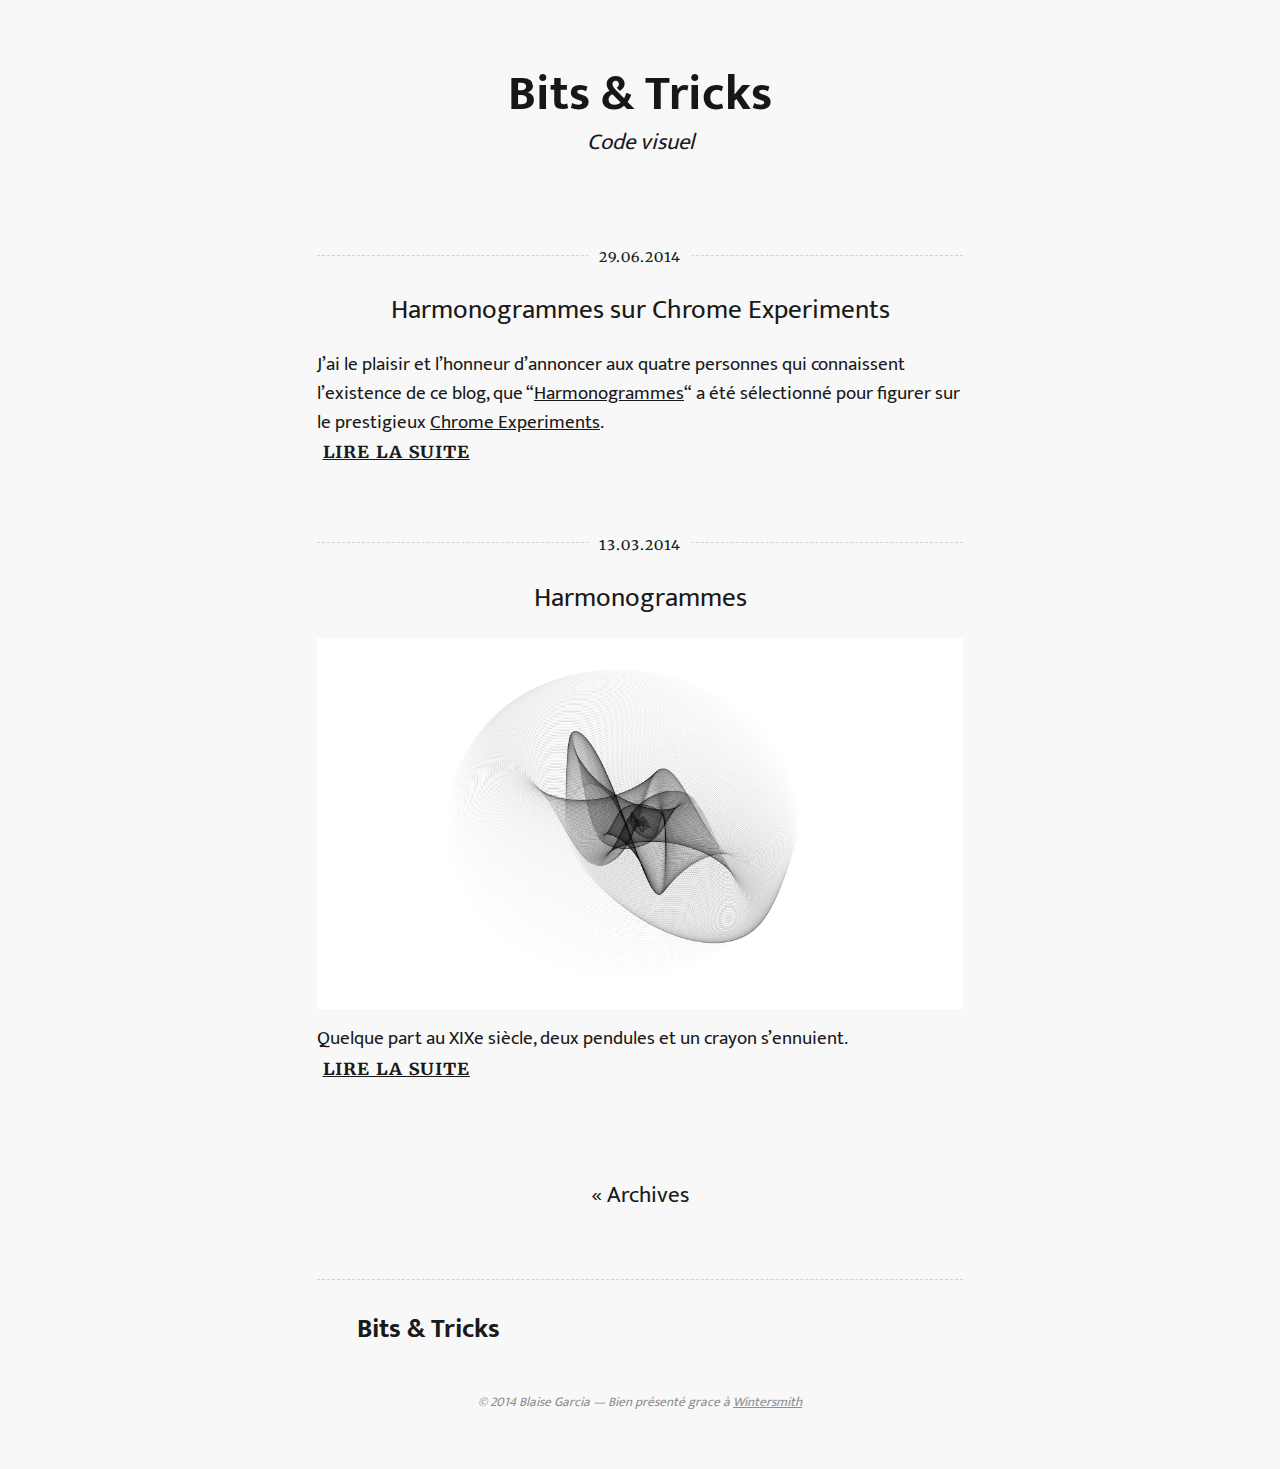
<file: index.html>
<!DOCTYPE html>
<html lang="fr">
  <head>
    <meta charset="utf-8">
    <meta http-equiv="X-UA-Compatible" content="IE=edge,chrome=1">
    <meta name="viewport" content="width=device-width">
    <title>Bits &amp; Tricks
    </title>
    <link rel="alternate" href="//feed.xml" type="application/rss+xml" title="Code visuel">
    <link rel="stylesheet" href="http://fonts.googleapis.com/css?family=Lora:400,700,400italic,700italic|Anonymous+Pro:400,700,400italic,700italic|Merriweather:400,700,300">
    <link rel="stylesheet" href="http://fonts.googleapis.com/css?family=Ek+Mukta:300,400&amp;subset=latin,latin-ext">
    <link rel="stylesheet" href="//netdna.bootstrapcdn.com/font-awesome/4.0.3/css/font-awesome.css">
    <link rel="stylesheet" href="/css/main.css">
    <script type="text/javascript" src="//ajax.googleapis.com/ajax/libs/jquery/1.11.0/jquery.min.js"></script>
    <script type="text/javascript" src="/js/SlideJS/jquery.slides.min.js"></script>
    <script type="text/javascript" src="/js/GAnalytics.js"></script>
  </head>
  <body>
    <header class="header">
      <div class="content-wrap">
        <div class="logo">
          <h1><a href="/">Bits &amp; Tricks</a></h1>
          <p class="description">Code visuel</p>
        </div>
      </div>
    </header>
    <div id="content">
      <div class="content-wrap">
        <article class="article intro">
          <header>
            <p class="date"><span>29.06.2014</span></p>
            <h2><a href="/articles/chrome-experiments/">Harmonogrammes sur Chrome Experiments</a></h2>
          </header>
          <section class="content"><style type="text/css">
    .article .content img[alt=Harmonogrammes] {
        width: 483px;
        text-align: center;
    }
</style>

<p>J’ai le plaisir et l’honneur d’annoncer aux quatre personnes qui connaissent l’existence de ce blog, que “<a href="/projets/harmonogrammes/" title="Harmonogrammes">Harmonogrammes</a>“ a été sélectionné pour figurer sur le prestigieux <a href="http://www.chromeexperiments.com/detail/harmonogrammes/" title="Visiter Chrome-Experiments">Chrome Experiments</a>.</p>
<p>
            <p class="more"><a href="/articles/chrome-experiments/" class="button">lire la suite</a></p>
          </section>
        </article>
        <article class="article intro">
          <header>
            <p class="date"><span>13.03.2014</span></p>
            <h2><a href="/articles/harmonogrammes/">Harmonogrammes</a></h2>
          </header>
          <section class="content"><style type="text/css">
    .article .content img[alt=Harmonographe] {
        width: 483px;
        text-align: center;
    }
</style>

<p><img src="/articles/harmonogrammes/img/1402434330671.png" alt="Harmonogramme"></p>
<p>Quelque part au XIXe siècle, deux pendules et un crayon&nbsp;s’ennuient.</p>
<p>
            <p class="more"><a href="/articles/harmonogrammes/" class="button">lire la suite</a></p>
          </section>
        </article>
      </div>
    </div>
    <footer>
      <div class="content-wrap">
        <div class="nav"><a href="/archive.html">« Archives</a>
        </div>
        <section class="about"><h1 id="bits-tricks">Bits &amp; Tricks</h1>

        </section>
        <section class="copy">
          <p>&copy; 2014 Blaise Garcia &mdash; Bien présenté grace à&nbsp;<a href="https://github.com/jnordberg/wintersmith">Wintersmith</a>
          </p>
        </section>
      </div>
    </footer>
  </body>
</html>
</file>
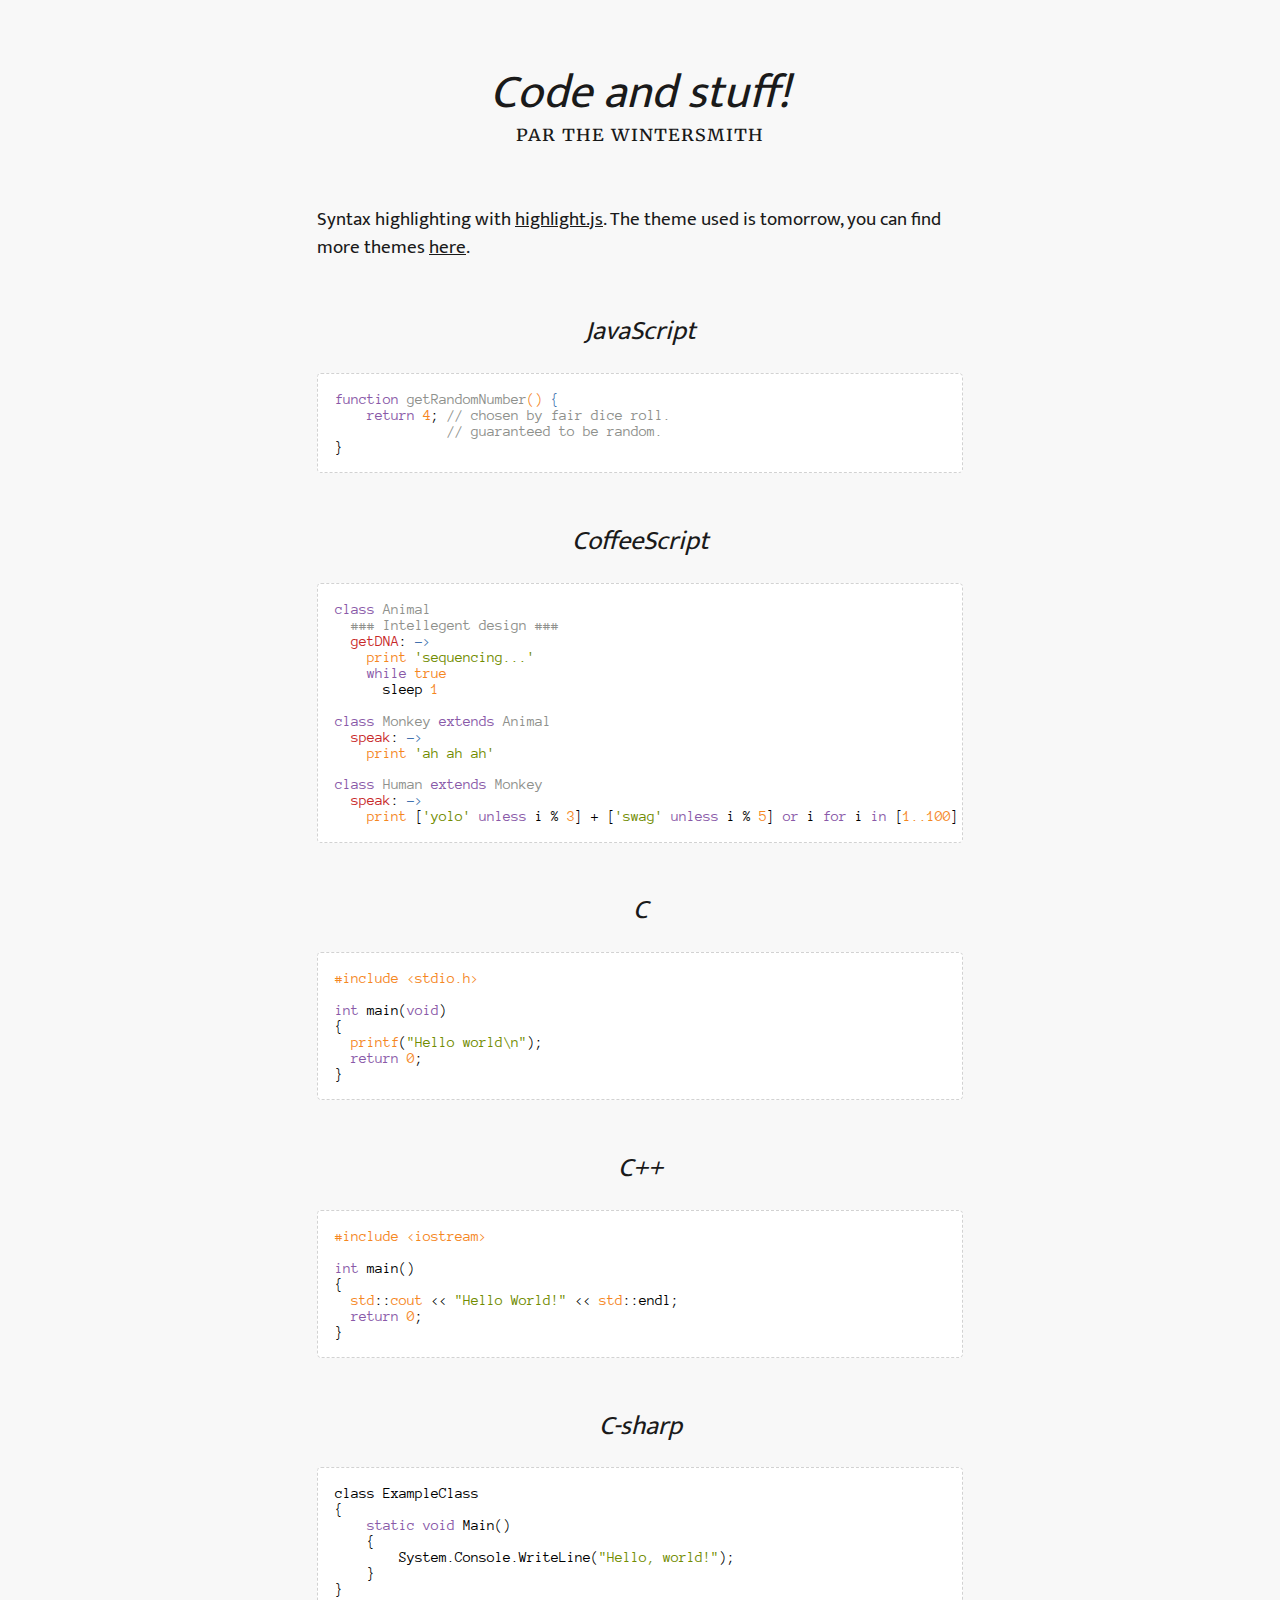
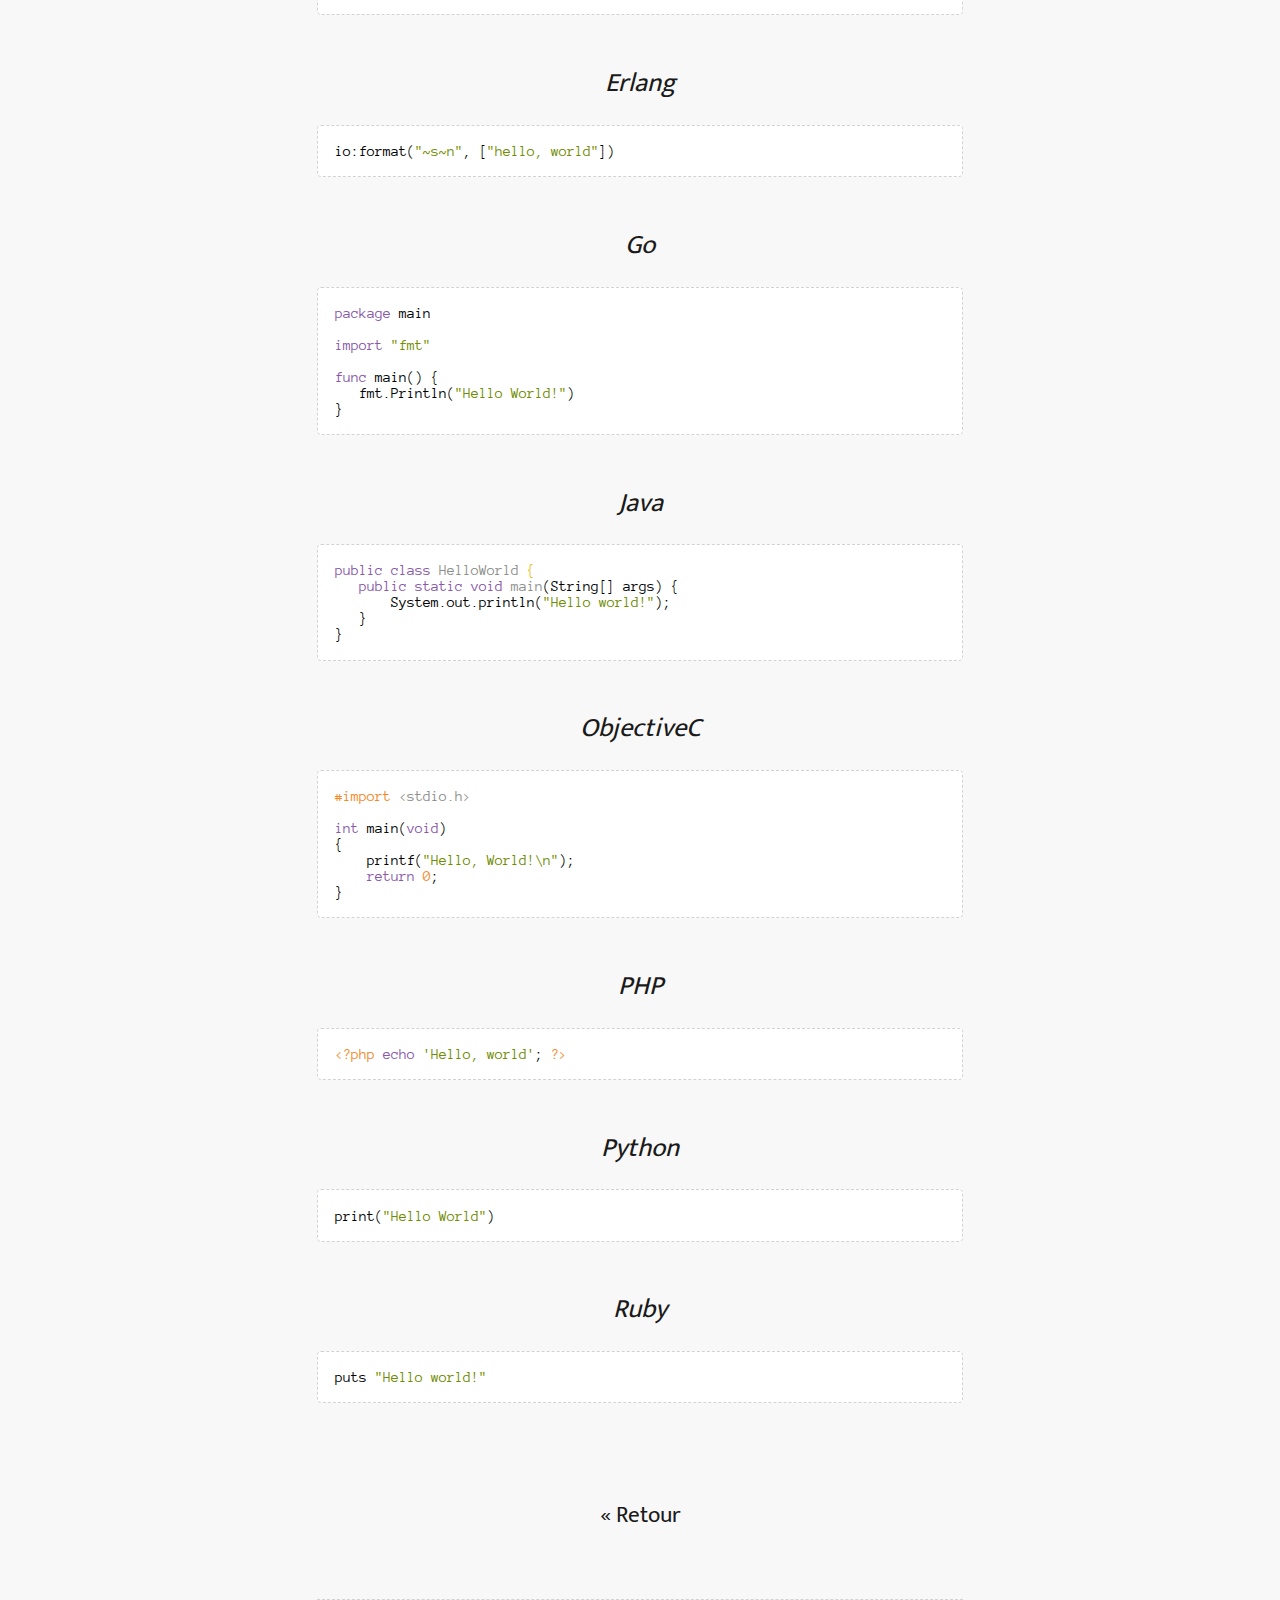
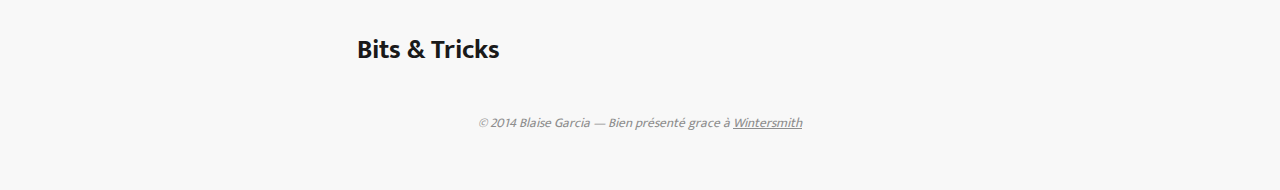
<file: articles/another-test/index.html>
<!DOCTYPE html>
<html lang="fr">
  <head>
    <meta charset="utf-8">
    <meta http-equiv="X-UA-Compatible" content="IE=edge,chrome=1">
    <meta name="viewport" content="width=device-width">
    <title>Code and stuff! - Bits &amp; Tricks
    </title>
    <link rel="alternate" href="//feed.xml" type="application/rss+xml" title="Code visuel">
    <link rel="stylesheet" href="http://fonts.googleapis.com/css?family=Lora:400,700,400italic,700italic|Anonymous+Pro:400,700,400italic,700italic|Merriweather:400,700,300">
    <link rel="stylesheet" href="http://fonts.googleapis.com/css?family=Ek+Mukta:300,400&amp;subset=latin,latin-ext">
    <link rel="stylesheet" href="//netdna.bootstrapcdn.com/font-awesome/4.0.3/css/font-awesome.css">
    <link rel="stylesheet" href="/css/main.css">
    <script type="text/javascript" src="//ajax.googleapis.com/ajax/libs/jquery/1.11.0/jquery.min.js"></script>
    <script type="text/javascript" src="/js/SlideJS/jquery.slides.min.js"></script>
    <script type="text/javascript" src="/js/GAnalytics.js"></script>
  </head>
  <body class="article-detail">
    <header class="header">
      <div class="content-wrap">
        <h1>Code and stuff!</h1>
        <p class="author">Par <span class="author"><a href="mailto:the@wintersmith.eu">The Wintersmith</a></span>
        </p>
      </div>
    </header>
    <div id="content">
      <div class="content-wrap">
        <article class="article">
          <section class="content"><p>Syntax highlighting with <a href="http://softwaremaniacs.org/soft/highlight/en/">highlight.js</a>.
The theme used is tomorrow, you can find more themes <a href="http://jmblog.github.io/color-themes-for-highlightjs/">here</a>.</p>
<p><span class="more"></span></p>
<h3 id="javascript">JavaScript</h3>
<pre><code class="lang-javascript"><span class="function"><span class="keyword">function</span> <span class="title">getRandomNumber</span><span class="params">()</span> {</span>
    <span class="keyword">return</span> <span class="number">4</span>; <span class="comment">// chosen by fair dice roll.</span>
              <span class="comment">// guaranteed to be random.</span>
}
</code></pre>
<h3 id="coffeescript">CoffeeScript</h3>
<pre><code class="lang-coffeescript"><span class="class"><span class="keyword">class</span> <span class="title">Animal</span></span>
  <span class="comment">### Intellegent design ###</span>
  <span class="attribute">getDNA</span>:<span class="function"> -&gt;</span>
    <span class="built_in">print</span> <span class="string">'sequencing...'</span>
    <span class="keyword">while</span> <span class="literal">true</span>
      sleep <span class="number">1</span>

<span class="class"><span class="keyword">class</span> <span class="title">Monkey</span> <span class="keyword">extends</span> <span class="title">Animal</span></span>
  <span class="attribute">speak</span>:<span class="function"> -&gt;</span>
    <span class="built_in">print</span> <span class="string">'ah ah ah'</span>

<span class="class"><span class="keyword">class</span> <span class="title">Human</span> <span class="keyword">extends</span> <span class="title">Monkey</span></span>
  <span class="attribute">speak</span>:<span class="function"> -&gt;</span>
    <span class="built_in">print</span> [<span class="string">'yolo'</span> <span class="keyword">unless</span> i % <span class="number">3</span>] + [<span class="string">'swag'</span> <span class="keyword">unless</span> i % <span class="number">5</span>] <span class="keyword">or</span> i <span class="keyword">for</span> i <span class="keyword">in</span> [<span class="number">1.</span><span class="number">.100</span>]
</code></pre>
<h3 id="c">C</h3>
<pre><code class="lang-c"><span class="preprocessor">#include &lt;stdio.h&gt;</span>

<span class="keyword">int</span> main(<span class="keyword">void</span>)
{
  <span class="built_in">printf</span>(<span class="string">"Hello world\n"</span>);
  <span class="keyword">return</span> <span class="number">0</span>;
}
</code></pre>
<h3 id="c-">C++</h3>
<pre><code class="lang-cpp"><span class="preprocessor">#include &lt;iostream&gt;</span>

<span class="keyword">int</span> main()
{
  <span class="built_in">std</span>::<span class="built_in">cout</span> &lt;&lt; <span class="string">"Hello World!"</span> &lt;&lt; <span class="built_in">std</span>::endl;
  <span class="keyword">return</span> <span class="number">0</span>;
}
</code></pre>
<h3 id="c-sharp">C-sharp</h3>
<pre><code class="lang-cs">class ExampleClass
{
    <span class="keyword">static</span> <span class="keyword">void</span> Main()
    {
        System.Console.WriteLine(<span class="string">"Hello, world!"</span>);
    }
}
</code></pre>
<h3 id="erlang">Erlang</h3>
<pre><code class="lang-erlang">io:format(<span class="string">"~s~n"</span>, [<span class="string">"hello, world"</span>])
</code></pre>
<h3 id="go">Go</h3>
<pre><code class="lang-go"><span class="keyword">package</span> main

<span class="keyword">import</span> <span class="string">"fmt"</span>

<span class="keyword">func</span> main() {
   fmt.Println(<span class="string">"Hello World!"</span>)
}
</code></pre>
<h3 id="java">Java</h3>
<pre><code class="lang-java"><span class="keyword">public</span> <span class="class"><span class="keyword">class</span> <span class="title">HelloWorld</span> {</span>
   <span class="keyword">public</span> <span class="keyword">static</span> <span class="keyword">void</span> <span class="title">main</span>(String[] args) {
       System.out.println(<span class="string">"Hello world!"</span>);
   }
}
</code></pre>
<h3 id="objectivec">ObjectiveC</h3>
<pre><code class="lang-objectivec"><span class="preprocessor">#import <span class="title">&lt;stdio.h&gt;</span></span>

<span class="keyword">int</span> main(<span class="keyword">void</span>)
{
    printf(<span class="string">"Hello, World!\n"</span>);
    <span class="keyword">return</span> <span class="number">0</span>;
}
</code></pre>
<h3 id="php"><span class="caps">PHP</span></h3>
<pre><code class="lang-php"><span class="preprocessor">&lt;?php</span> <span class="keyword">echo</span> <span class="string">'Hello, world'</span>; <span class="preprocessor">?&gt;</span>
</code></pre>
<h3 id="python">Python</h3>
<pre><code class="lang-python">print(<span class="string">"Hello World"</span>)
</code></pre>
<h3 id="ruby">Ruby</h3>
<pre><code class="lang-ruby">puts <span class="string">"Hello world!"</span>
</code></pre>
</section>
        </article>
      </div>
    </div>
    <footer>
      <div class="content-wrap">
        <div class="nav"><a href="/">« Retour</a></div>
        <section class="about"><h1 id="bits-tricks">Bits &amp; Tricks</h1>

        </section>
        <section class="copy">
          <p>&copy; 2014 Blaise Garcia &mdash; Bien présenté grace à&nbsp;<a href="https://github.com/jnordberg/wintersmith">Wintersmith</a>
          </p>
        </section>
      </div>
    </footer>
  </body>
</html>
</file>
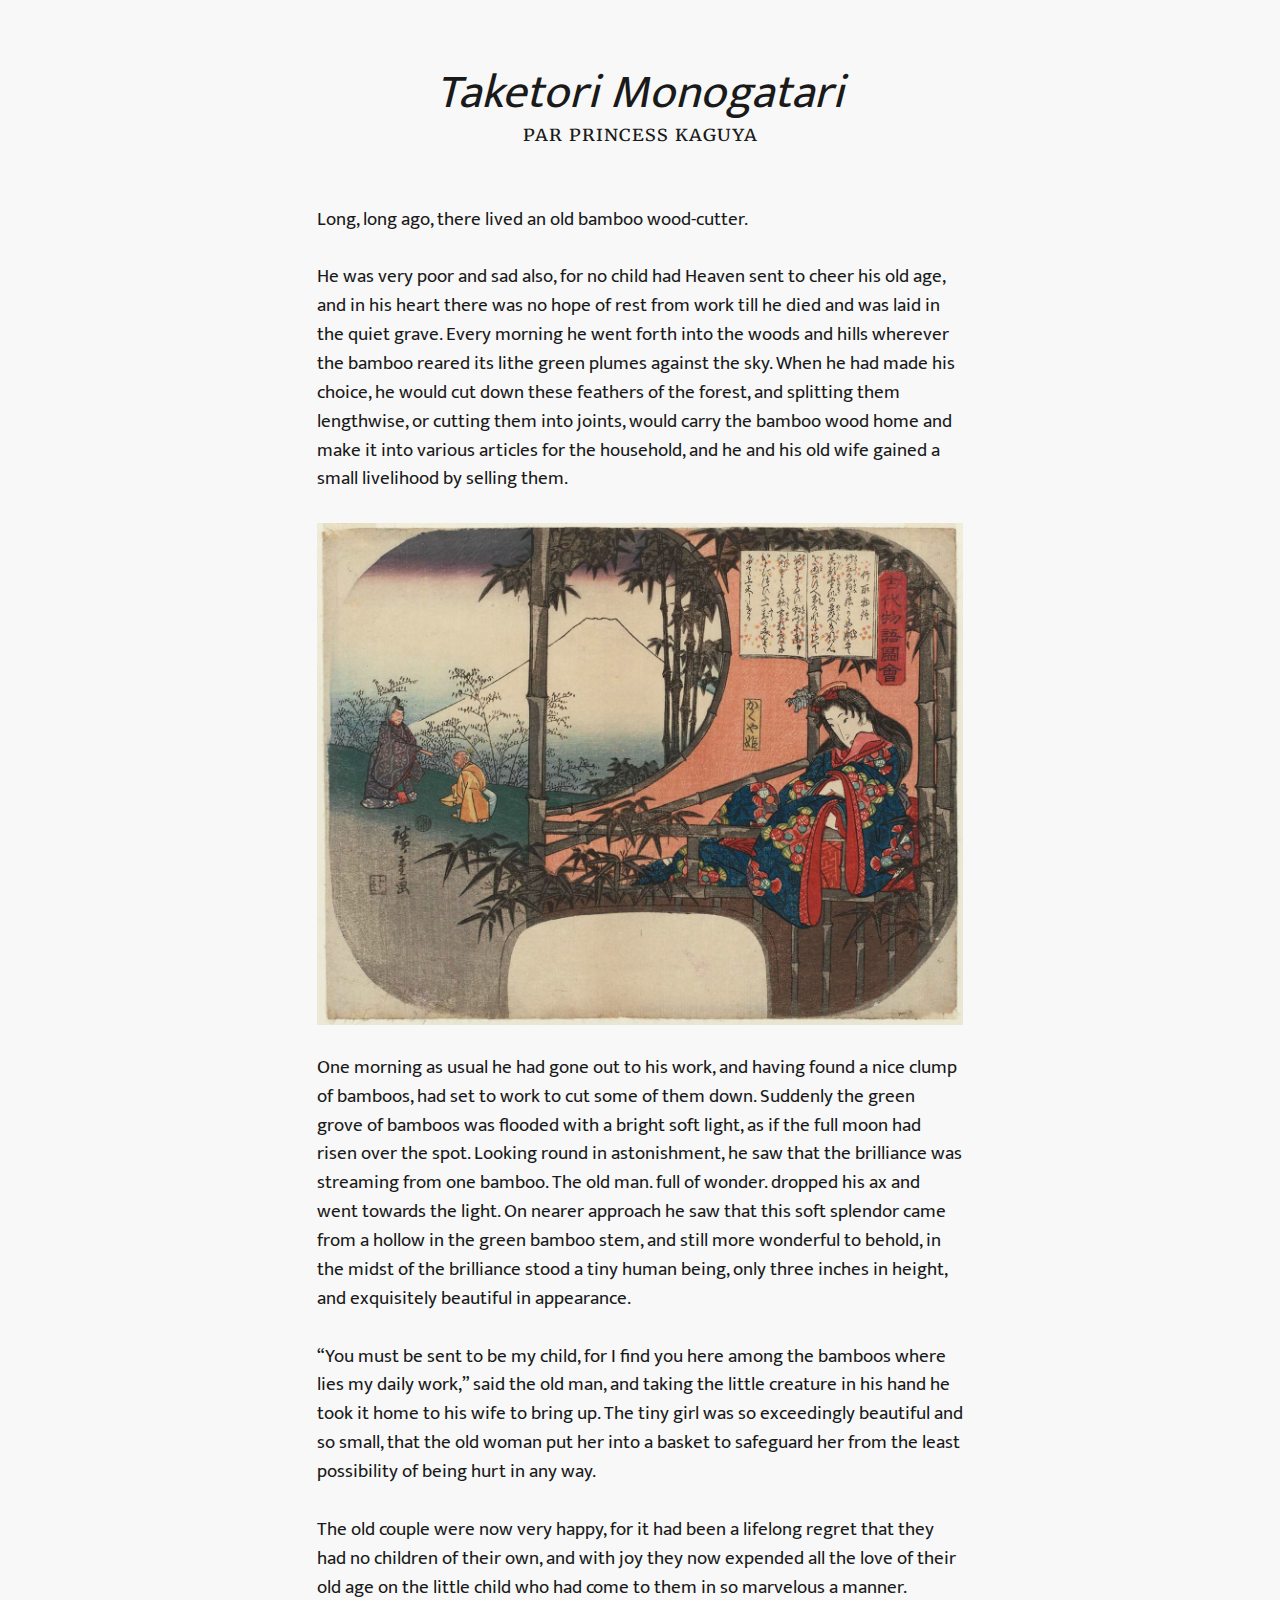
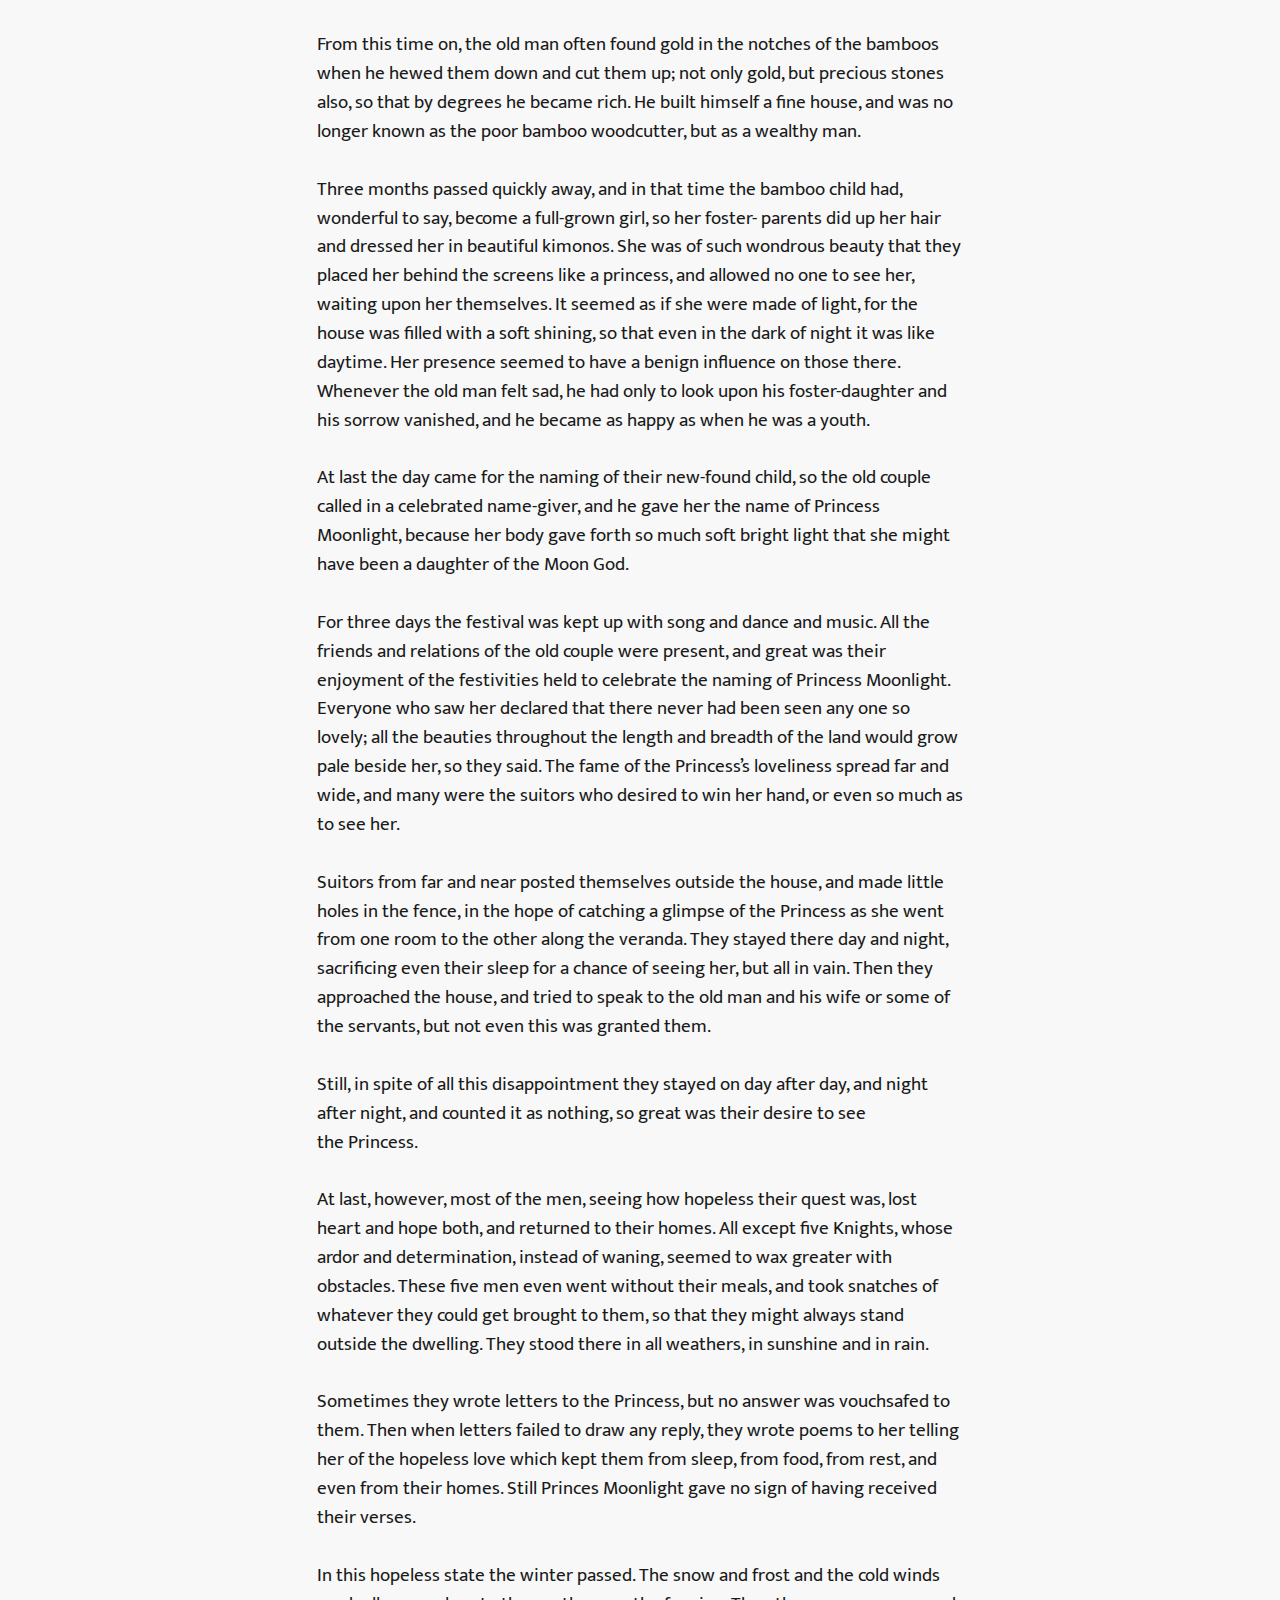
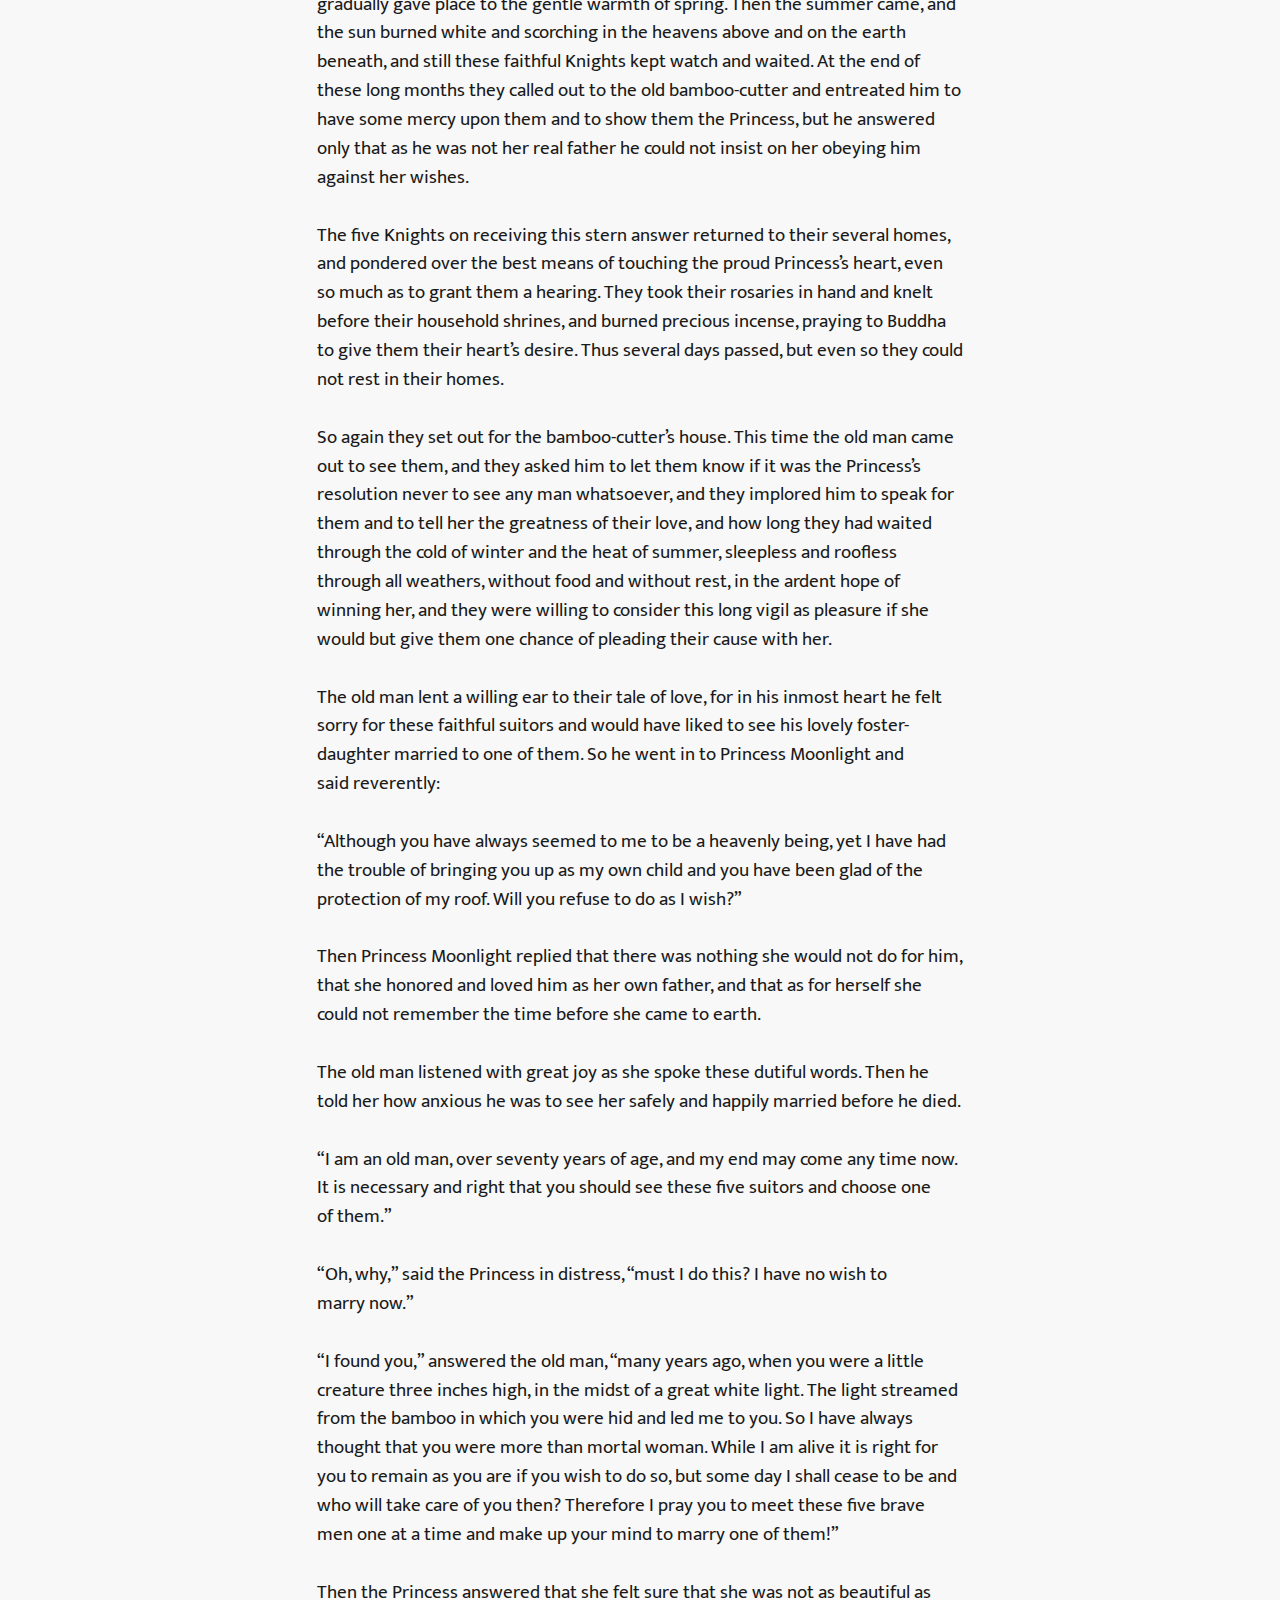
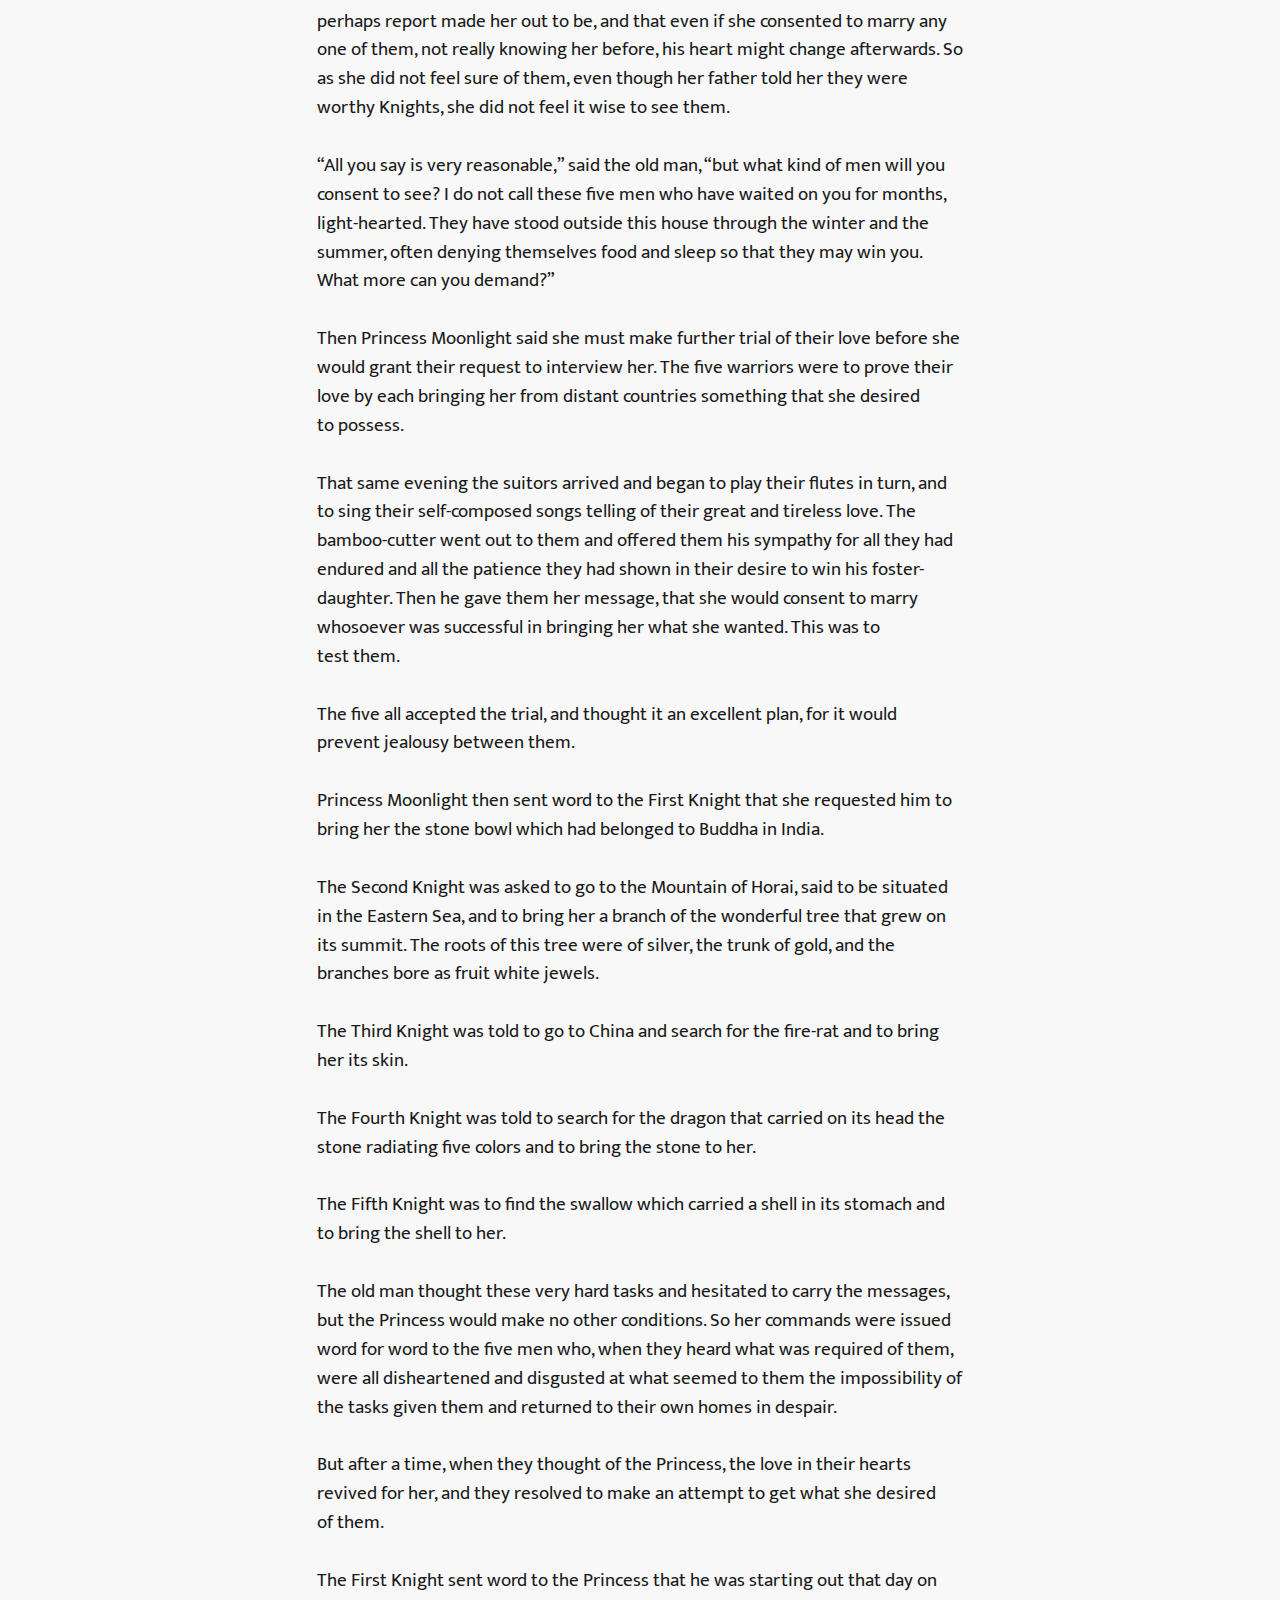
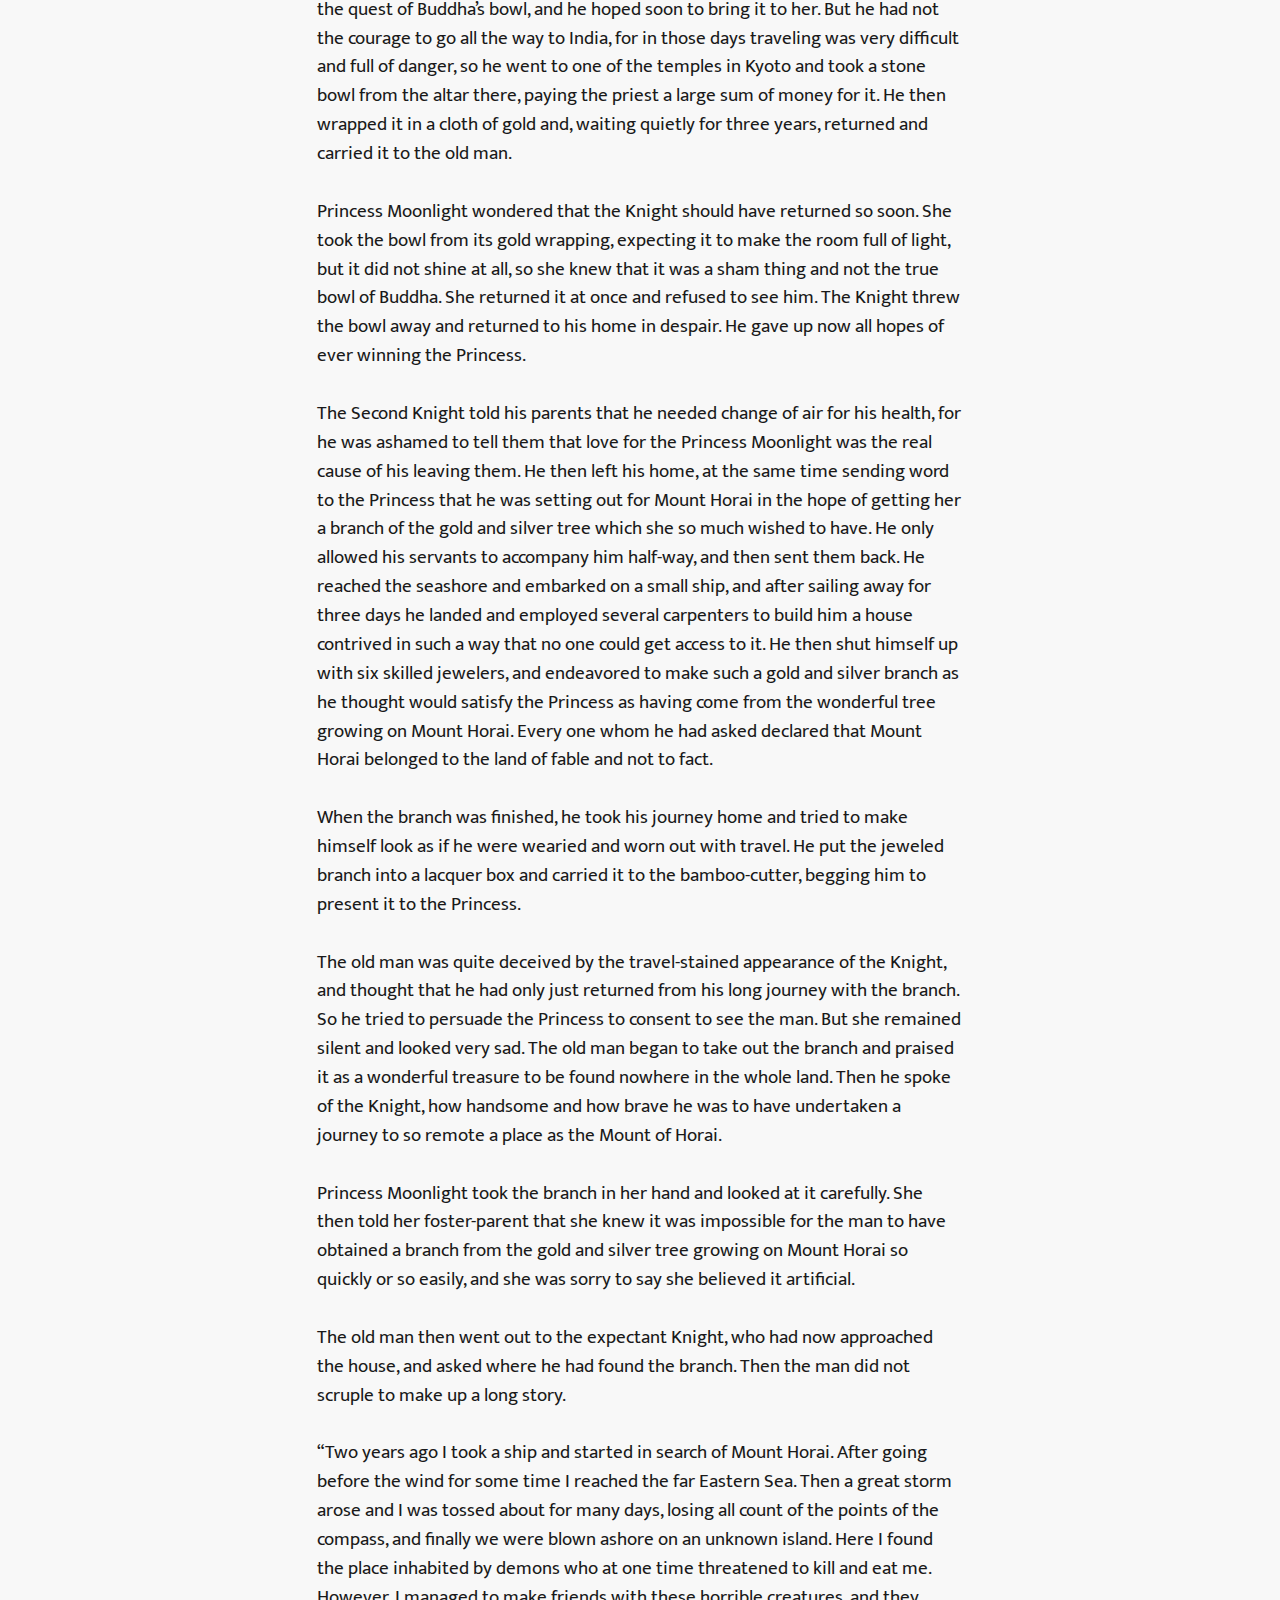
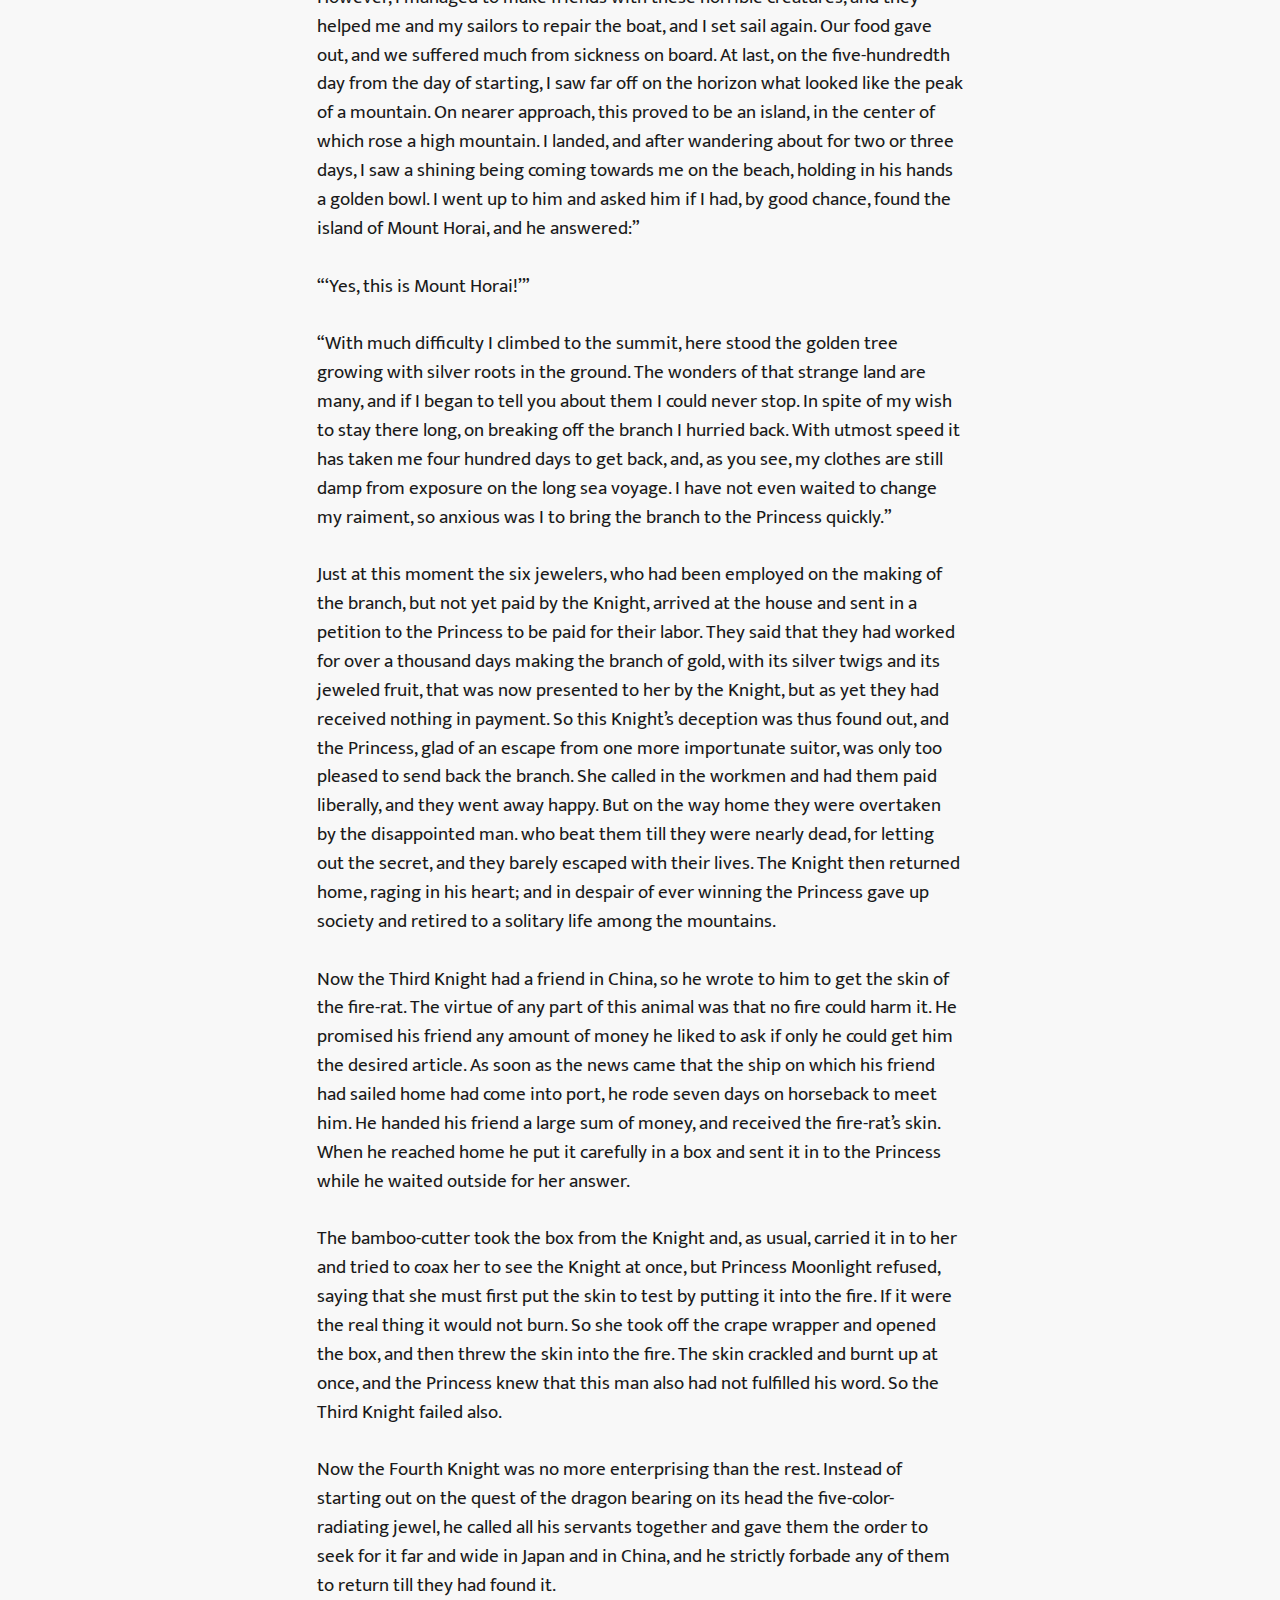
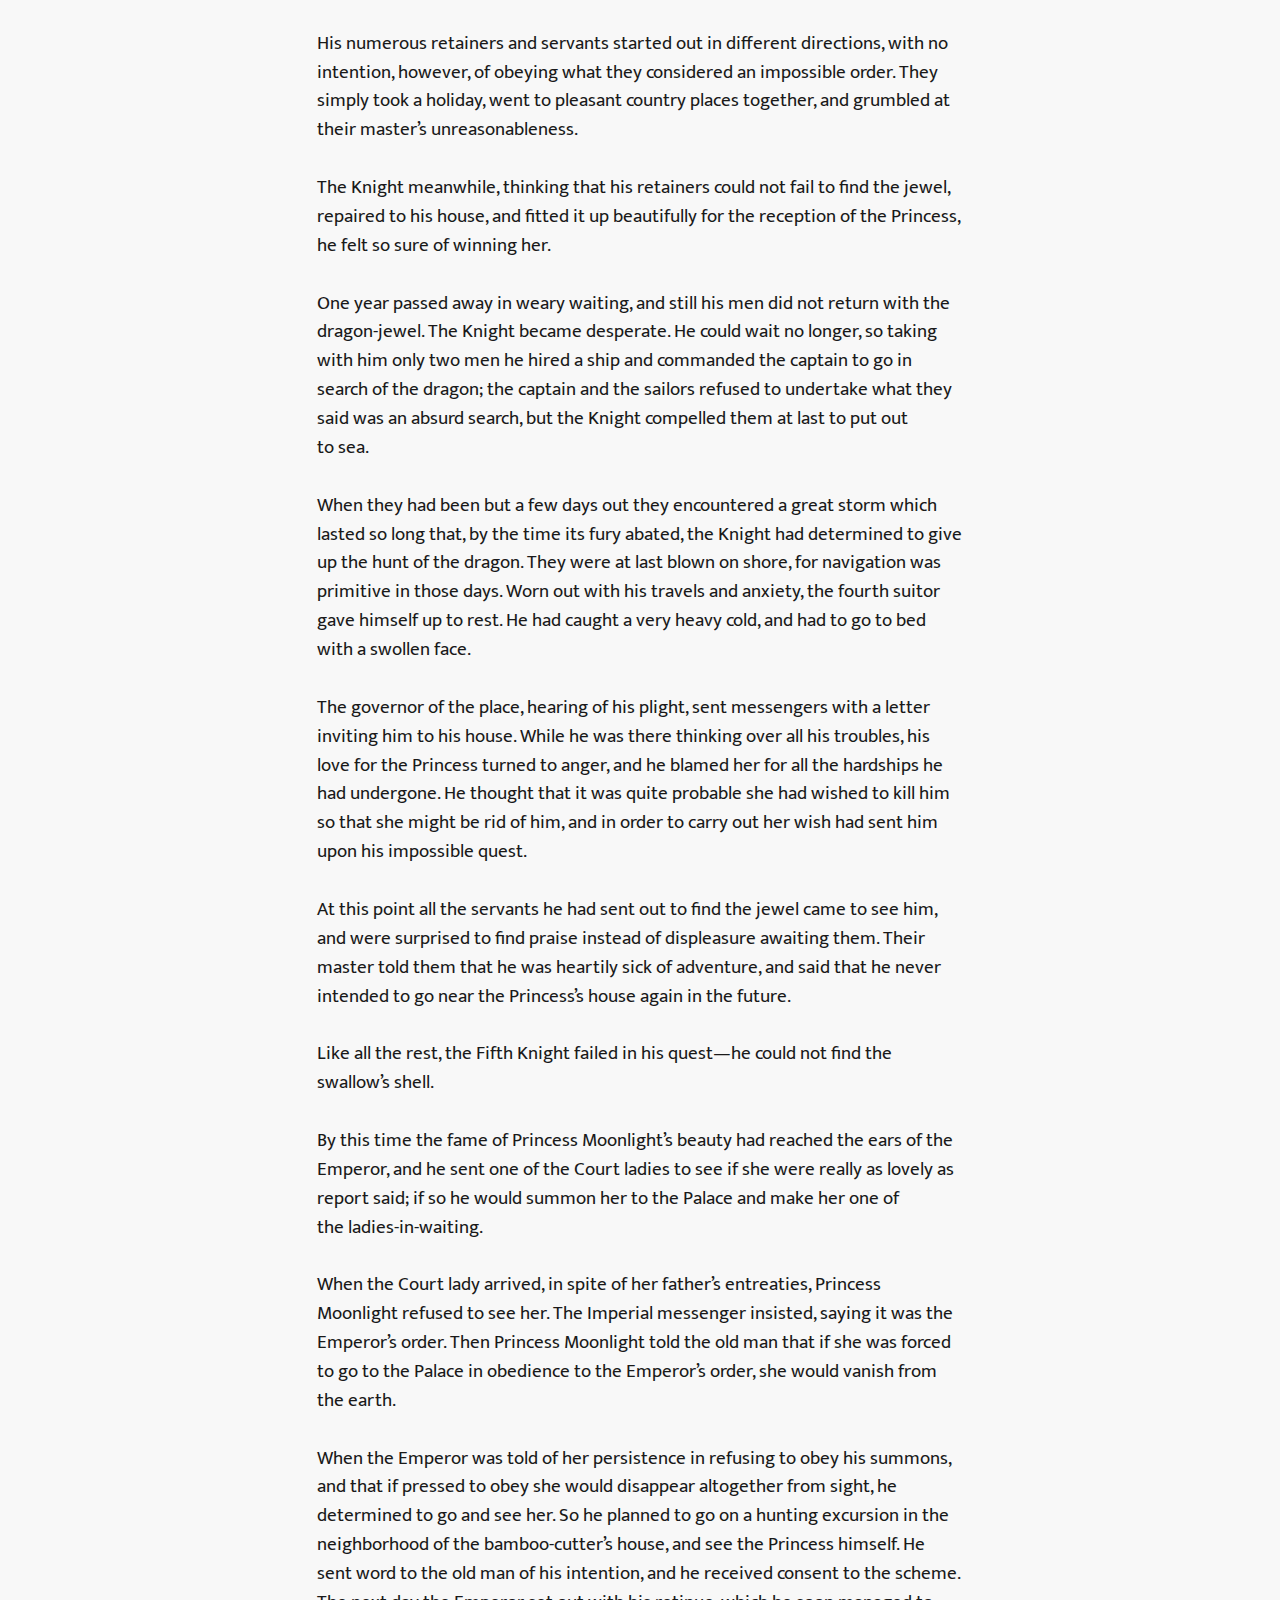
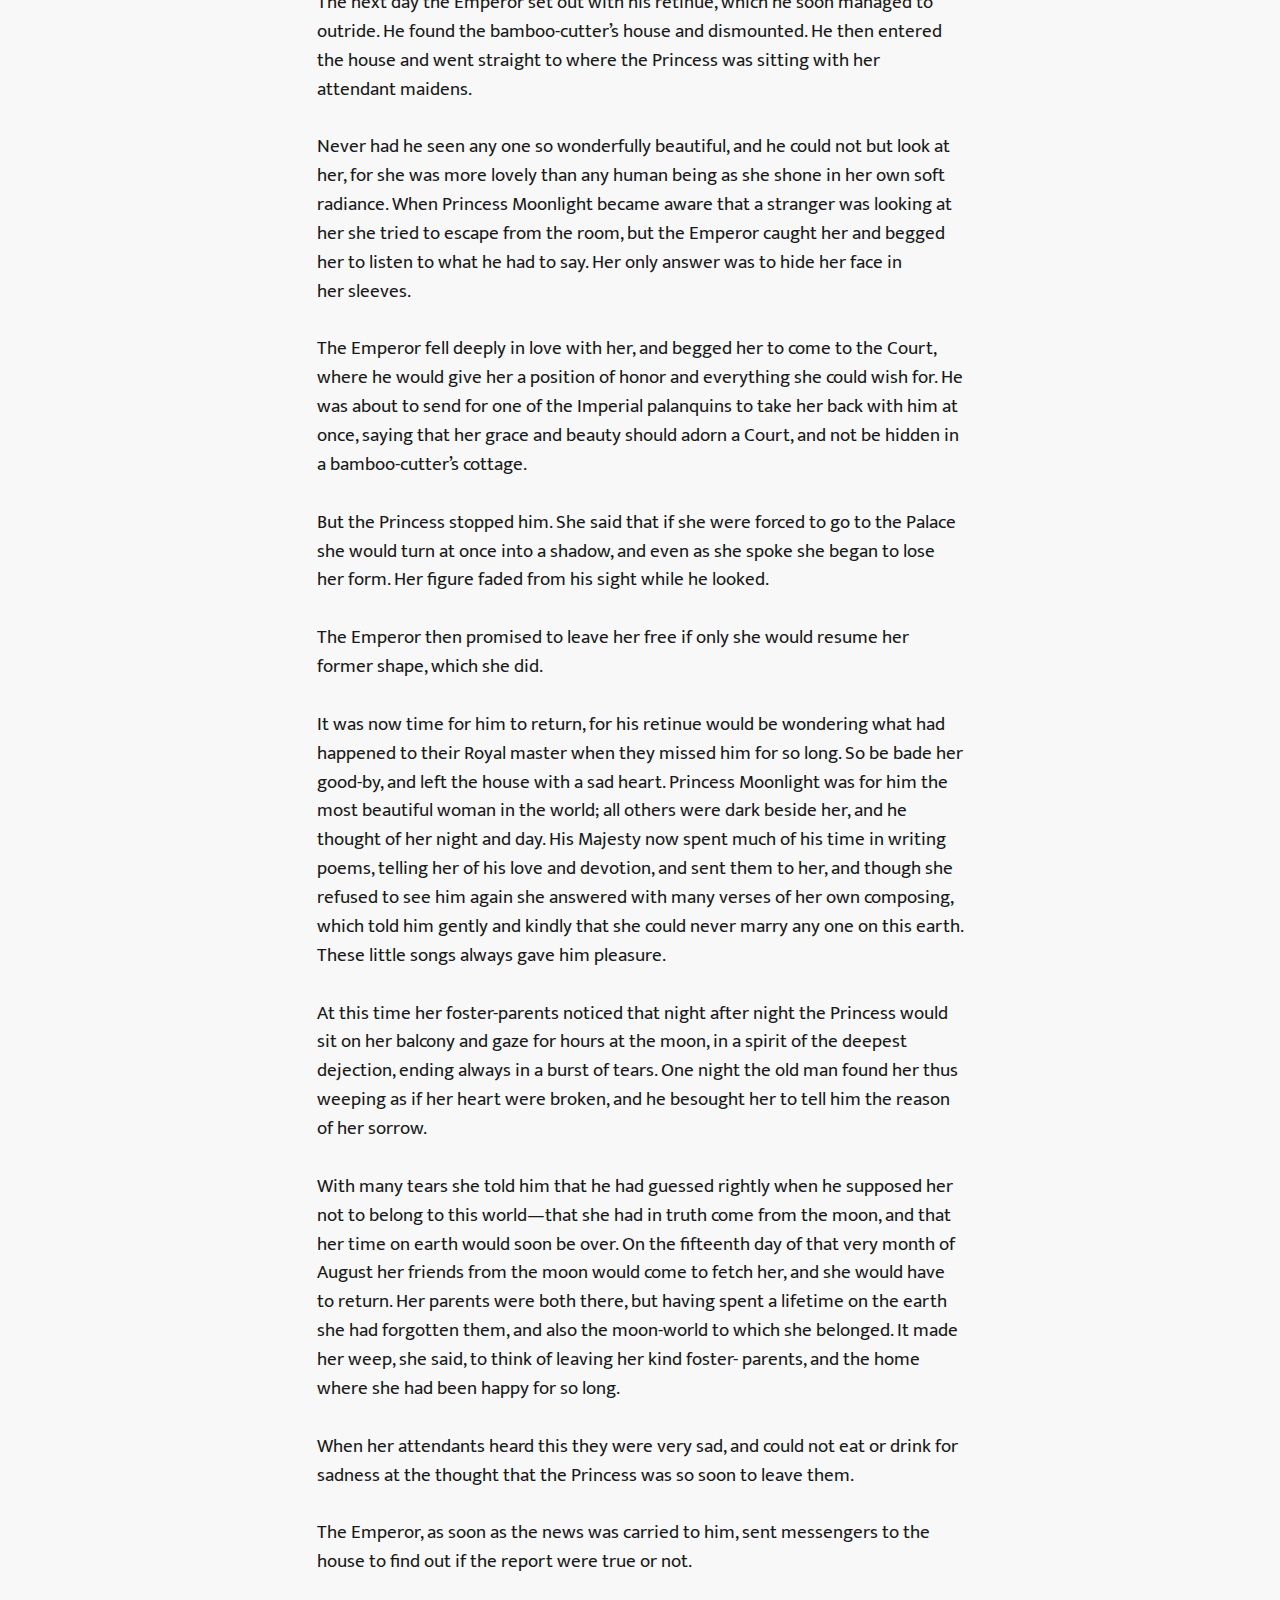
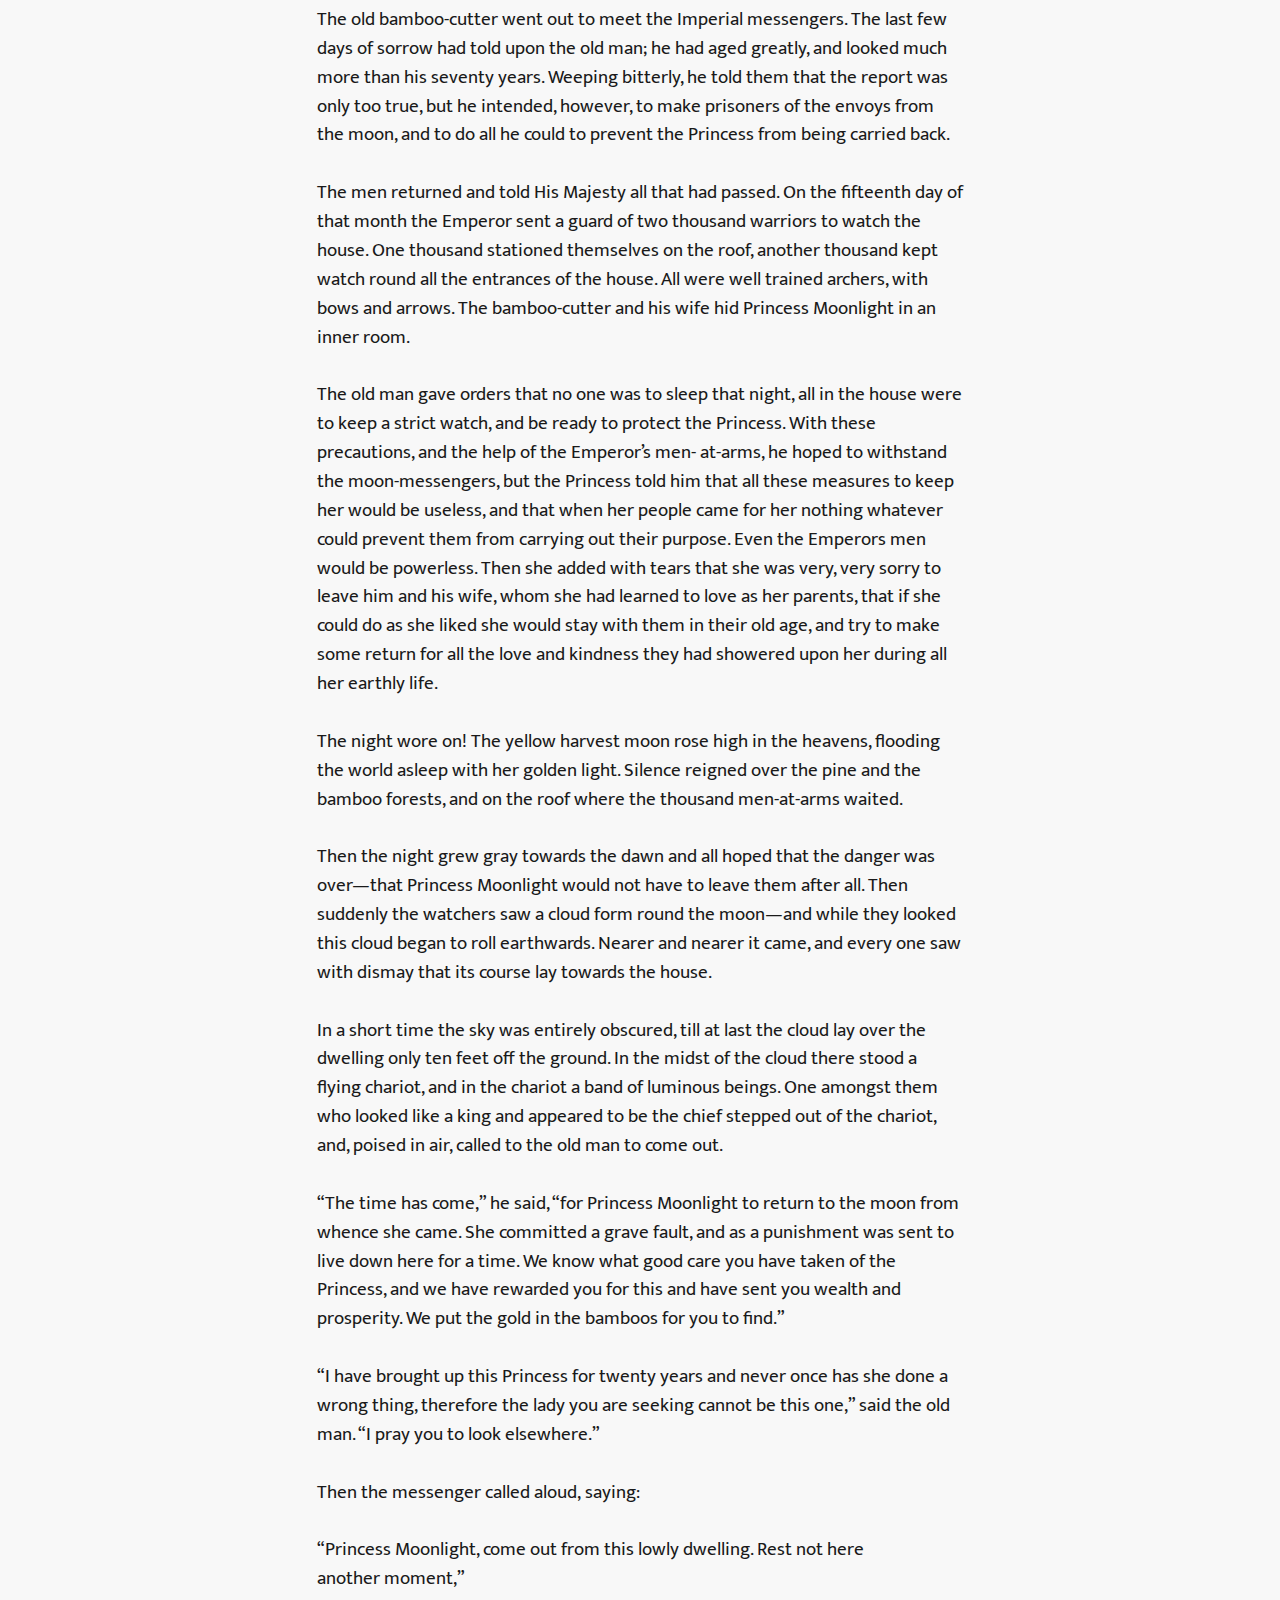
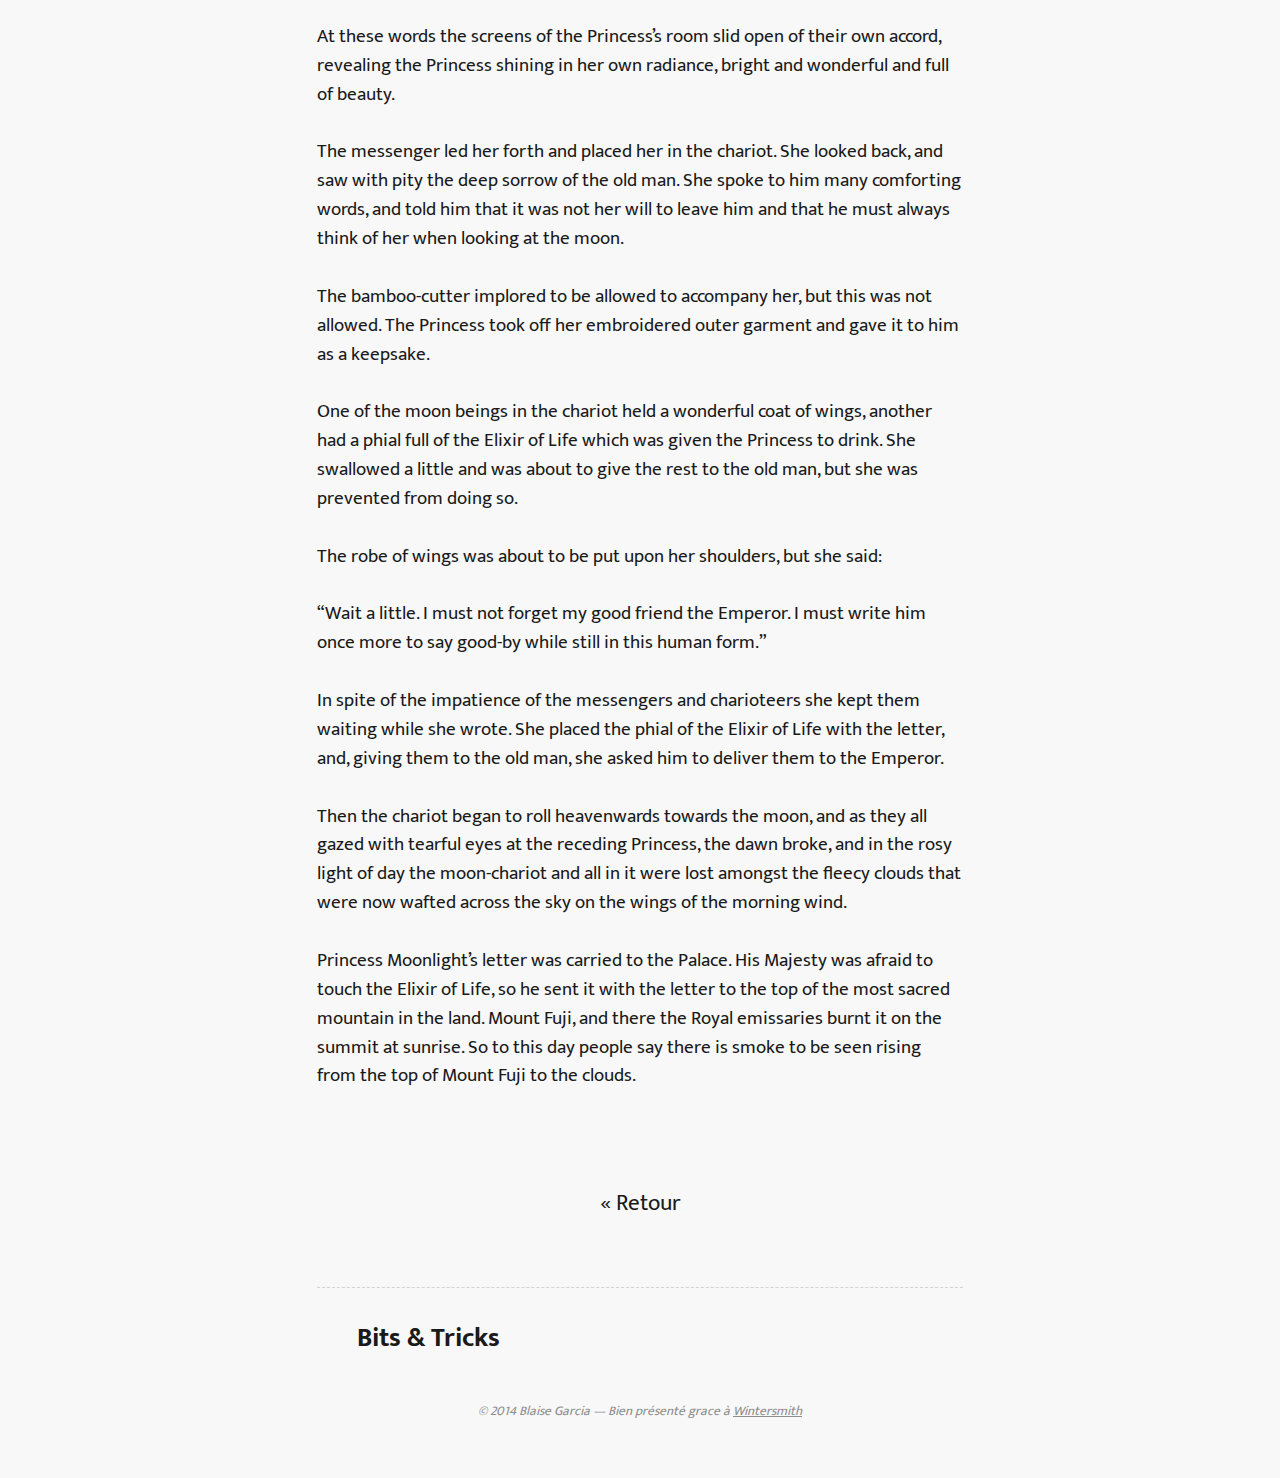
<file: articles/bamboo-cutter/index.html>
<!DOCTYPE html>
<html lang="fr">
  <head>
    <meta charset="utf-8">
    <meta http-equiv="X-UA-Compatible" content="IE=edge,chrome=1">
    <meta name="viewport" content="width=device-width">
    <title>Taketori Monogatari - Bits &amp; Tricks
    </title>
    <link rel="alternate" href="//feed.xml" type="application/rss+xml" title="Code visuel">
    <link rel="stylesheet" href="http://fonts.googleapis.com/css?family=Lora:400,700,400italic,700italic|Anonymous+Pro:400,700,400italic,700italic|Merriweather:400,700,300">
    <link rel="stylesheet" href="http://fonts.googleapis.com/css?family=Ek+Mukta:300,400&amp;subset=latin,latin-ext">
    <link rel="stylesheet" href="//netdna.bootstrapcdn.com/font-awesome/4.0.3/css/font-awesome.css">
    <link rel="stylesheet" href="/css/main.css">
    <script type="text/javascript" src="//ajax.googleapis.com/ajax/libs/jquery/1.11.0/jquery.min.js"></script>
    <script type="text/javascript" src="/js/SlideJS/jquery.slides.min.js"></script>
    <script type="text/javascript" src="/js/GAnalytics.js"></script>
  </head>
  <body class="article-detail">
    <header class="header">
      <div class="content-wrap">
        <h1>Taketori Monogatari</h1>
        <p class="author">Par <span class="author">Princess Kaguya</span>
        </p>
      </div>
    </header>
    <div id="content">
      <div class="content-wrap">
        <article class="article">
          <section class="content"><p>Long, long ago, there lived an old bamboo&nbsp;wood-cutter.</p>
<p>He was very poor and sad also, for no child had Heaven sent to cheer his old age, and in his heart there was no hope of rest from work till he died and was laid in the quiet grave. Every morning he went forth into the woods and hills wherever the bamboo reared its lithe green plumes against the sky. When he had made his choice, he would cut down these feathers of the forest, and splitting them lengthwise, or cutting them into joints, would carry the bamboo wood home and make it into various articles for the household, and he and his old wife gained a small livelihood by selling&nbsp;them.</p>
<p><span class="more"></span></p>
<p><img src="/articles/bamboo-cutter/taketori_monogatari.jpg" alt="Taketori Monogatari"></p>
<p>One morning as usual he had gone out to his work, and having found a nice clump of bamboos, had set to work to cut some of them down. Suddenly the green grove of bamboos was flooded with a bright soft light, as if the full moon had risen over the spot. Looking round in astonishment, he saw that the brilliance was streaming from one bamboo. The old man. full of wonder. dropped his ax and went towards the light. On nearer approach he saw that this soft splendor came from a hollow in the green bamboo stem, and still more wonderful to behold, in the midst of the brilliance stood a tiny human being, only three inches in height, and exquisitely beautiful in&nbsp;appearance.</p>
<p>“You must be sent to be my child, for I find you here among the bamboos where lies my daily work,” said the old man, and taking the little creature in his hand he took it home to his wife to bring up. The tiny girl was so exceedingly beautiful and so small, that the old woman put her into a basket to safeguard her from the least possibility of being hurt in any&nbsp;way.</p>
<p>The old couple were now very happy, for it had been a lifelong regret that they had no children of their own, and with joy they now expended all the love of their old age on the little child who had come to them in so marvelous a&nbsp;manner.</p>
<p>From this time on, the old man often found gold in the notches of the bamboos when he hewed them down and cut them up; not only gold, but precious stones also, so that by degrees he became rich. He built himself a fine house, and was no longer known as the poor bamboo woodcutter, but as a wealthy&nbsp;man.</p>
<p>Three months passed quickly away, and in that time the bamboo child had, wonderful to say, become a full-grown girl, so her foster- parents did up her hair and dressed her in beautiful kimonos. She was of such wondrous beauty that they placed her behind the screens like a princess, and allowed no one to see her, waiting upon her themselves. It seemed as if she were made of light, for the house was filled with a soft shining, so that even in the dark of night it was like daytime. Her presence seemed to have a benign influence on those there. Whenever the old man felt sad, he had only to look upon his foster-daughter and his sorrow vanished, and he became as happy as when he was a&nbsp;youth.</p>
<p>At last the day came for the naming of their new-found child, so the old couple called in a celebrated name-giver, and he gave her the name of Princess Moonlight, because her body gave forth so much soft bright light that she might have been a daughter of the Moon&nbsp;God.</p>
<p>For three days the festival was kept up with song and dance and music. All the friends and relations of the old couple were present, and great was their enjoyment of the festivities held to celebrate the naming of Princess Moonlight. Everyone who saw her declared that there never had been seen any one so lovely; all the beauties throughout the length and breadth of the land would grow pale beside her, so they said. The fame of the Princess’s loveliness spread far and wide, and many were the suitors who desired to win her hand, or even so much as to see&nbsp;her.</p>
<p>Suitors from far and near posted themselves outside the house, and made little holes in the fence, in the hope of catching a glimpse of the Princess as she went from one room to the other along the veranda. They stayed there day and night, sacrificing even their sleep for a chance of seeing her, but all in vain. Then they approached the house, and tried to speak to the old man and his wife or some of the servants, but not even this was granted&nbsp;them.</p>
<p>Still, in spite of all this disappointment they stayed on day after day, and night after night, and counted it as nothing, so great was their desire to see the&nbsp;Princess.</p>
<p>At last, however, most of the men, seeing how hopeless their quest was, lost heart and hope both, and returned to their homes. All except five Knights, whose ardor and determination, instead of waning, seemed to wax greater with obstacles. These five men even went without their meals, and took snatches of whatever they could get brought to them, so that they might always stand outside the dwelling. They stood there in all weathers, in sunshine and in&nbsp;rain.</p>
<p>Sometimes they wrote letters to the Princess, but no answer was vouchsafed to them. Then when letters failed to draw any reply, they wrote poems to her telling her of the hopeless love which kept them from sleep, from food, from rest, and even from their homes. Still Princes Moonlight gave no sign of having received their&nbsp;verses.</p>
<p>In this hopeless state the winter passed. The snow and frost and the cold winds gradually gave place to the gentle warmth of spring. Then the summer came, and the sun burned white and scorching in the heavens above and on the earth beneath, and still these faithful Knights kept watch and waited. At the end of these long months they called out to the old bamboo-cutter and entreated him to have some mercy upon them and to show them the Princess, but he answered only that as he was not her real father he could not insist on her obeying him against her&nbsp;wishes.</p>
<p>The five Knights on receiving this stern answer returned to their several homes, and pondered over the best means of touching the proud Princess’s heart, even so much as to grant them a hearing. They took their rosaries in hand and knelt before their household shrines, and burned precious incense, praying to Buddha to give them their heart’s desire. Thus several days passed, but even so they could not rest in their&nbsp;homes.</p>
<p>So again they set out for the bamboo-cutter’s house. This time the old man came out to see them, and they asked him to let them know if it was the Princess’s resolution never to see any man whatsoever, and they implored him to speak for them and to tell her the greatness of their love, and how long they had waited through the cold of winter and the heat of summer, sleepless and roofless through all weathers, without food and without rest, in the ardent hope of winning her, and they were willing to consider this long vigil as pleasure if she would but give them one chance of pleading their cause with&nbsp;her.</p>
<p>The old man lent a willing ear to their tale of love, for in his inmost heart he felt sorry for these faithful suitors and would have liked to see his lovely foster-daughter married to one of them. So he went in to Princess Moonlight and said&nbsp;reverently:</p>
<p>“Although you have always seemed to me to be a heavenly being, yet I have had the trouble of bringing you up as my own child and you have been glad of the protection of my roof. Will you refuse to do as I&nbsp;wish?”</p>
<p>Then Princess Moonlight replied that there was nothing she would not do for him, that she honored and loved him as her own father, and that as for herself she could not remember the time before she came to&nbsp;earth.</p>
<p>The old man listened with great joy as she spoke these dutiful words. Then he told her how anxious he was to see her safely and happily married before he&nbsp;died.</p>
<p>“I am an old man, over seventy years of age, and my end may come any time now. It is necessary and right that you should see these five suitors and choose one of&nbsp;them.”</p>
<p>“Oh, why,” said the Princess in distress, “must I do this? I have no wish to marry&nbsp;now.”</p>
<p>“I found you,” answered the old man, “many years ago, when you were a little creature three inches high, in the midst of a great white light. The light streamed from the bamboo in which you were hid and led me to you. So I have always thought that you were more than mortal woman. While I am alive it is right for you to remain as you are if you wish to do so, but some day I shall cease to be and who will take care of you then? Therefore I pray you to meet these five brave men one at a time and make up your mind to marry one of&nbsp;them!”</p>
<p>Then the Princess answered that she felt sure that she was not as beautiful as perhaps report made her out to be, and that even if she consented to marry any one of them, not really knowing her before, his heart might change afterwards. So as she did not feel sure of them, even though her father told her they were worthy Knights, she did not feel it wise to see&nbsp;them.</p>
<p>“All you say is very reasonable,” said the old man, “but what kind of men will you consent to see? I do not call these five men who have waited on you for months, light-hearted. They have stood outside this house through the winter and the summer, often denying themselves food and sleep so that they may win you. What more can you&nbsp;demand?”</p>
<p>Then Princess Moonlight said she must make further trial of their love before she would grant their request to interview her. The five warriors were to prove their love by each bringing her from distant countries something that she desired to&nbsp;possess.</p>
<p>That same evening the suitors arrived and began to play their flutes in turn, and to sing their self-composed songs telling of their great and tireless love. The bamboo-cutter went out to them and offered them his sympathy for all they had endured and all the patience they had shown in their desire to win his foster-daughter. Then he gave them her message, that she would consent to marry whosoever was successful in bringing her what she wanted. This was to test&nbsp;them.</p>
<p>The five all accepted the trial, and thought it an excellent plan, for it would prevent jealousy between&nbsp;them.</p>
<p>Princess Moonlight then sent word to the First Knight that she requested him to bring her the stone bowl which had belonged to Buddha in&nbsp;India.</p>
<p>The Second Knight was asked to go to the Mountain of Horai, said to be situated in the Eastern Sea, and to bring her a branch of the wonderful tree that grew on its summit. The roots of this tree were of silver, the trunk of gold, and the branches bore as fruit white&nbsp;jewels.</p>
<p>The Third Knight was told to go to China and search for the fire-rat and to bring her its&nbsp;skin.</p>
<p>The Fourth Knight was told to search for the dragon that carried on its head the stone radiating five colors and to bring the stone to&nbsp;her.</p>
<p>The Fifth Knight was to find the swallow which carried a shell in its stomach and to bring the shell to&nbsp;her.</p>
<p>The old man thought these very hard tasks and hesitated to carry the messages, but the Princess would make no other conditions. So her commands were issued word for word to the five men who, when they heard what was required of them, were all disheartened and disgusted at what seemed to them the impossibility of the tasks given them and returned to their own homes in&nbsp;despair.</p>
<p>But after a time, when they thought of the Princess, the love in their hearts revived for her, and they resolved to make an attempt to get what she desired of&nbsp;them.</p>
<p>The First Knight sent word to the Princess that he was starting out that day on the quest of Buddha’s bowl, and he hoped soon to bring it to her. But he had not the courage to go all the way to India, for in those days traveling was very difficult and full of danger, so he went to one of the temples in Kyoto and took a stone bowl from the altar there, paying the priest a large sum of money for it. He then wrapped it in a cloth of gold and, waiting quietly for three years, returned and carried it to the old&nbsp;man.</p>
<p>Princess Moonlight wondered that the Knight should have returned so soon. She took the bowl from its gold wrapping, expecting it to make the room full of light, but it did not shine at all, so she knew that it was a sham thing and not the true bowl of Buddha. She returned it at once and refused to see him. The Knight threw the bowl away and returned to his home in despair. He gave up now all hopes of ever winning the&nbsp;Princess.</p>
<p>The Second Knight told his parents that he needed change of air for his health, for he was ashamed to tell them that love for the Princess Moonlight was the real cause of his leaving them. He then left his home, at the same time sending word to the Princess that he was setting out for Mount Horai in the hope of getting her a branch of the gold and silver tree which she so much wished to have. He only allowed his servants to accompany him half-way, and then sent them back. He reached the seashore and embarked on a small ship, and after sailing away for three days he landed and employed several carpenters to build him a house contrived in such a way that no one could get access to it. He then shut himself up with six skilled jewelers, and endeavored to make such a gold and silver branch as he thought would satisfy the Princess as having come from the wonderful tree growing on Mount Horai. Every one whom he had asked declared that Mount Horai belonged to the land of fable and not to&nbsp;fact.</p>
<p>When the branch was finished, he took his journey home and tried to make himself look as if he were wearied and worn out with travel. He put the jeweled branch into a lacquer box and carried it to the bamboo-cutter, begging him to present it to the&nbsp;Princess.</p>
<p>The old man was quite deceived by the travel-stained appearance of the Knight, and thought that he had only just returned from his long journey with the branch. So he tried to persuade the Princess to consent to see the man. But she remained silent and looked very sad. The old man began to take out the branch and praised it as a wonderful treasure to be found nowhere in the whole land. Then he spoke of the Knight, how handsome and how brave he was to have undertaken a journey to so remote a place as the Mount of&nbsp;Horai.</p>
<p>Princess Moonlight took the branch in her hand and looked at it carefully. She then told her foster-parent that she knew it was impossible for the man to have obtained a branch from the gold and silver tree growing on Mount Horai so quickly or so easily, and she was sorry to say she believed it&nbsp;artificial.</p>
<p>The old man then went out to the expectant Knight, who had now approached the house, and asked where he had found the branch. Then the man did not scruple to make up a long&nbsp;story.</p>
<p>“Two years ago I took a ship and started in search of Mount Horai. After going before the wind for some time I reached the far Eastern Sea. Then a great storm arose and I was tossed about for many days, losing all count of the points of the compass, and finally we were blown ashore on an unknown island. Here I found the place inhabited by demons who at one time threatened to kill and eat me. However, I managed to make friends with these horrible creatures, and they helped me and my sailors to repair the boat, and I set sail again. Our food gave out, and we suffered much from sickness on board. At last, on the five-hundredth day from the day of starting, I saw far off on the horizon what looked like the peak of a mountain. On nearer approach, this proved to be an island, in the center of which rose a high mountain. I landed, and after wandering about for two or three days, I saw a shining being coming towards me on the beach, holding in his hands a golden bowl. I went up to him and asked him if I had, by good chance, found the island of Mount Horai, and he&nbsp;answered:”</p>
<p>“‘Yes, this is Mount&nbsp;Horai!’”</p>
<p>“With much difficulty I climbed to the summit, here stood the golden tree growing with silver roots in the ground. The wonders of that strange land are many, and if I began to tell you about them I could never stop. In spite of my wish to stay there long, on breaking off the branch I hurried back. With utmost speed it has taken me four hundred days to get back, and, as you see, my clothes are still damp from exposure on the long sea voyage. I have not even waited to change my raiment, so anxious was I to bring the branch to the Princess&nbsp;quickly.”</p>
<p>Just at this moment the six jewelers, who had been employed on the making of the branch, but not yet paid by the Knight, arrived at the house and sent in a petition to the Princess to be paid for their labor. They said that they had worked for over a thousand days making the branch of gold, with its silver twigs and its jeweled fruit, that was now presented to her by the Knight, but as yet they had received nothing in payment. So this Knight’s deception was thus found out, and the Princess, glad of an escape from one more importunate suitor, was only too pleased to send back the branch. She called in the workmen and had them paid liberally, and they went away happy. But on the way home they were overtaken by the disappointed man. who beat them till they were nearly dead, for letting out the secret, and they barely escaped with their lives. The Knight then returned home, raging in his heart; and in despair of ever winning the Princess gave up society and retired to a solitary life among the&nbsp;mountains.</p>
<p>Now the Third Knight had a friend in China, so he wrote to him to get the skin of the fire-rat. The virtue of any part of this animal was that no fire could harm it. He promised his friend any amount of money he liked to ask if only he could get him the desired article. As soon as the news came that the ship on which his friend had sailed home had come into port, he rode seven days on horseback to meet him. He handed his friend a large sum of money, and received the fire-rat’s skin. When he reached home he put it carefully in a box and sent it in to the Princess while he waited outside for her&nbsp;answer.</p>
<p>The bamboo-cutter took the box from the Knight and, as usual, carried it in to her and tried to coax her to see the Knight at once, but Princess Moonlight refused, saying that she must first put the skin to test by putting it into the fire. If it were the real thing it would not burn. So she took off the crape wrapper and opened the box, and then threw the skin into the fire. The skin crackled and burnt up at once, and the Princess knew that this man also had not fulfilled his word. So the Third Knight failed&nbsp;also.</p>
<p>Now the Fourth Knight was no more enterprising than the rest. Instead of starting out on the quest of the dragon bearing on its head the five-color-radiating jewel, he called all his servants together and gave them the order to seek for it far and wide in Japan and in China, and he strictly forbade any of them to return till they had found&nbsp;it.</p>
<p>His numerous retainers and servants started out in different directions, with no intention, however, of obeying what they considered an impossible order. They simply took a holiday, went to pleasant country places together, and grumbled at their master’s&nbsp;unreasonableness.</p>
<p>The Knight meanwhile, thinking that his retainers could not fail to find the jewel, repaired to his house, and fitted it up beautifully for the reception of the Princess, he felt so sure of winning&nbsp;her.</p>
<p>One year passed away in weary waiting, and still his men did not return with the dragon-jewel. The Knight became desperate. He could wait no longer, so taking with him only two men he hired a ship and commanded the captain to go in search of the dragon; the captain and the sailors refused to undertake what they said was an absurd search, but the Knight compelled them at last to put out to&nbsp;sea.</p>
<p>When they had been but a few days out they encountered a great storm which lasted so long that, by the time its fury abated, the Knight had determined to give up the hunt of the dragon. They were at last blown on shore, for navigation was primitive in those days. Worn out with his travels and anxiety, the fourth suitor gave himself up to rest. He had caught a very heavy cold, and had to go to bed with a swollen&nbsp;face.</p>
<p>The governor of the place, hearing of his plight, sent messengers with a letter inviting him to his house. While he was there thinking over all his troubles, his love for the Princess turned to anger, and he blamed her for all the hardships he had undergone. He thought that it was quite probable she had wished to kill him so that she might be rid of him, and in order to carry out her wish had sent him upon his impossible&nbsp;quest.</p>
<p>At this point all the servants he had sent out to find the jewel came to see him, and were surprised to find praise instead of displeasure awaiting them. Their master told them that he was heartily sick of adventure, and said that he never intended to go near the Princess’s house again in the&nbsp;future.</p>
<p>Like all the rest, the Fifth Knight failed in his quest—he could not find the swallow’s&nbsp;shell.</p>
<p>By this time the fame of Princess Moonlight’s beauty had reached the ears of the Emperor, and he sent one of the Court ladies to see if she were really as lovely as report said; if so he would summon her to the Palace and make her one of the&nbsp;ladies-in-waiting.</p>
<p>When the Court lady arrived, in spite of her father’s entreaties, Princess Moonlight refused to see her. The Imperial messenger insisted, saying it was the Emperor’s order. Then Princess Moonlight told the old man that if she was forced to go to the Palace in obedience to the Emperor’s order, she would vanish from the&nbsp;earth.</p>
<p>When the Emperor was told of her persistence in refusing to obey his summons, and that if pressed to obey she would disappear altogether from sight, he determined to go and see her. So he planned to go on a hunting excursion in the neighborhood of the bamboo-cutter’s house, and see the Princess himself. He sent word to the old man of his intention, and he received consent to the scheme. The next day the Emperor set out with his retinue, which he soon managed to outride. He found the bamboo-cutter’s house and dismounted. He then entered the house and went straight to where the Princess was sitting with her attendant&nbsp;maidens.</p>
<p>Never had he seen any one so wonderfully beautiful, and he could not but look at her, for she was more lovely than any human being as she shone in her own soft radiance. When Princess Moonlight became aware that a stranger was looking at her she tried to escape from the room, but the Emperor caught her and begged her to listen to what he had to say. Her only answer was to hide her face in her&nbsp;sleeves.</p>
<p>The Emperor fell deeply in love with her, and begged her to come to the Court, where he would give her a position of honor and everything she could wish for. He was about to send for one of the Imperial palanquins to take her back with him at once, saying that her grace and beauty should adorn a Court, and not be hidden in a bamboo-cutter’s&nbsp;cottage.</p>
<p>But the Princess stopped him. She said that if she were forced to go to the Palace she would turn at once into a shadow, and even as she spoke she began to lose her form. Her figure faded from his sight while he&nbsp;looked.</p>
<p>The Emperor then promised to leave her free if only she would resume her former shape, which she&nbsp;did.</p>
<p>It was now time for him to return, for his retinue would be wondering what had happened to their Royal master when they missed him for so long. So be bade her good-by, and left the house with a sad heart. Princess Moonlight was for him the most beautiful woman in the world; all others were dark beside her, and he thought of her night and day. His Majesty now spent much of his time in writing poems, telling her of his love and devotion, and sent them to her, and though she refused to see him again she answered with many verses of her own composing, which told him gently and kindly that she could never marry any one on this earth. These little songs always gave him&nbsp;pleasure.</p>
<p>At this time her foster-parents noticed that night after night the Princess would sit on her balcony and gaze for hours at the moon, in a spirit of the deepest dejection, ending always in a burst of tears. One night the old man found her thus weeping as if her heart were broken, and he besought her to tell him the reason of her&nbsp;sorrow.</p>
<p>With many tears she told him that he had guessed rightly when he supposed her not to belong to this world—that she had in truth come from the moon, and that her time on earth would soon be over. On the fifteenth day of that very month of August her friends from the moon would come to fetch her, and she would have to return. Her parents were both there, but having spent a lifetime on the earth she had forgotten them, and also the moon-world to which she belonged. It made her weep, she said, to think of leaving her kind foster- parents, and the home where she had been happy for so&nbsp;long.</p>
<p>When her attendants heard this they were very sad, and could not eat or drink for sadness at the thought that the Princess was so soon to leave&nbsp;them.</p>
<p>The Emperor, as soon as the news was carried to him, sent messengers to the house to find out if the report were true or&nbsp;not.</p>
<p>The old bamboo-cutter went out to meet the Imperial messengers. The last few days of sorrow had told upon the old man; he had aged greatly, and looked much more than his seventy years. Weeping bitterly, he told them that the report was only too true, but he intended, however, to make prisoners of the envoys from the moon, and to do all he could to prevent the Princess from being carried&nbsp;back.</p>
<p>The men returned and told His Majesty all that had passed. On the fifteenth day of that month the Emperor sent a guard of two thousand warriors to watch the house. One thousand stationed themselves on the roof, another thousand kept watch round all the entrances of the house. All were well trained archers, with bows and arrows. The bamboo-cutter and his wife hid Princess Moonlight in an inner&nbsp;room.</p>
<p>The old man gave orders that no one was to sleep that night, all in the house were to keep a strict watch, and be ready to protect the Princess. With these precautions, and the help of the Emperor’s men- at-arms, he hoped to withstand the moon-messengers, but the Princess told him that all these measures to keep her would be useless, and that when her people came for her nothing whatever could prevent them from carrying out their purpose. Even the Emperors men would be powerless. Then she added with tears that she was very, very sorry to leave him and his wife, whom she had learned to love as her parents, that if she could do as she liked she would stay with them in their old age, and try to make some return for all the love and kindness they had showered upon her during all her earthly&nbsp;life.</p>
<p>The night wore on! The yellow harvest moon rose high in the heavens, flooding the world asleep with her golden light. Silence reigned over the pine and the bamboo forests, and on the roof where the thousand men-at-arms&nbsp;waited.</p>
<p>Then the night grew gray towards the dawn and all hoped that the danger was over—that Princess Moonlight would not have to leave them after all. Then suddenly the watchers saw a cloud form round the moon—and while they looked this cloud began to roll earthwards. Nearer and nearer it came, and every one saw with dismay that its course lay towards the&nbsp;house.</p>
<p>In a short time the sky was entirely obscured, till at last the cloud lay over the dwelling only ten feet off the ground. In the midst of the cloud there stood a flying chariot, and in the chariot a band of luminous beings. One amongst them who looked like a king and appeared to be the chief stepped out of the chariot, and, poised in air, called to the old man to come&nbsp;out.</p>
<p>“The time has come,” he said, “for Princess Moonlight to return to the moon from whence she came. She committed a grave fault, and as a punishment was sent to live down here for a time. We know what good care you have taken of the Princess, and we have rewarded you for this and have sent you wealth and prosperity. We put the gold in the bamboos for you to&nbsp;find.”</p>
<p>“I have brought up this Princess for twenty years and never once has she done a wrong thing, therefore the lady you are seeking cannot be this one,” said the old man. “I pray you to look&nbsp;elsewhere.”</p>
<p>Then the messenger called aloud,&nbsp;saying:</p>
<p>“Princess Moonlight, come out from this lowly dwelling. Rest not here another&nbsp;moment,”</p>
<p>At these words the screens of the Princess’s room slid open of their own accord, revealing the Princess shining in her own radiance, bright and wonderful and full of&nbsp;beauty.</p>
<p>The messenger led her forth and placed her in the chariot. She looked back, and saw with pity the deep sorrow of the old man. She spoke to him many comforting words, and told him that it was not her will to leave him and that he must always think of her when looking at the&nbsp;moon.</p>
<p>The bamboo-cutter implored to be allowed to accompany her, but this was not allowed. The Princess took off her embroidered outer garment and gave it to him as a&nbsp;keepsake.</p>
<p>One of the moon beings in the chariot held a wonderful coat of wings, another had a phial full of the Elixir of Life which was given the Princess to drink. She swallowed a little and was about to give the rest to the old man, but she was prevented from doing&nbsp;so.</p>
<p>The robe of wings was about to be put upon her shoulders, but she&nbsp;said:</p>
<p>“Wait a little. I must not forget my good friend the Emperor. I must write him once more to say good-by while still in this human&nbsp;form.”</p>
<p>In spite of the impatience of the messengers and charioteers she kept them waiting while she wrote. She placed the phial of the Elixir of Life with the letter, and, giving them to the old man, she asked him to deliver them to the&nbsp;Emperor.</p>
<p>Then the chariot began to roll heavenwards towards the moon, and as they all gazed with tearful eyes at the receding Princess, the dawn broke, and in the rosy light of day the moon-chariot and all in it were lost amongst the fleecy clouds that were now wafted across the sky on the wings of the morning&nbsp;wind.</p>
<p>Princess Moonlight’s letter was carried to the Palace. His Majesty was afraid to touch the Elixir of Life, so he sent it with the letter to the top of the most sacred mountain in the land. Mount Fuji, and there the Royal emissaries burnt it on the summit at sunrise. So to this day people say there is smoke to be seen rising from the top of Mount Fuji to the&nbsp;clouds.</p>
</section>
        </article>
      </div>
    </div>
    <footer>
      <div class="content-wrap">
        <div class="nav"><a href="/">« Retour</a></div>
        <section class="about"><h1 id="bits-tricks">Bits &amp; Tricks</h1>

        </section>
        <section class="copy">
          <p>&copy; 2014 Blaise Garcia &mdash; Bien présenté grace à&nbsp;<a href="https://github.com/jnordberg/wintersmith">Wintersmith</a>
          </p>
        </section>
      </div>
    </footer>
  </body>
</html>
</file>
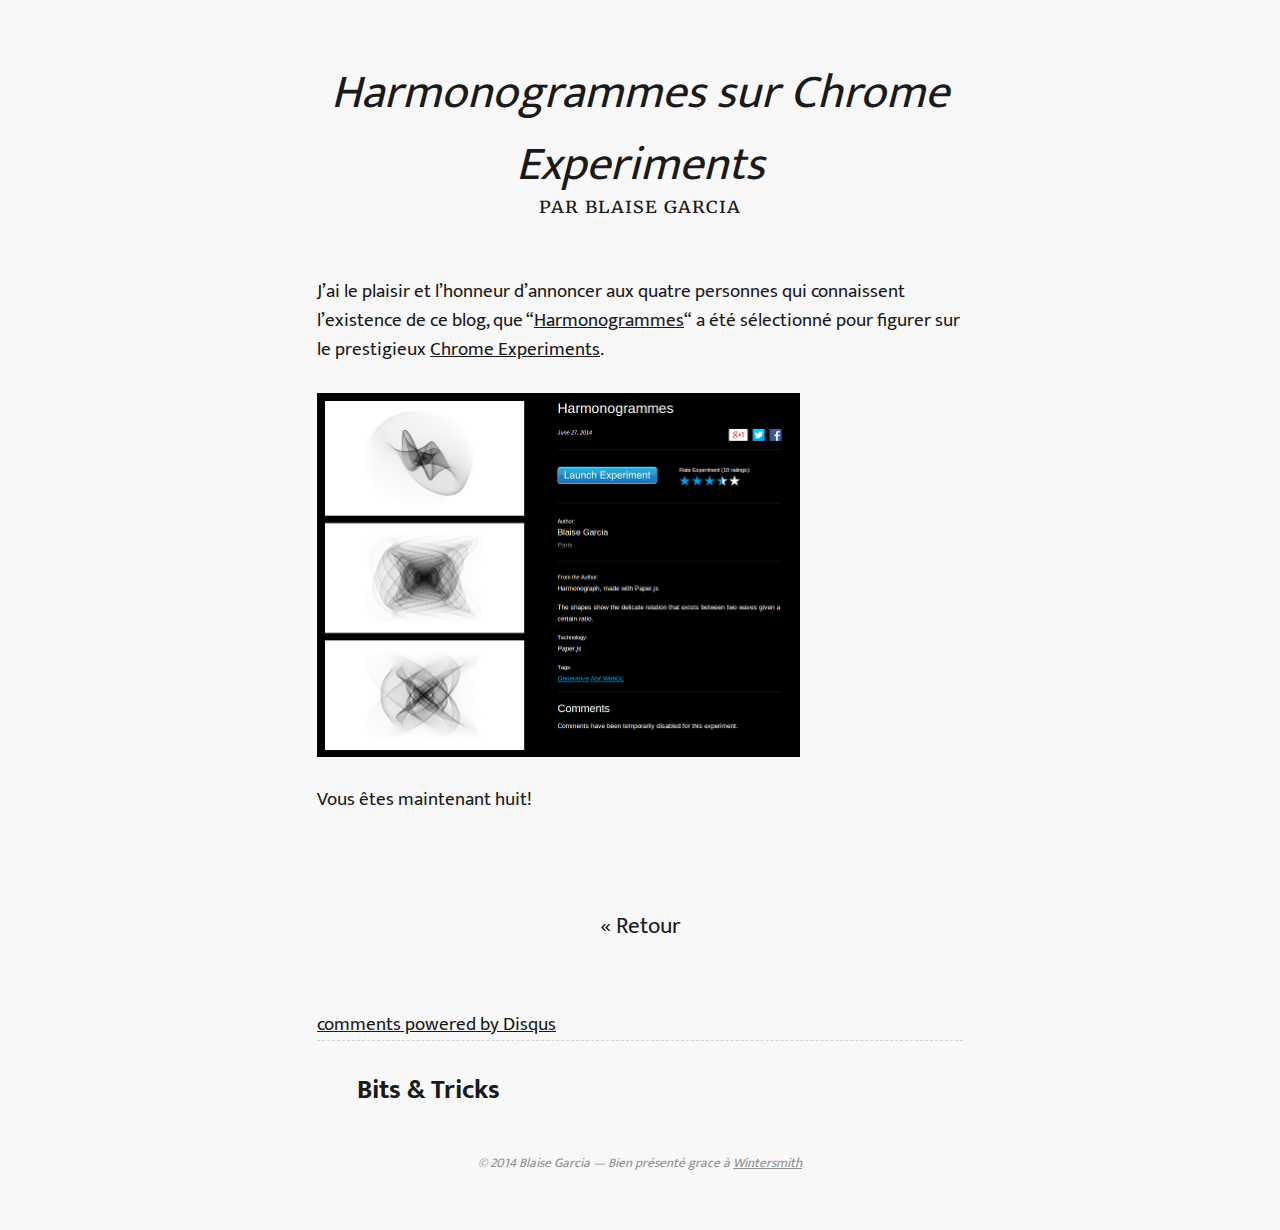
<file: articles/chrome-experiments/index.html>
<!DOCTYPE html>
<html lang="fr">
  <head>
    <meta charset="utf-8">
    <meta http-equiv="X-UA-Compatible" content="IE=edge,chrome=1">
    <meta name="viewport" content="width=device-width">
    <title>Harmonogrammes sur Chrome Experiments - Bits &amp; Tricks
    </title>
    <link rel="alternate" href="//feed.xml" type="application/rss+xml" title="Code visuel">
    <link rel="stylesheet" href="http://fonts.googleapis.com/css?family=Lora:400,700,400italic,700italic|Anonymous+Pro:400,700,400italic,700italic|Merriweather:400,700,300">
    <link rel="stylesheet" href="http://fonts.googleapis.com/css?family=Ek+Mukta:300,400&amp;subset=latin,latin-ext">
    <link rel="stylesheet" href="//netdna.bootstrapcdn.com/font-awesome/4.0.3/css/font-awesome.css">
    <link rel="stylesheet" href="/css/main.css">
    <script type="text/javascript" src="//ajax.googleapis.com/ajax/libs/jquery/1.11.0/jquery.min.js"></script>
    <script type="text/javascript" src="/js/SlideJS/jquery.slides.min.js"></script>
    <script type="text/javascript" src="/js/GAnalytics.js"></script>
  </head>
  <body class="article-detail">
    <header class="header">
      <div class="content-wrap">
        <h1>Harmonogrammes sur Chrome Experiments</h1>
        <p class="author">Par <span class="author"><a href="mailto:undefined">Blaise Garcia</a></span>
        </p>
      </div>
    </header>
    <div id="content">
      <div class="content-wrap">
        <article class="article">
          <section class="content"><style type="text/css">
    .article .content img[alt=Harmonogrammes] {
        width: 483px;
        text-align: center;
    }
</style>

<p>J’ai le plaisir et l’honneur d’annoncer aux quatre personnes qui connaissent l’existence de ce blog, que “<a href="/projets/harmonogrammes/" title="Harmonogrammes">Harmonogrammes</a>“ a été sélectionné pour figurer sur le prestigieux <a href="http://www.chromeexperiments.com/detail/harmonogrammes/" title="Visiter Chrome-Experiments">Chrome Experiments</a>.</p>
<p><span class="more"></span></p>
<p><a href="http://www.chromeexperiments.com/detail/harmonogrammes/" title="Visiter Chrome-Experiments"><img src="/articles/chrome-experiments/img/chromexp.png" alt="Harmonogrammes"></a></p>
<p>Vous êtes maintenant&nbsp;huit!</p>
</section>
        </article>
      </div>
    </div>
    <footer>
      <div class="content-wrap">
        <div class="nav"><a href="/">« Retour</a></div>
                <div id="disqus_thread"></div>
                <script>
                  /* * * CONFIGURATION VARIABLES: EDIT BEFORE PASTING INTO YOUR WEBPAGE * * */
                  var disqus_shortname = 'bitstricks'; // required: replace example with your forum shortname
                  
                  /* * * DON'T EDIT BELOW THIS LINE * * */
                  (function() {
                      var dsq = document.createElement('script'); dsq.type = 'text/javascript'; dsq.async = true;
                      dsq.src = '//' + disqus_shortname + '.disqus.com/embed.js';
                      (document.getElementsByTagName('head')[0] || document.getElementsByTagName('body')[0]).appendChild(dsq);
                  })();
                  
                </script>
                <noscript>
                  Please enable JavaScript to view the <a href="http://disqus.com/?ref_noscript">comments powered by Disqus.</a></noscript>
                  <a href="http://disqus.com" class="dsq-brlink">comments powered by <span class="logo-disqus">Disqus</span></a>
                </noscript>
        <section class="about"><h1 id="bits-tricks">Bits &amp; Tricks</h1>

        </section>
        <section class="copy">
          <p>&copy; 2014 Blaise Garcia &mdash; Bien présenté grace à&nbsp;<a href="https://github.com/jnordberg/wintersmith">Wintersmith</a>
          </p>
        </section>
      </div>
    </footer>
  </body>
</html>
</file>
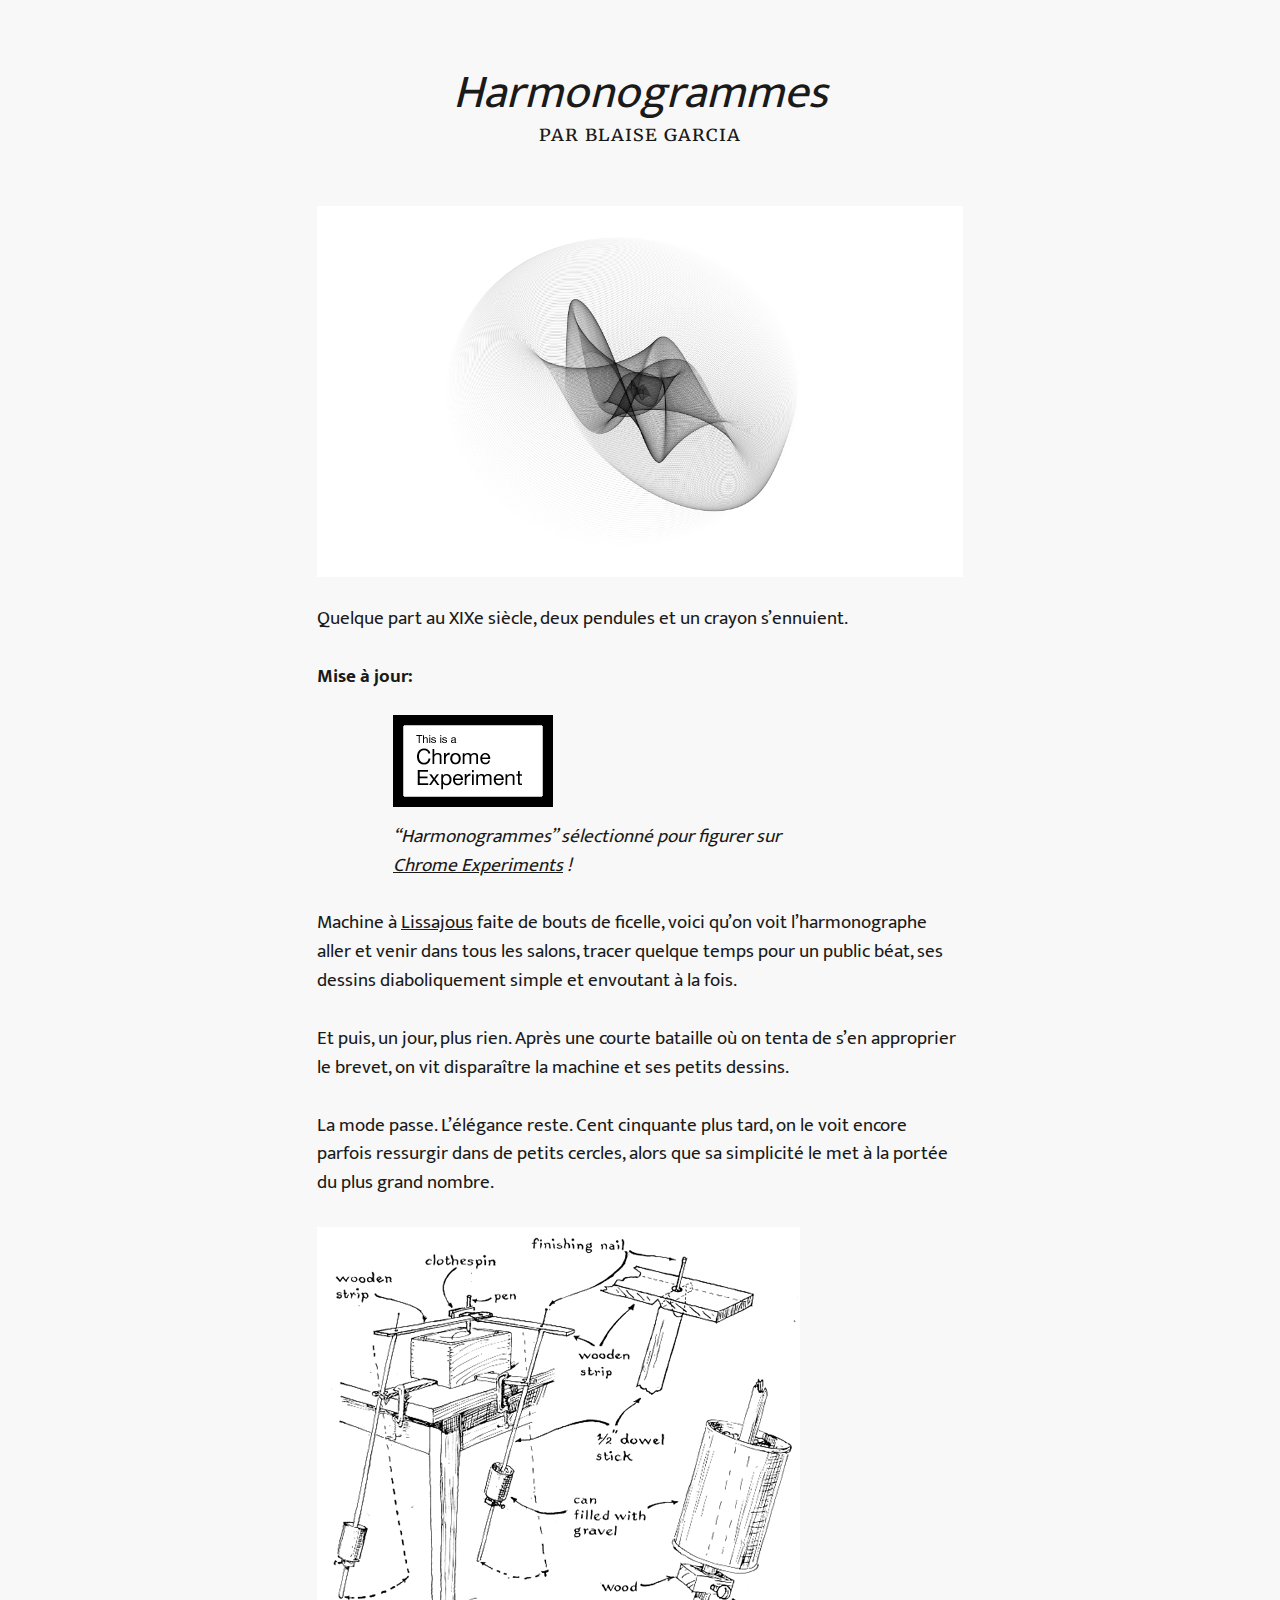
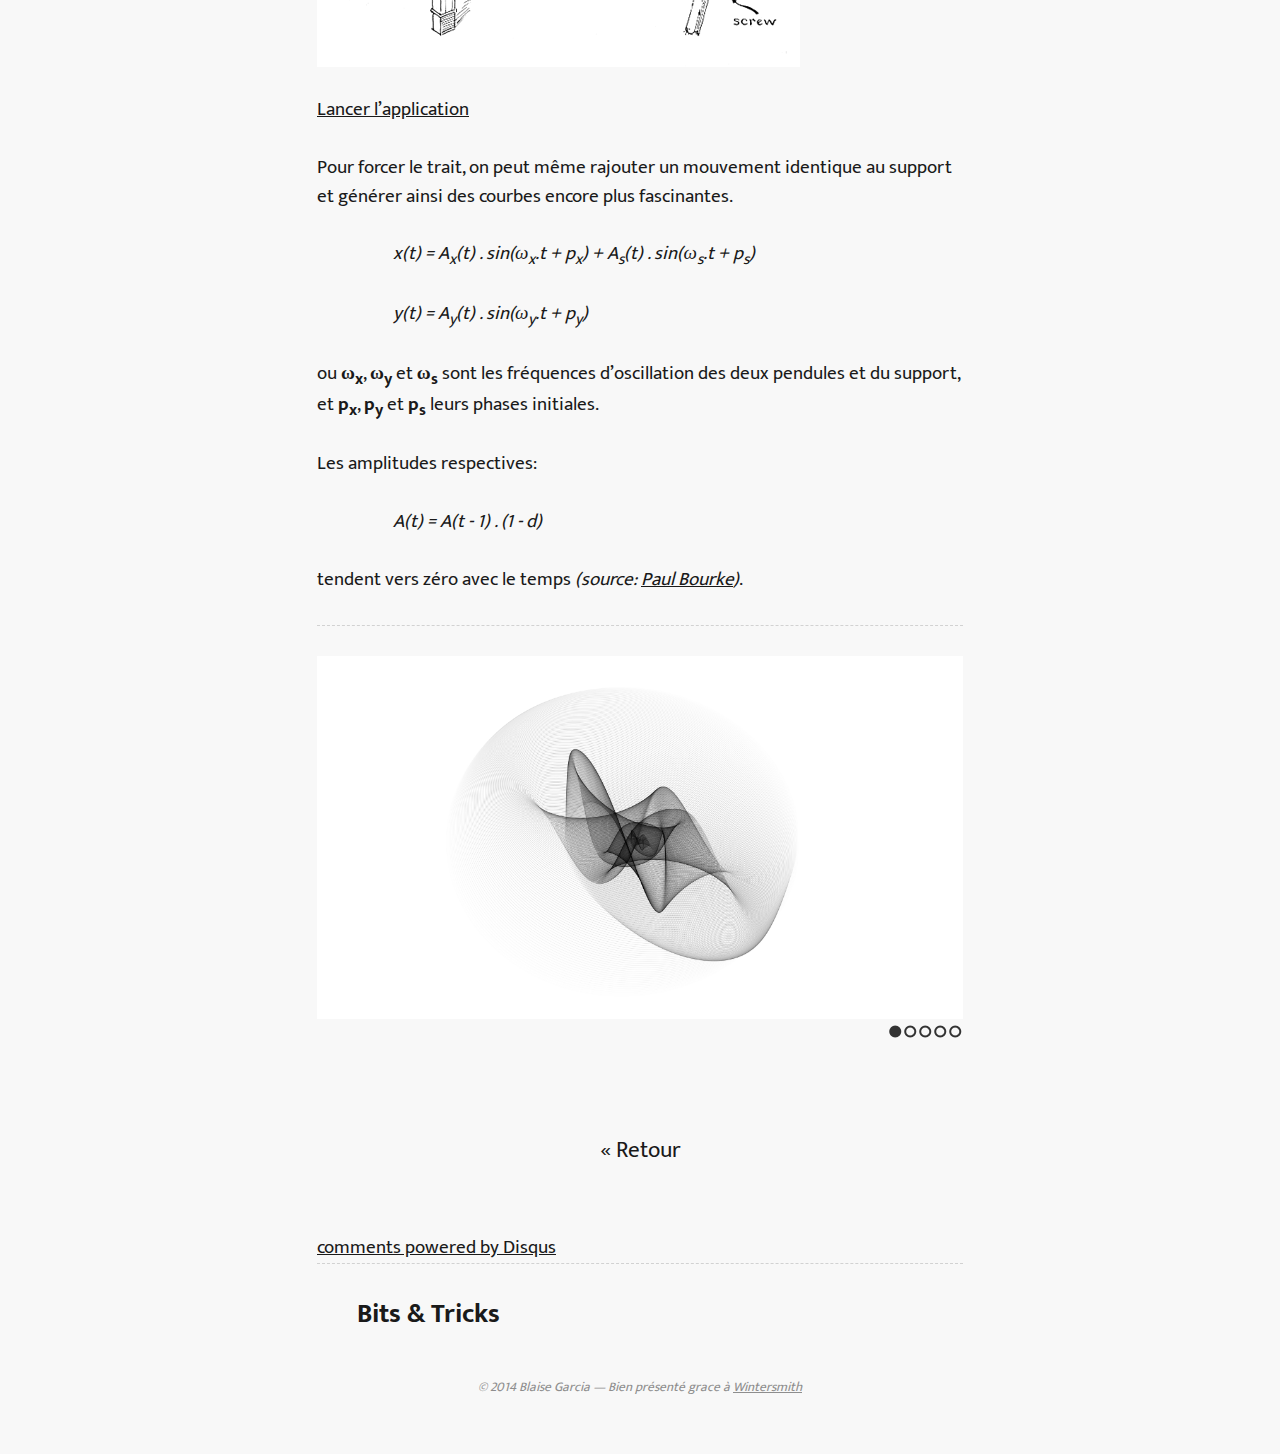
<file: articles/harmonogrammes/index.html>
<!DOCTYPE html>
<html lang="fr">
  <head>
    <meta charset="utf-8">
    <meta http-equiv="X-UA-Compatible" content="IE=edge,chrome=1">
    <meta name="viewport" content="width=device-width">
    <title>Harmonogrammes - Bits &amp; Tricks
    </title>
    <link rel="alternate" href="//feed.xml" type="application/rss+xml" title="Code visuel">
    <link rel="stylesheet" href="http://fonts.googleapis.com/css?family=Lora:400,700,400italic,700italic|Anonymous+Pro:400,700,400italic,700italic|Merriweather:400,700,300">
    <link rel="stylesheet" href="http://fonts.googleapis.com/css?family=Ek+Mukta:300,400&amp;subset=latin,latin-ext">
    <link rel="stylesheet" href="//netdna.bootstrapcdn.com/font-awesome/4.0.3/css/font-awesome.css">
    <link rel="stylesheet" href="/css/main.css">
    <script type="text/javascript" src="//ajax.googleapis.com/ajax/libs/jquery/1.11.0/jquery.min.js"></script>
    <script type="text/javascript" src="/js/SlideJS/jquery.slides.min.js"></script>
    <script type="text/javascript" src="/js/GAnalytics.js"></script>
  </head>
  <body class="article-detail">
    <header class="header">
      <div class="content-wrap">
        <h1>Harmonogrammes</h1>
        <p class="author">Par <span class="author"><a href="mailto:undefined">Blaise Garcia</a></span>
        </p>
      </div>
    </header>
    <div id="content">
      <div class="content-wrap">
        <article class="article">
          <section class="content"><style type="text/css">
    .article .content img[alt=Harmonographe] {
        width: 483px;
        text-align: center;
    }
</style>

<p><img src="/articles/harmonogrammes/img/1402434330671.png" alt="Harmonogramme"></p>
<p>Quelque part au XIXe siècle, deux pendules et un crayon&nbsp;s’ennuient.</p>
<p><span class="more"></span></p>
<h4 id="mise-jour-">Mise à&nbsp;jour:</h4>
<blockquote>
<p><a href="http://www.chromeexperiments.com/detail/harmonogrammes/" title="Chrome Experiments"><img src="/img/badge-black_white.png" alt="Chrome-Experiments"></a>
“Harmonogrammes” sélectionné pour figurer sur<br><a href="http://www.chromeexperiments.com/detail/harmonogrammes/" title="Chrome Experiments">Chrome Experiments</a>&nbsp;!</p>
</blockquote>
<p>Machine à <a href="http://en.wikipedia.org/wiki/Jules_Antoine_Lissajous" title="Jules Antoine Lissajous">Lissajous</a> faite de bouts de ficelle, voici qu’on voit l’harmonographe aller et venir dans tous les salons, tracer quelque temps pour un public béat, ses dessins diaboliquement simple et envoutant à la&nbsp;fois.</p>
<p>Et puis, un jour, plus rien. Après une courte bataille où on tenta de s’en approprier le brevet, on vit disparaître la machine et ses petits&nbsp;dessins.</p>
<p>La mode passe. L’élégance reste. Cent cinquante plus tard, on le voit encore parfois ressurgir dans de petits cercles, alors que sa simplicité le met à la portée du plus grand&nbsp;nombre.</p>
<p><img src="/articles/harmonogrammes/img/1965-05-04.gif" alt="Harmonographe"></p>
<p><a href="/projets/harmonogrammes/">Lancer&nbsp;l’application</a></p>
<p>Pour forcer le trait, on peut même rajouter un mouvement identique au support et générer ainsi des courbes encore plus&nbsp;fascinantes.</p>
<blockquote>
<p>x(t) = A<sub>x</sub>(t) . sin(&omega;<sub>x</sub>.t + p<sub>x</sub>) + A<sub>s</sub>(t) . sin(&omega;<sub>s</sub>.t + p<sub>s</sub>)</p>
<p>y(t) = A<sub>y</sub>(t) . sin(&omega;<sub>y</sub>.t + p<sub>y</sub>)</p>
</blockquote>
<p>ou <strong>&omega;<sub>x</sub></strong>, <strong>&omega;<sub>y</sub></strong> et <strong>&omega;<sub>s</sub></strong> sont les fréquences d’oscillation des deux pendules et du support, et <strong>p<sub>x</sub></strong>, <strong>p<sub>y</sub></strong> et <strong>p<sub>s</sub></strong> leurs phases&nbsp;initiales.</p>
<p>Les amplitudes&nbsp;respectives:</p>
<blockquote>
<p>A(t) = A(t - 1) . (1 -&nbsp;d)</p>
</blockquote>
<p>tendent vers zéro avec le temps <em>(source: <a href="http://paulbourke.net/geometry/harmonograph/" title="Paul Bourke">Paul Bourke</a>)</em>.</p>
<hr>
<div id="harmonographe_slides">
    <img src="/articles/harmonogrammes/img/1402434330671.png" alt="">
    <img src="/articles/harmonogrammes/img/1402434512352.png" alt="">
    <img src="/articles/harmonogrammes/img/1402434548602.png" alt="">
    <img src="/articles/harmonogrammes/img/1402434567402.png" alt="">
    <img src="/articles/harmonogrammes/img/1402434600975.png" alt="">
</div>

<script>
    $(function(){
        $("#harmonographe_slides").slidesjs({
            navigation: {
                active: false,
                effect: "fade"
            }, 
            play: {
                active: false,
                effect: "fade",
                interval: 3000,
                auto: true,
                swap: true,
                pauseOnHover: true,
                restartDelay: 2500
            },
            pagination: {
                effect: "fade"
            }, 
            effect: {
                fade: {
                    speed: 800,
                    crossfade: true
                }
            }
        });
    });
</script>

</section>
        </article>
      </div>
    </div>
    <footer>
      <div class="content-wrap">
        <div class="nav"><a href="/">« Retour</a></div>
                <div id="disqus_thread"></div>
                <script>
                  /* * * CONFIGURATION VARIABLES: EDIT BEFORE PASTING INTO YOUR WEBPAGE * * */
                  var disqus_shortname = 'bitstricks'; // required: replace example with your forum shortname
                  
                  /* * * DON'T EDIT BELOW THIS LINE * * */
                  (function() {
                      var dsq = document.createElement('script'); dsq.type = 'text/javascript'; dsq.async = true;
                      dsq.src = '//' + disqus_shortname + '.disqus.com/embed.js';
                      (document.getElementsByTagName('head')[0] || document.getElementsByTagName('body')[0]).appendChild(dsq);
                  })();
                  
                </script>
                <noscript>
                  Please enable JavaScript to view the <a href="http://disqus.com/?ref_noscript">comments powered by Disqus.</a></noscript>
                  <a href="http://disqus.com" class="dsq-brlink">comments powered by <span class="logo-disqus">Disqus</span></a>
                </noscript>
        <section class="about"><h1 id="bits-tricks">Bits &amp; Tricks</h1>

        </section>
        <section class="copy">
          <p>&copy; 2014 Blaise Garcia &mdash; Bien présenté grace à&nbsp;<a href="https://github.com/jnordberg/wintersmith">Wintersmith</a>
          </p>
        </section>
      </div>
    </footer>
  </body>
</html>
</file>
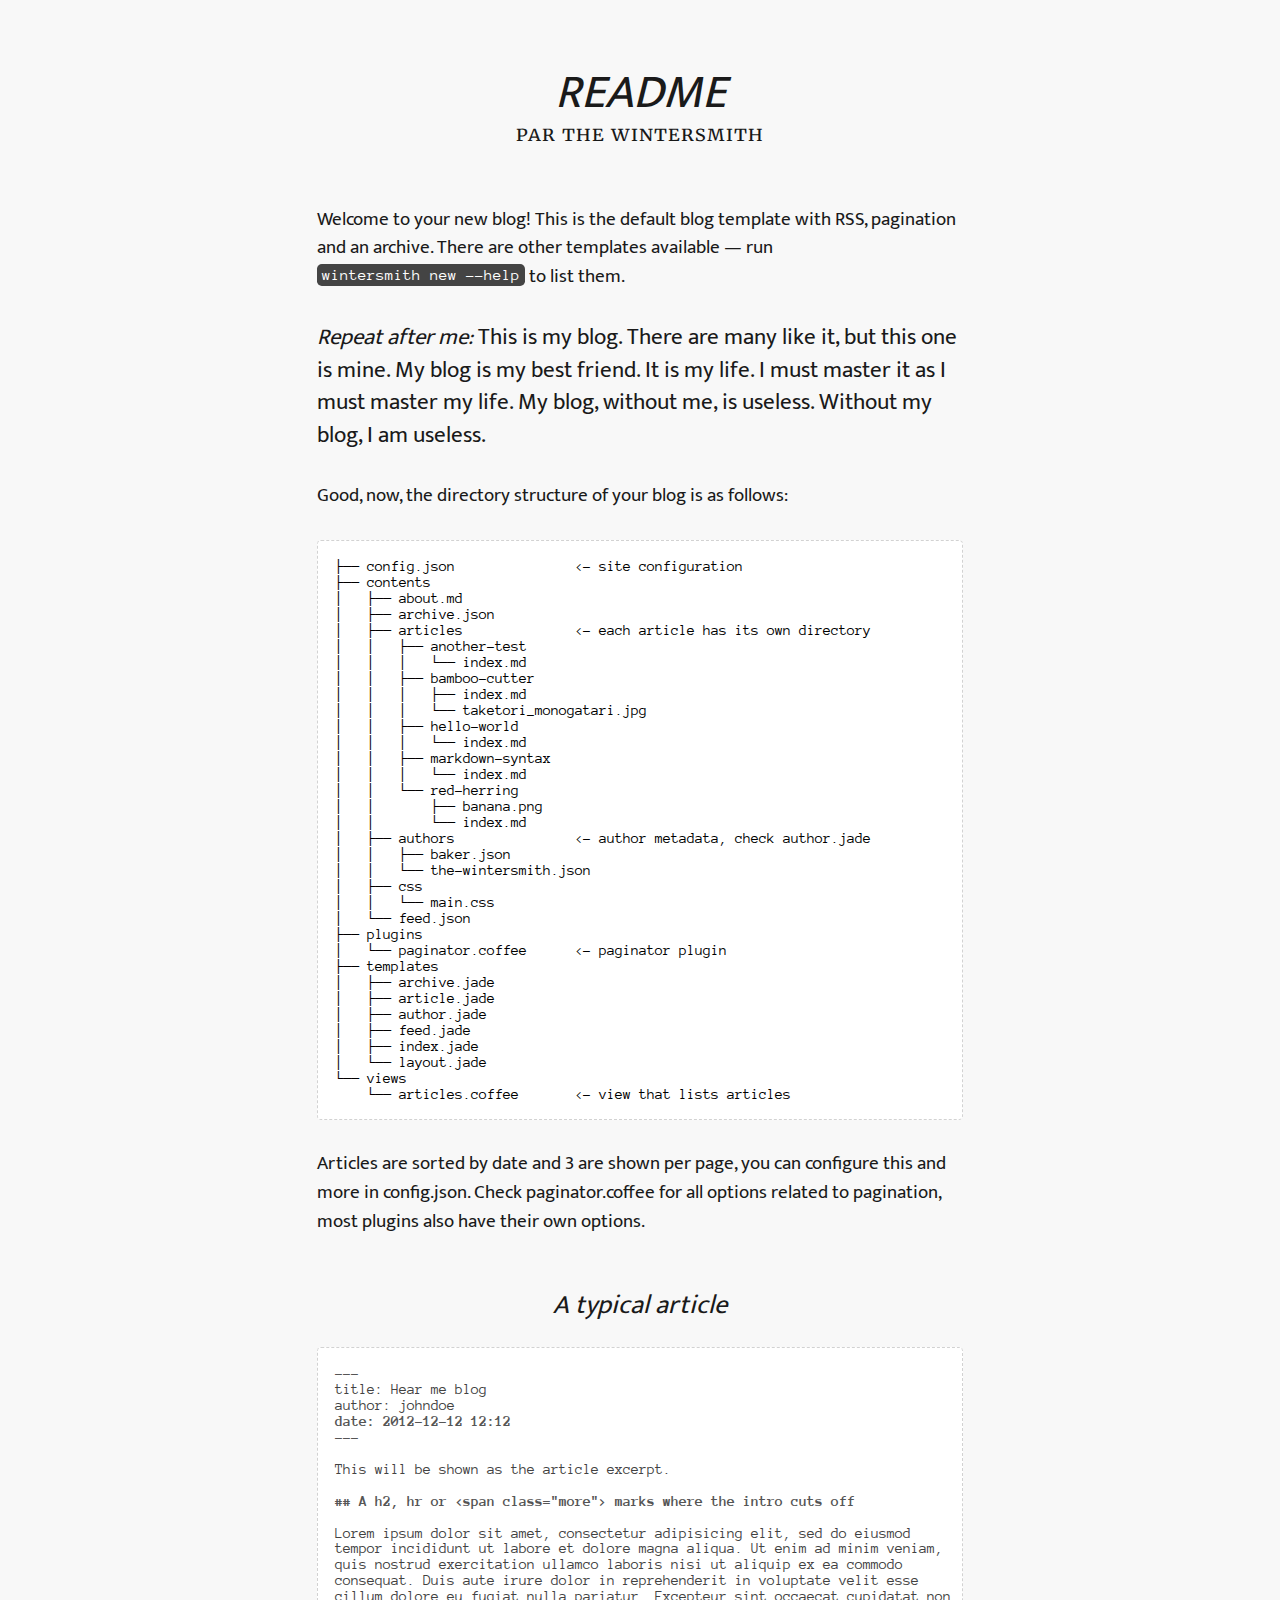
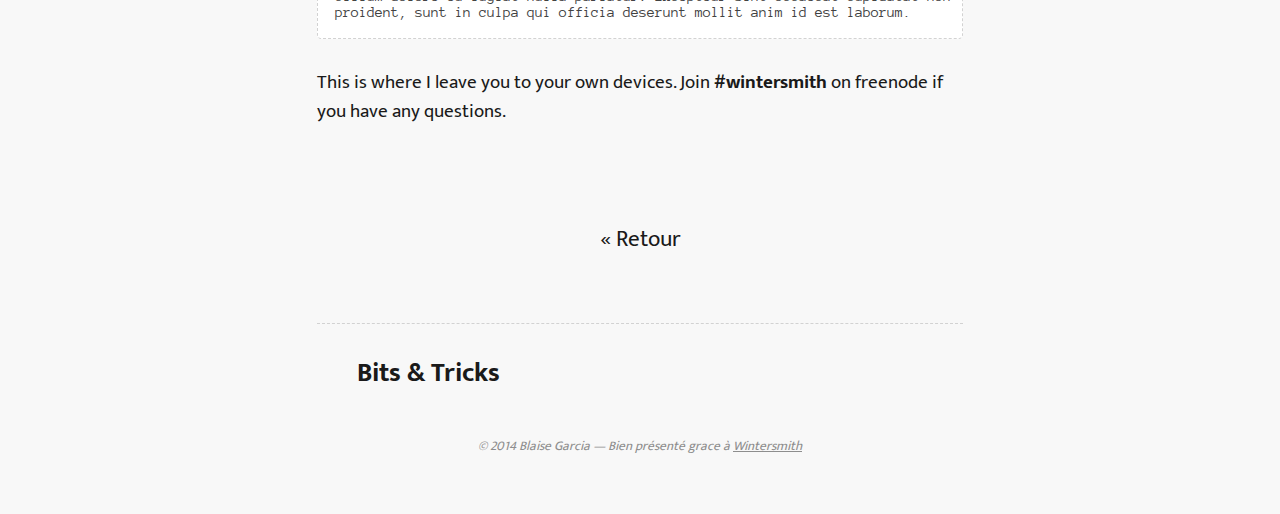
<file: articles/hello-world/index.html>
<!DOCTYPE html>
<html lang="fr">
  <head>
    <meta charset="utf-8">
    <meta http-equiv="X-UA-Compatible" content="IE=edge,chrome=1">
    <meta name="viewport" content="width=device-width">
    <title>README - Bits &amp; Tricks
    </title>
    <link rel="alternate" href="//feed.xml" type="application/rss+xml" title="Code visuel">
    <link rel="stylesheet" href="http://fonts.googleapis.com/css?family=Lora:400,700,400italic,700italic|Anonymous+Pro:400,700,400italic,700italic|Merriweather:400,700,300">
    <link rel="stylesheet" href="http://fonts.googleapis.com/css?family=Ek+Mukta:300,400&amp;subset=latin,latin-ext">
    <link rel="stylesheet" href="//netdna.bootstrapcdn.com/font-awesome/4.0.3/css/font-awesome.css">
    <link rel="stylesheet" href="/css/main.css">
    <script type="text/javascript" src="//ajax.googleapis.com/ajax/libs/jquery/1.11.0/jquery.min.js"></script>
    <script type="text/javascript" src="/js/SlideJS/jquery.slides.min.js"></script>
    <script type="text/javascript" src="/js/GAnalytics.js"></script>
  </head>
  <body class="article-detail">
    <header class="header">
      <div class="content-wrap">
        <h1>README</h1>
        <p class="author">Par <span class="author"><a href="mailto:the@wintersmith.eu">The Wintersmith</a></span>
        </p>
      </div>
    </header>
    <div id="content">
      <div class="content-wrap">
        <article class="article">
          <section class="content"><p>Welcome to your new blog! This is the default blog template with <span class="caps">RSS</span>, pagination and an archive. There are other templates available — run <code>wintersmith new --help</code> to list&nbsp;them.</p>
<h2 id="[base64]"><em>Repeat after me:</em> This is my blog. There are many like it, but this one is mine. My blog is my best friend. It is my life. I must master it as I must master my life. My blog, without me, is useless. Without my blog, I am&nbsp;useless.</h2>
<p>Good, now, the directory structure of your blog is as&nbsp;follows:</p>
<pre><code>├── config.json               &lt;- site configuration
├── contents
│   ├── about.md
│   ├── archive.json
│   ├── articles              &lt;– each article has its own directory
│   │   ├── another-test
│   │   │   └── index.md
│   │   ├── bamboo-cutter
│   │   │   ├── index.md
│   │   │   └── taketori_monogatari.jpg
│   │   ├── hello-world
│   │   │   └── index.md
│   │   ├── markdown-syntax
│   │   │   └── index.md
│   │   └── red-herring
│   │       ├── banana.png
│   │       └── index.md
│   ├── authors               &lt;- author metadata, check author.jade
│   │   ├── baker.json
│   │   └── the-wintersmith.json
│   ├── css
│   │   └── main.css
│   └── feed.json
├── plugins
│   └── paginator.coffee      &lt;- paginator plugin
├── templates
│   ├── archive.jade
│   ├── article.jade
│   ├── author.jade
│   ├── feed.jade
│   ├── index.jade
│   └── layout.jade
└── views
    └── articles.coffee       &lt;- view that lists articles
</code></pre><p>Articles are sorted by date and 3 are shown per page, you can configure this and more in config.json. Check paginator.coffee for all options related to pagination, most plugins also have their own&nbsp;options.</p>
<h3 id="a-typical-article">A typical&nbsp;article</h3>
<pre><code class="lang-markdown"><span class="horizontal_rule">---</span>
title: Hear me blog
author: johndoe
<span class="header">date: 2012-12-12 12:12
---</span>

This will be shown as the article excerpt.

<span class="header">## A h2, hr or &lt;span class="more"&gt; marks where the intro cuts off</span>

Lorem ipsum dolor sit amet, consectetur adipisicing elit, sed do eiusmod
tempor incididunt ut labore et dolore magna aliqua. Ut enim ad minim veniam,
quis nostrud exercitation ullamco laboris nisi ut aliquip ex ea commodo
consequat. Duis aute irure dolor in reprehenderit in voluptate velit esse
cillum dolore eu fugiat nulla pariatur. Excepteur sint occaecat cupidatat non
proident, sunt in culpa qui officia deserunt mollit anim id est laborum.
</code></pre>
<p>This is where I leave you to your own devices. Join <strong>#wintersmith</strong> on freenode if you have any&nbsp;questions.</p>
</section>
        </article>
      </div>
    </div>
    <footer>
      <div class="content-wrap">
        <div class="nav"><a href="/">« Retour</a></div>
        <section class="about"><h1 id="bits-tricks">Bits &amp; Tricks</h1>

        </section>
        <section class="copy">
          <p>&copy; 2014 Blaise Garcia &mdash; Bien présenté grace à&nbsp;<a href="https://github.com/jnordberg/wintersmith">Wintersmith</a>
          </p>
        </section>
      </div>
    </footer>
  </body>
</html>
</file>
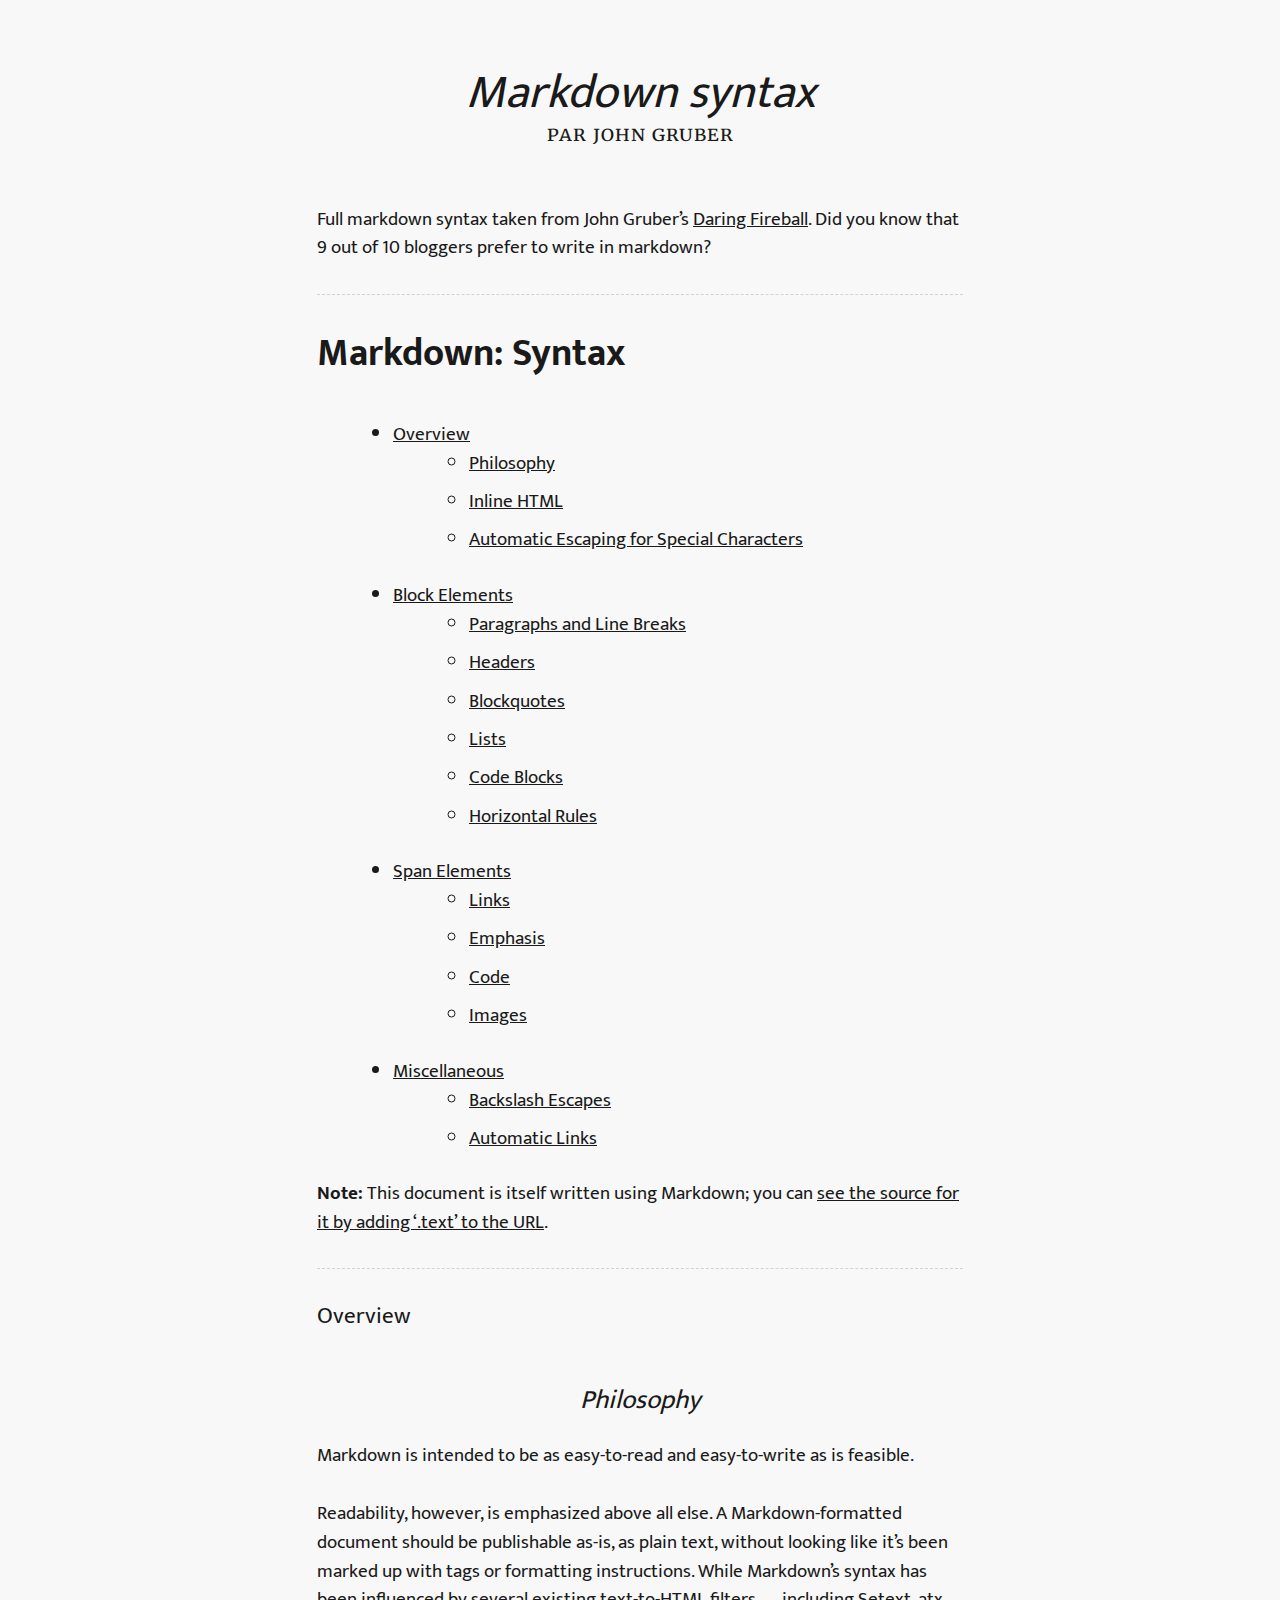
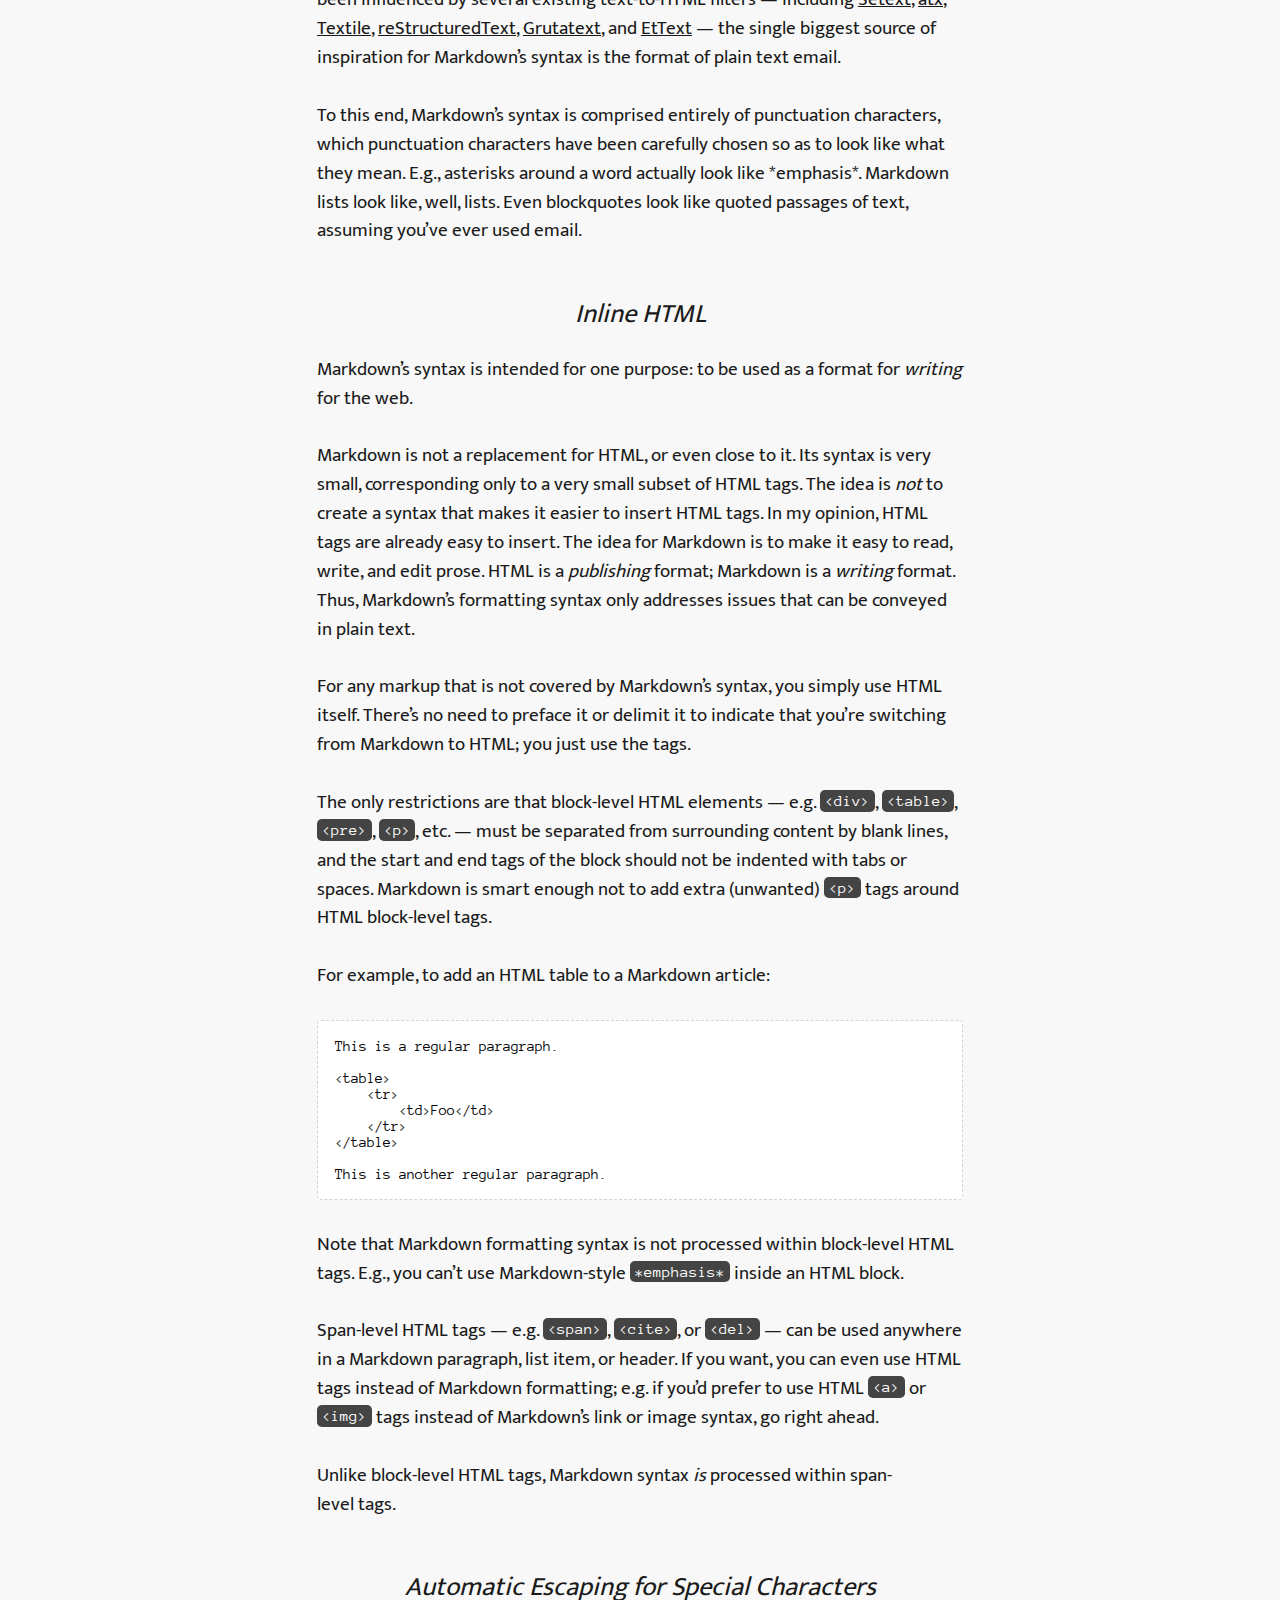
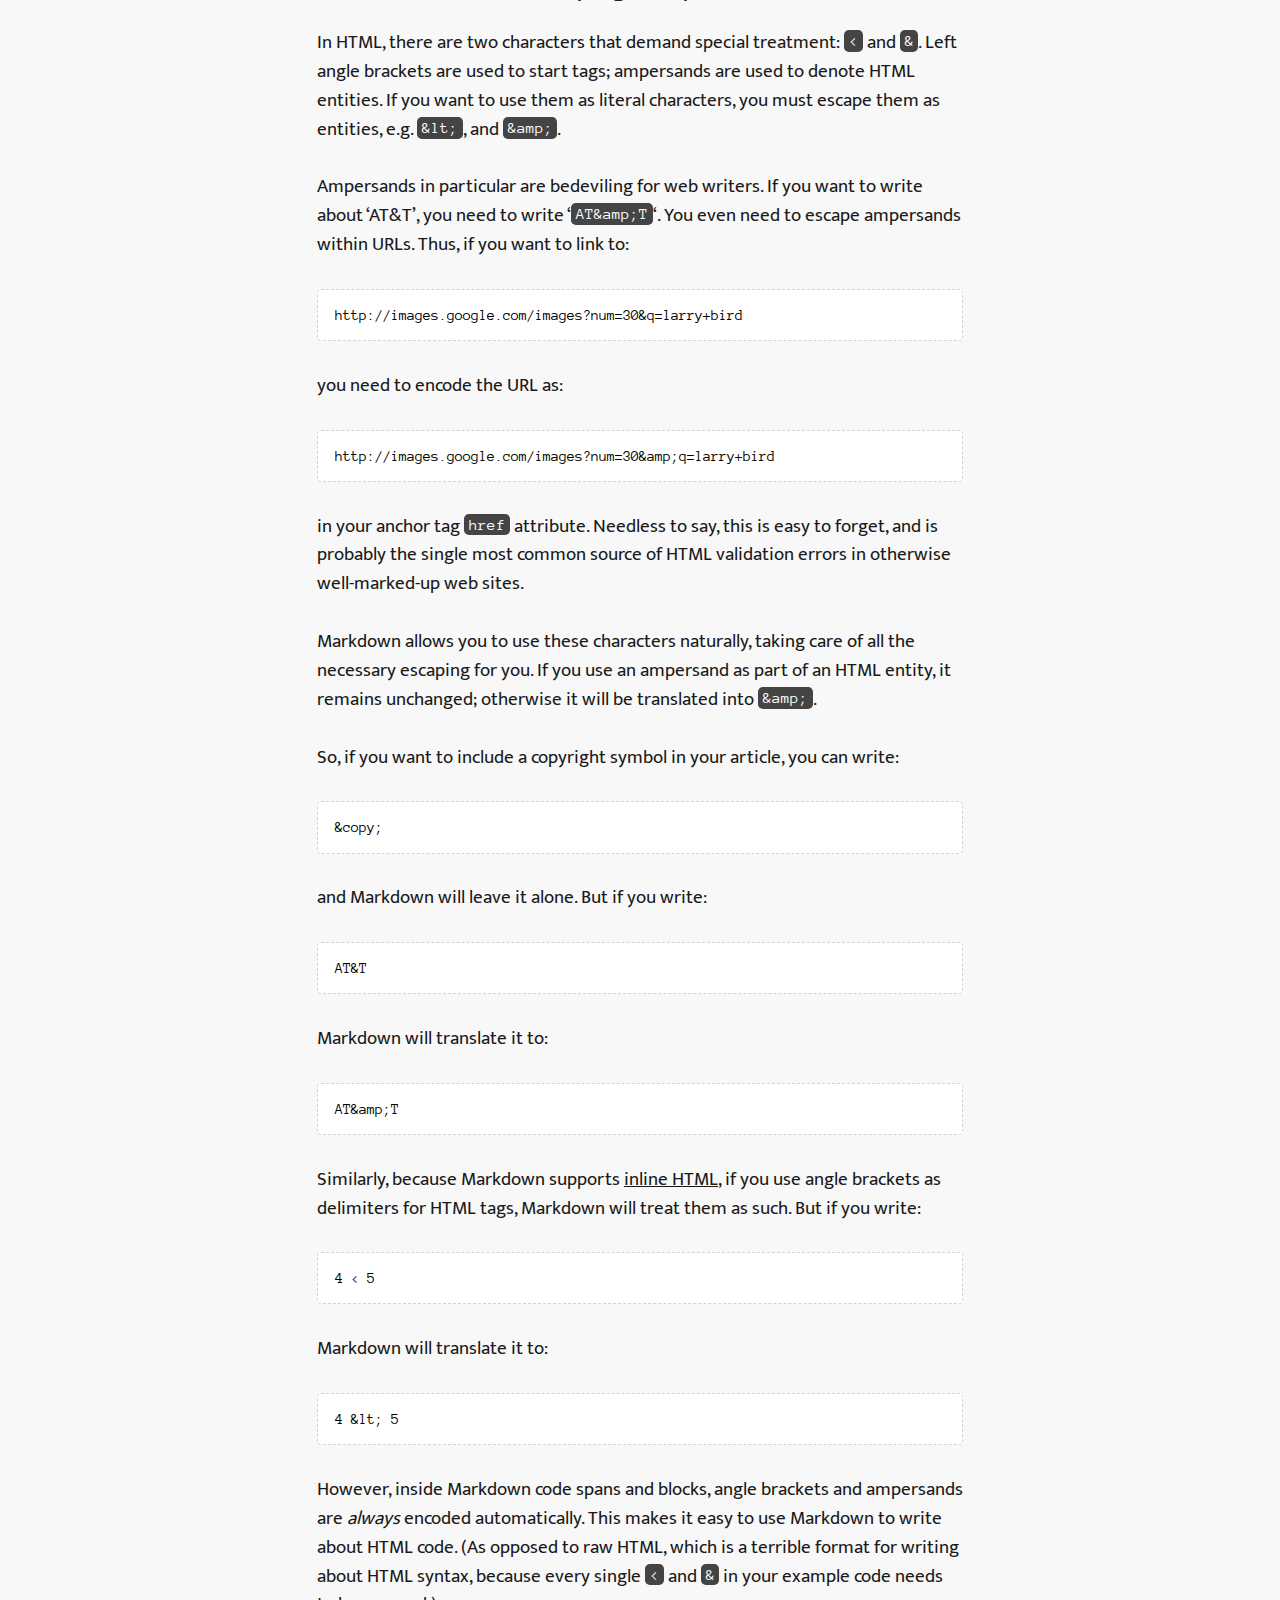
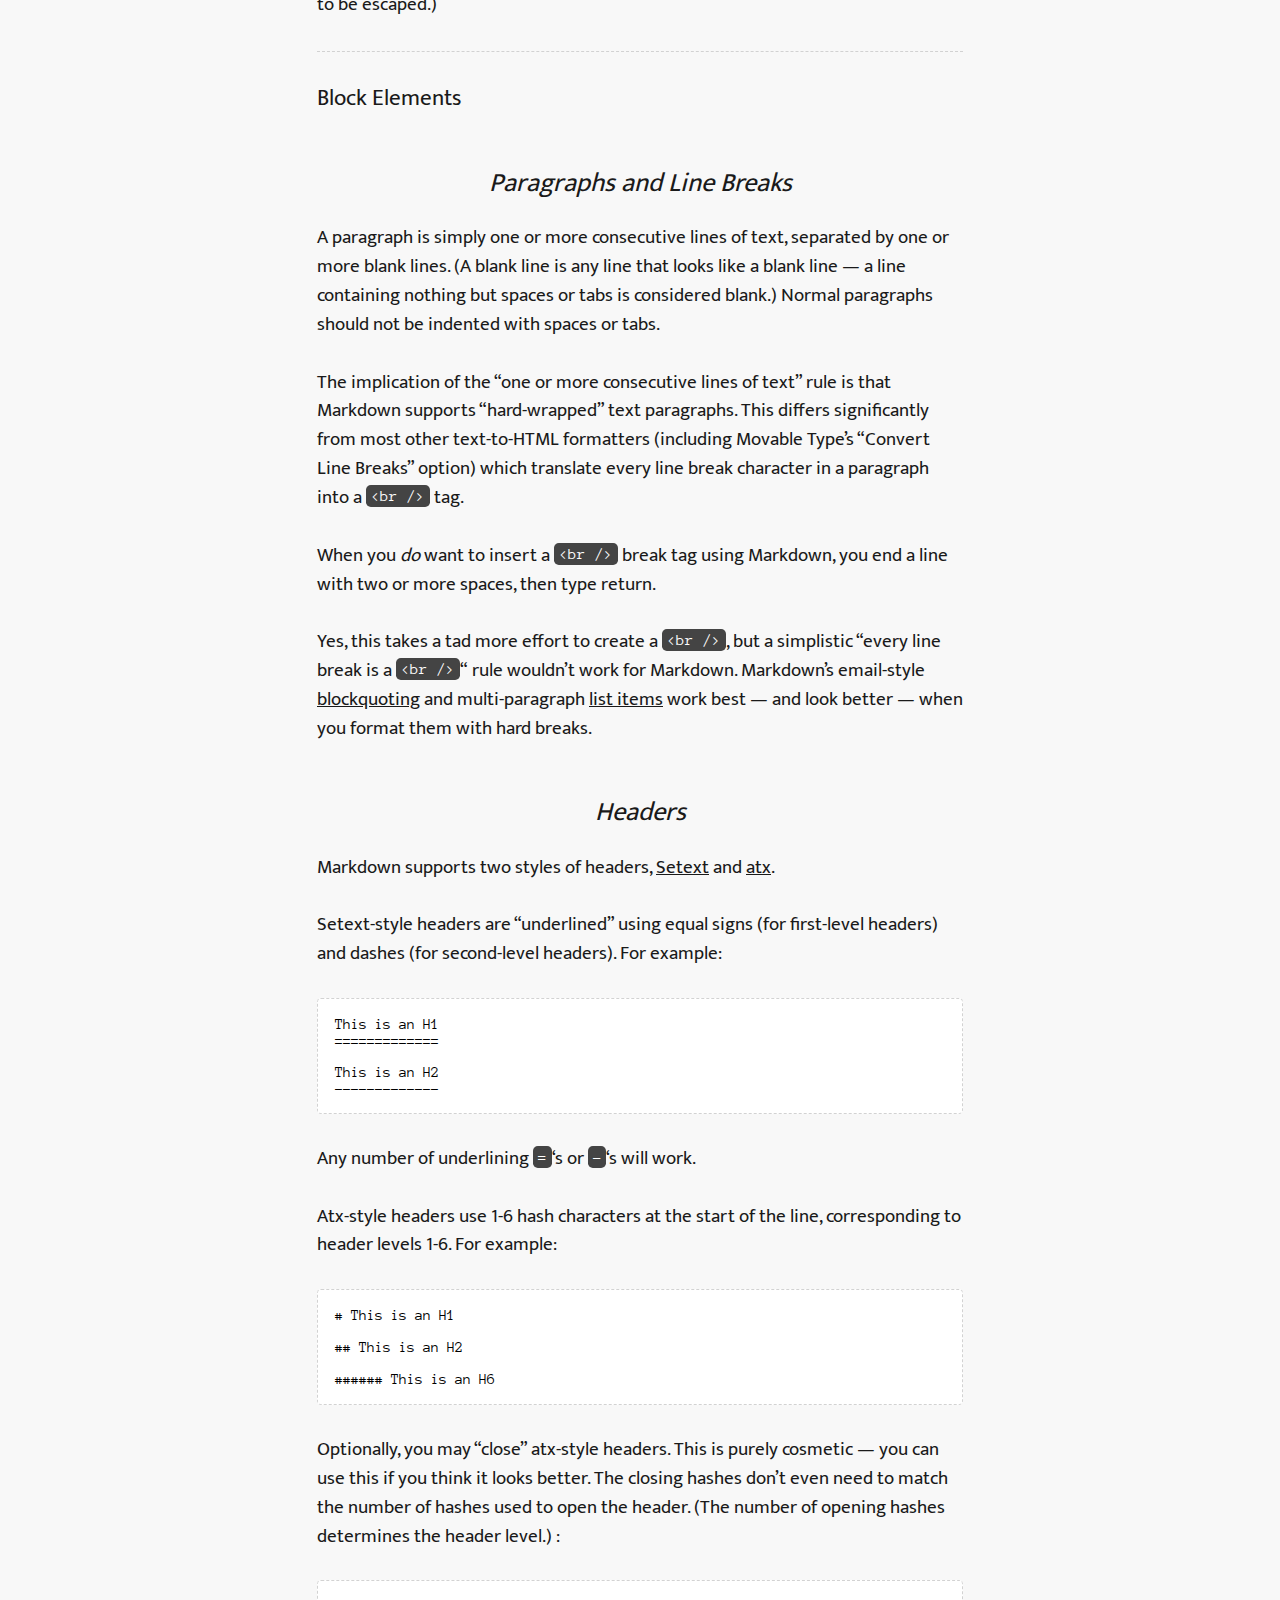
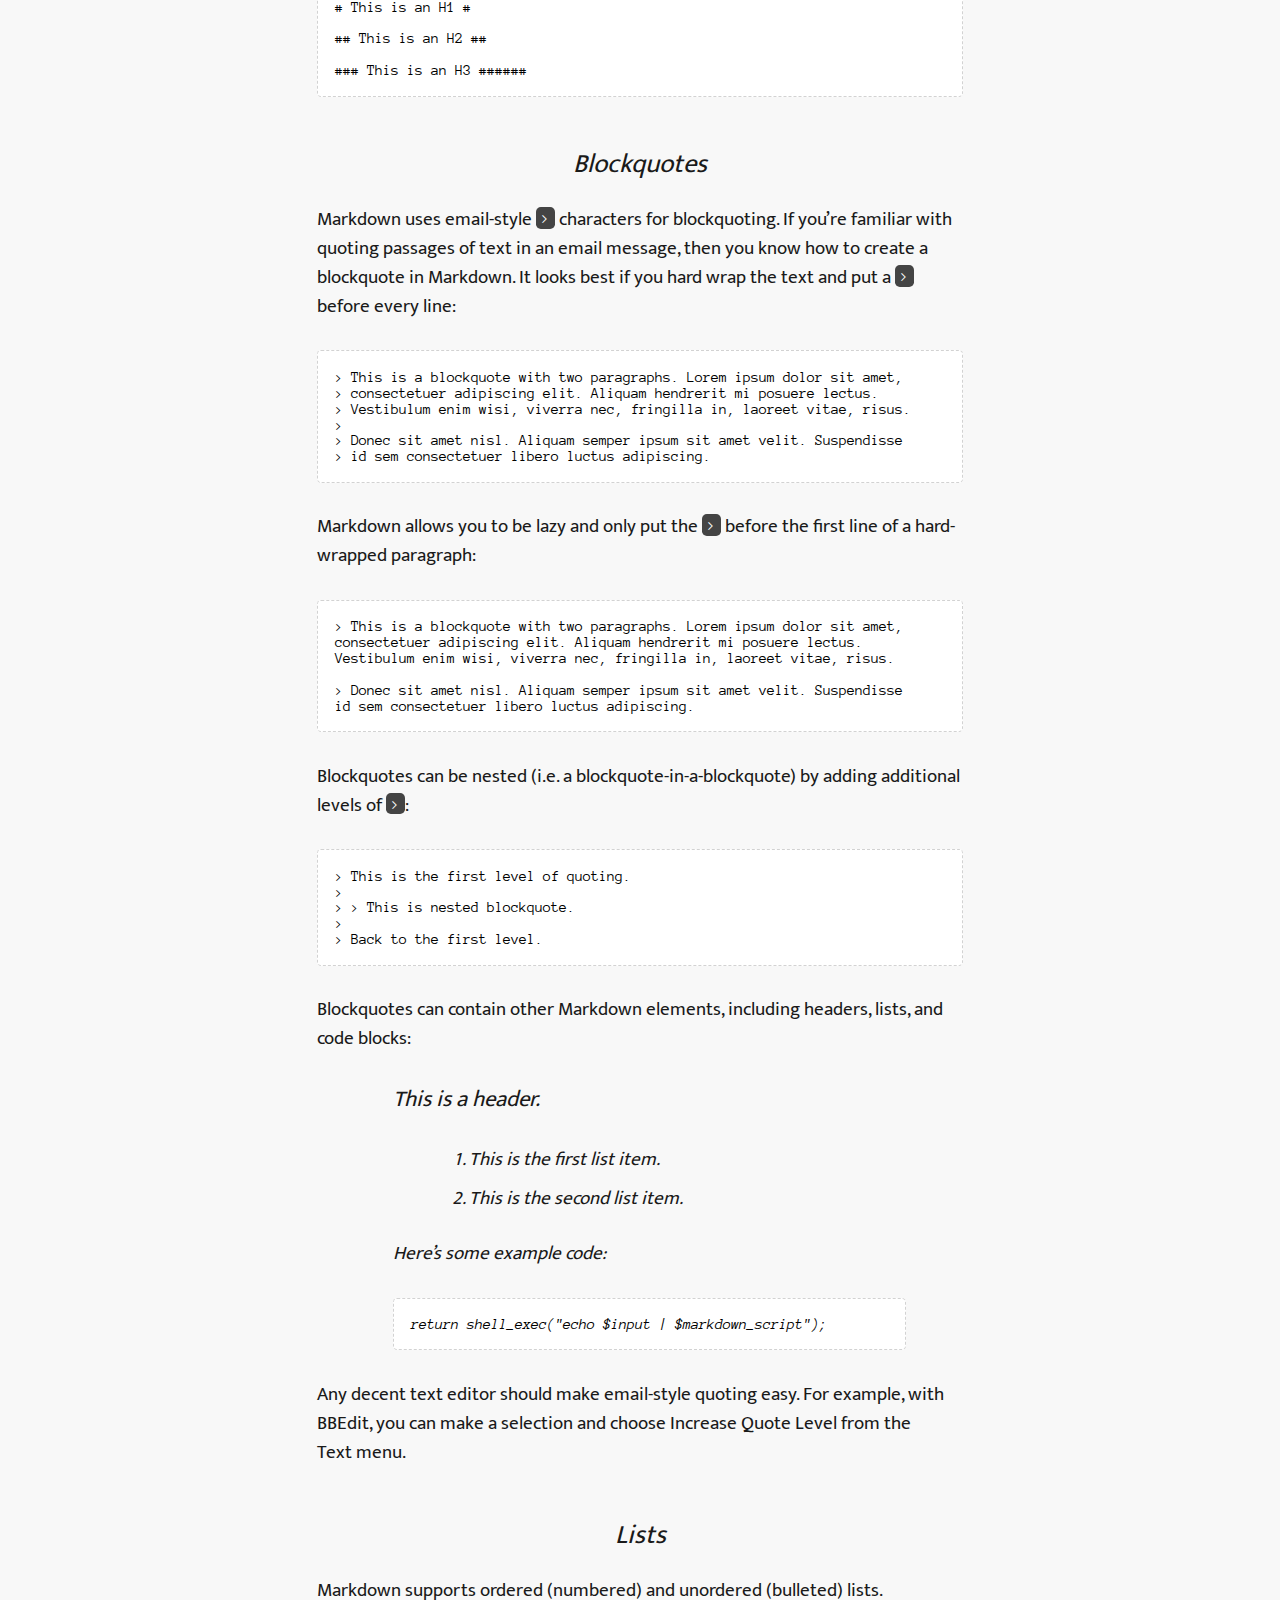
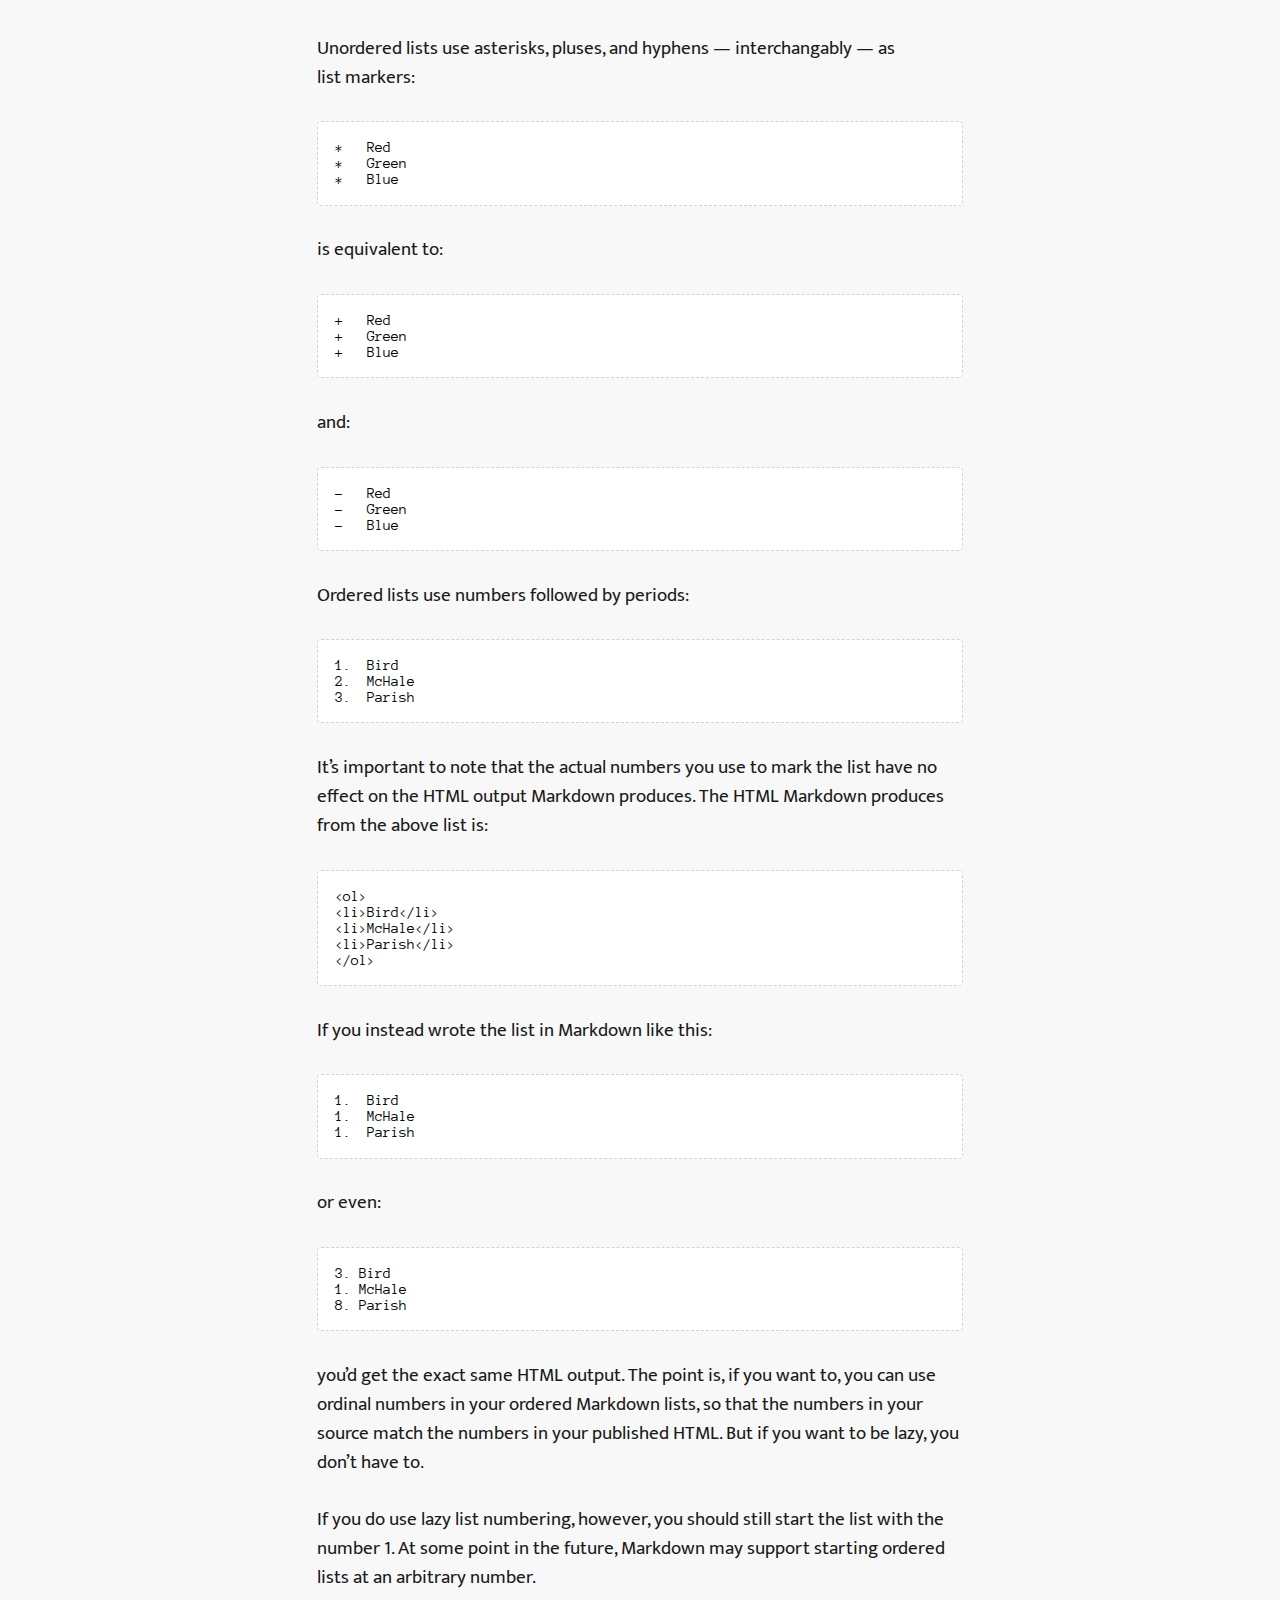
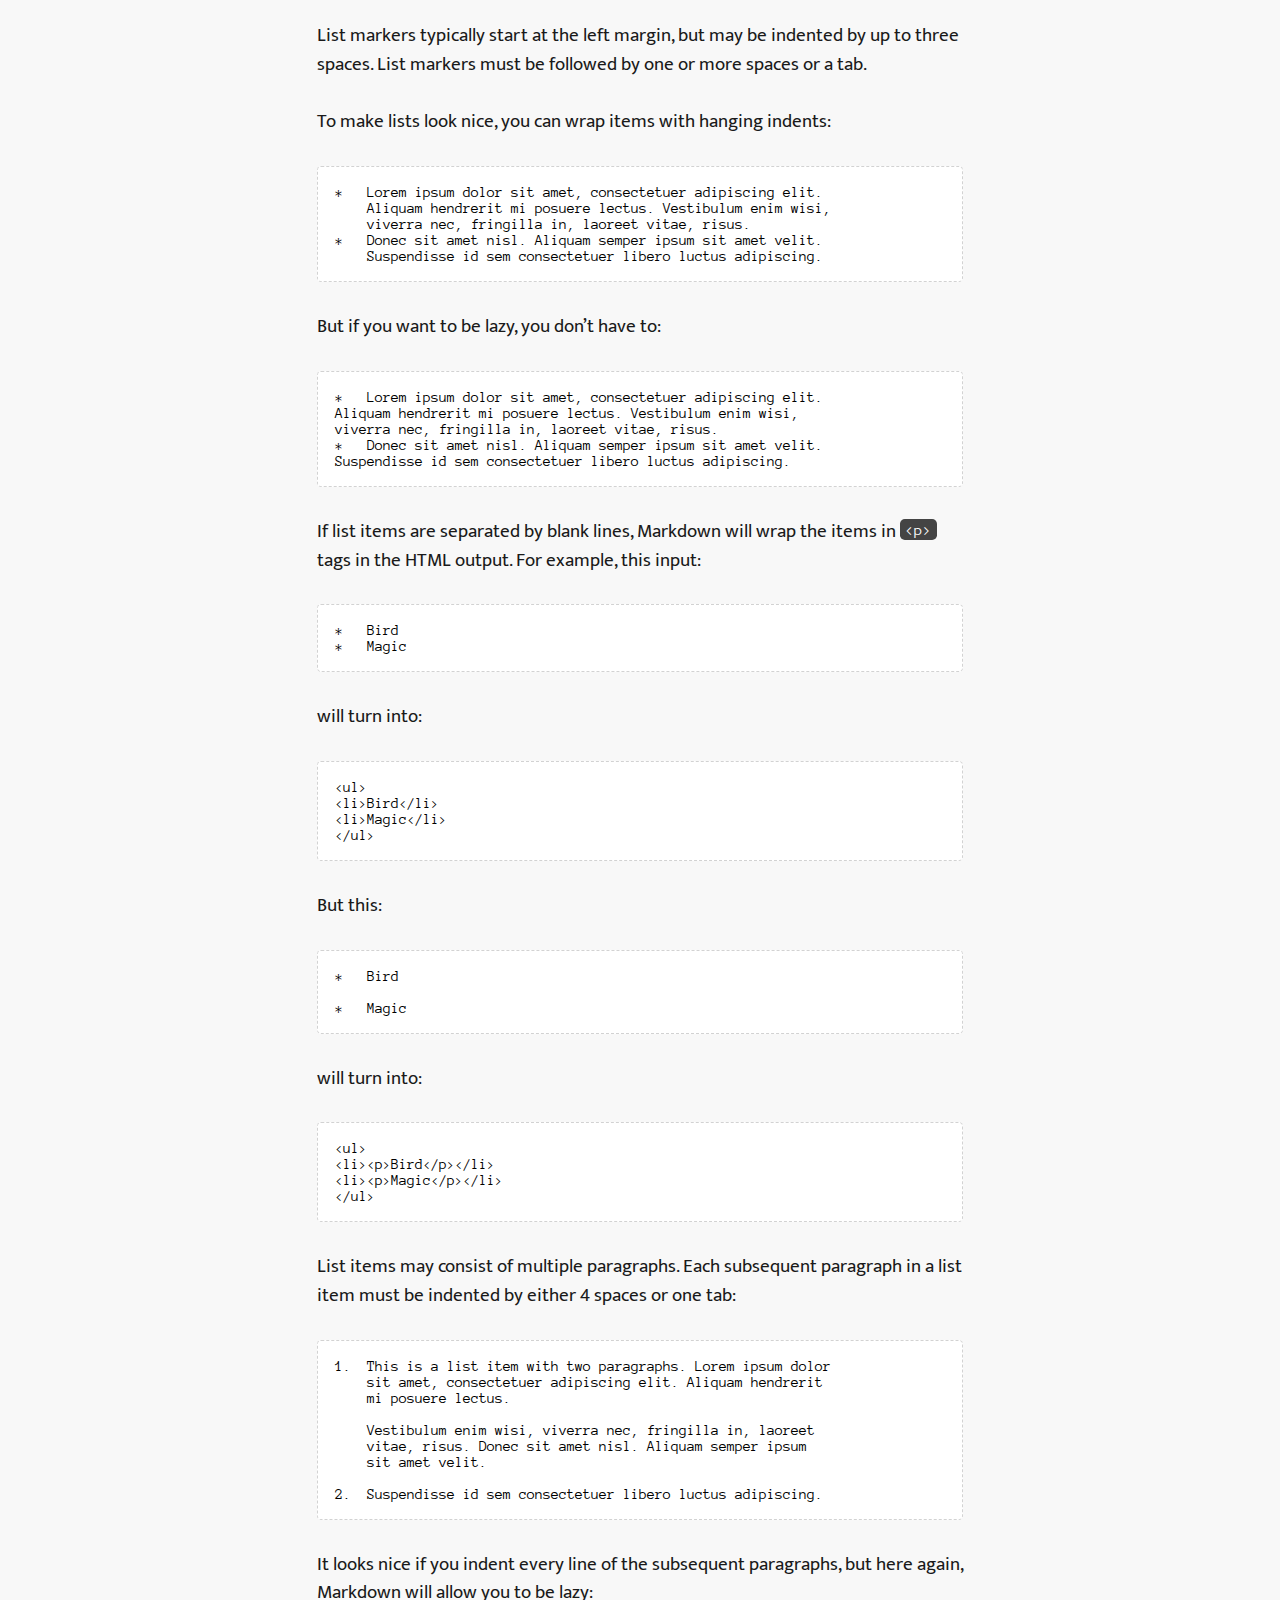
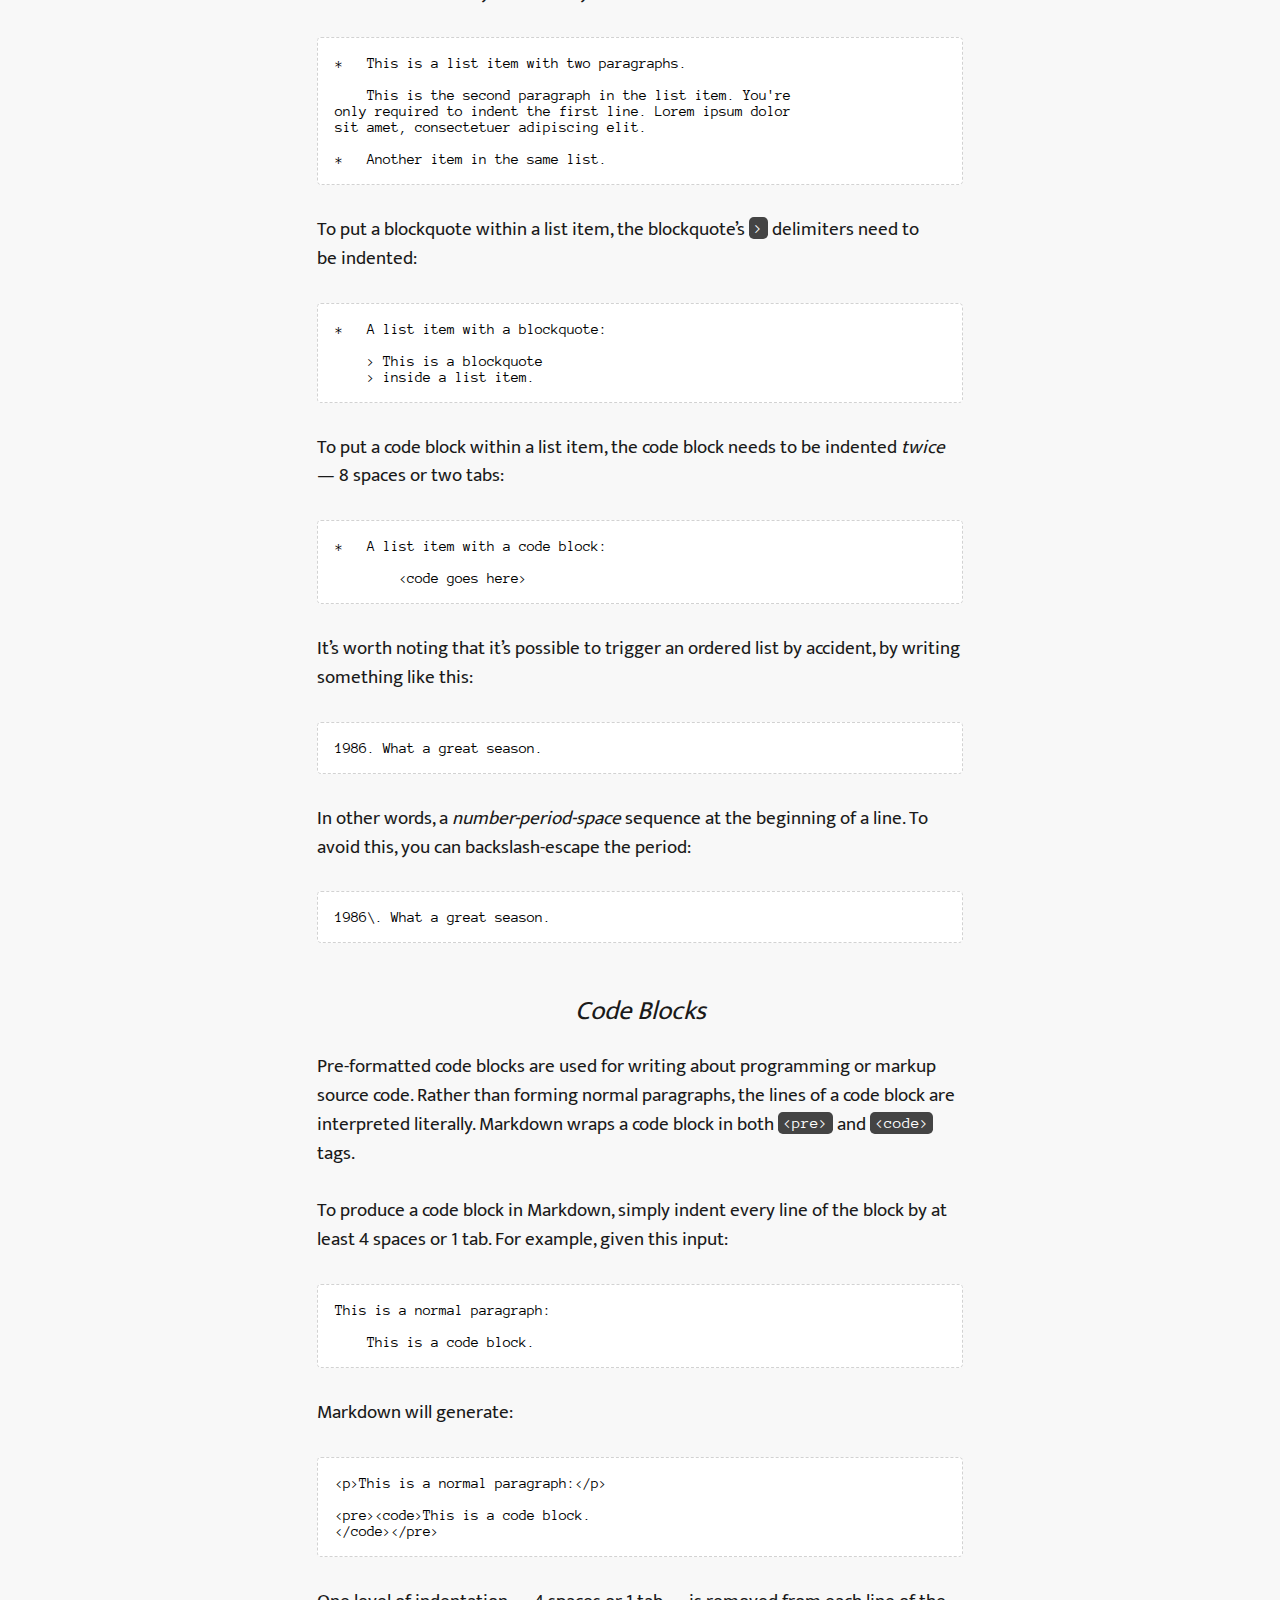
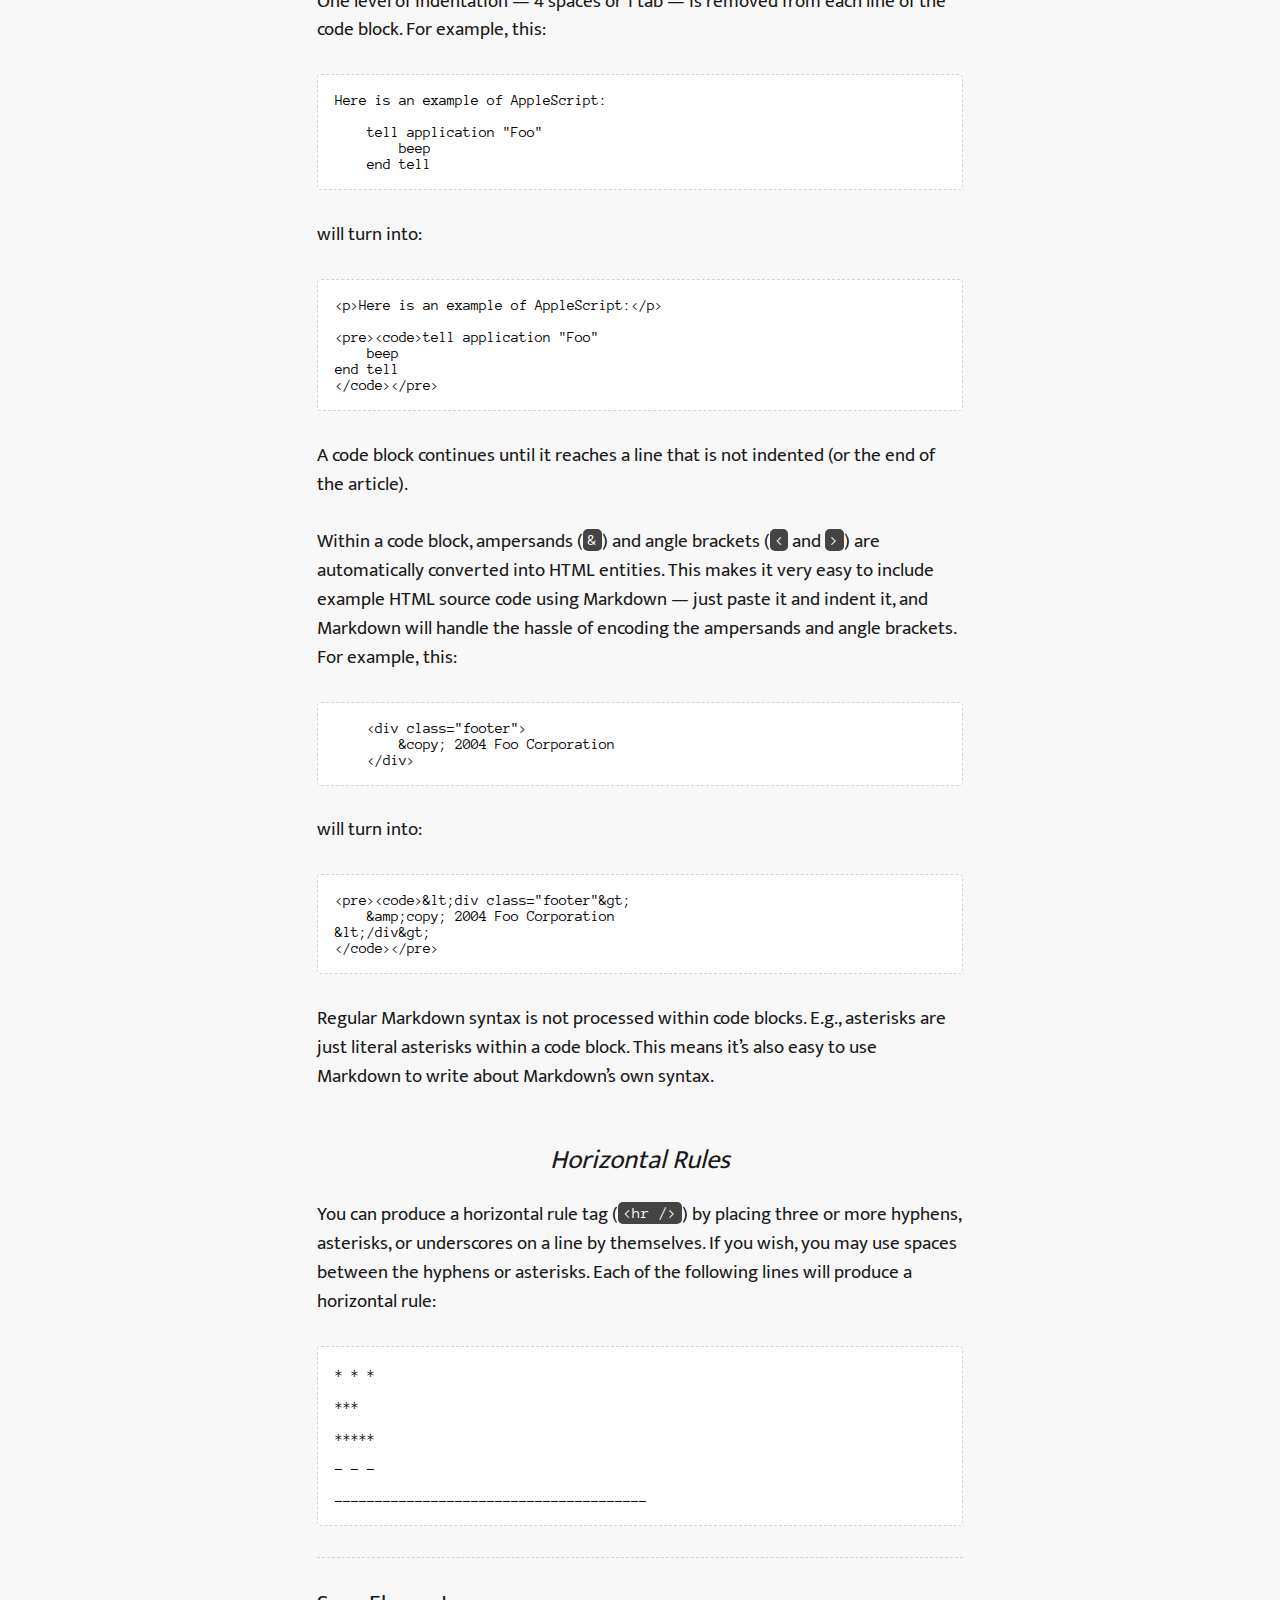
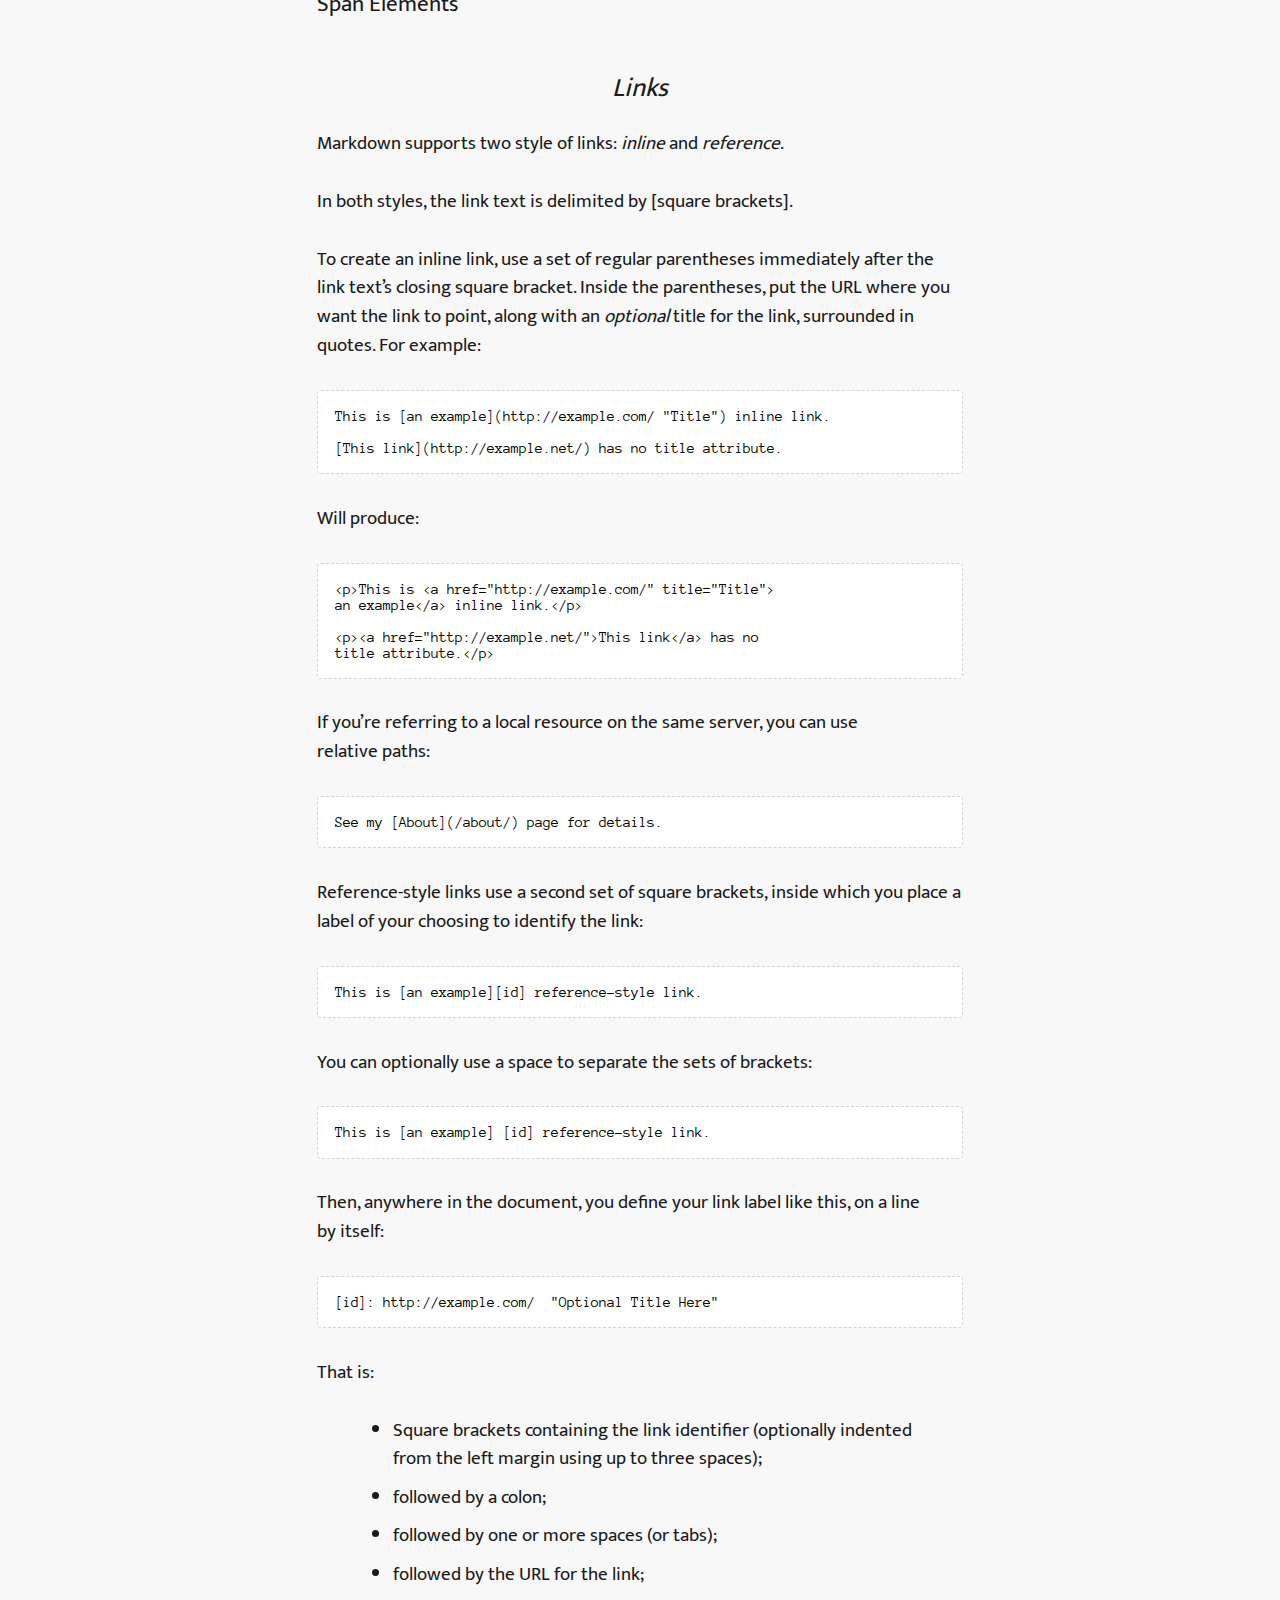
<file: articles/markdown-syntax/index.html>
<!DOCTYPE html>
<html lang="fr">
  <head>
    <meta charset="utf-8">
    <meta http-equiv="X-UA-Compatible" content="IE=edge,chrome=1">
    <meta name="viewport" content="width=device-width">
    <title>Markdown syntax - Bits &amp; Tricks
    </title>
    <link rel="alternate" href="//feed.xml" type="application/rss+xml" title="Code visuel">
    <link rel="stylesheet" href="http://fonts.googleapis.com/css?family=Lora:400,700,400italic,700italic|Anonymous+Pro:400,700,400italic,700italic|Merriweather:400,700,300">
    <link rel="stylesheet" href="http://fonts.googleapis.com/css?family=Ek+Mukta:300,400&amp;subset=latin,latin-ext">
    <link rel="stylesheet" href="//netdna.bootstrapcdn.com/font-awesome/4.0.3/css/font-awesome.css">
    <link rel="stylesheet" href="/css/main.css">
    <script type="text/javascript" src="//ajax.googleapis.com/ajax/libs/jquery/1.11.0/jquery.min.js"></script>
    <script type="text/javascript" src="/js/SlideJS/jquery.slides.min.js"></script>
    <script type="text/javascript" src="/js/GAnalytics.js"></script>
  </head>
  <body class="article-detail">
    <header class="header">
      <div class="content-wrap">
        <h1>Markdown syntax</h1>
        <p class="author">Par <span class="author">John Gruber</span>
        </p>
      </div>
    </header>
    <div id="content">
      <div class="content-wrap">
        <article class="article">
          <section class="content"><p>Full markdown syntax taken from John Gruber’s <a href="http://daringfireball.net/projects/markdown/syntax">Daring Fireball</a>.
Did you know that 9 out of 10 bloggers prefer to write in&nbsp;markdown?</p>
<hr>
<h1 id="markdown-syntax">Markdown:&nbsp;Syntax</h1>
<ul>
<li><a href="/articles/markdown-syntax/#overview">Overview</a><ul>
<li><a href="/articles/markdown-syntax/#philosophy">Philosophy</a></li>
<li><a href="/articles/markdown-syntax/#html">Inline&nbsp;<span class="caps">HTML</span></a></li>
<li><a href="/articles/markdown-syntax/#autoescape">Automatic Escaping for Special&nbsp;Characters</a></li>
</ul>
</li>
<li><a href="/articles/markdown-syntax/#block">Block Elements</a><ul>
<li><a href="/articles/markdown-syntax/#p">Paragraphs and Line&nbsp;Breaks</a></li>
<li><a href="/articles/markdown-syntax/#header">Headers</a></li>
<li><a href="/articles/markdown-syntax/#blockquote">Blockquotes</a></li>
<li><a href="/articles/markdown-syntax/#list">Lists</a></li>
<li><a href="/articles/markdown-syntax/#precode">Code&nbsp;Blocks</a></li>
<li><a href="/articles/markdown-syntax/#hr">Horizontal&nbsp;Rules</a></li>
</ul>
</li>
<li><a href="/articles/markdown-syntax/#span">Span Elements</a><ul>
<li><a href="/articles/markdown-syntax/#link">Links</a></li>
<li><a href="/articles/markdown-syntax/#em">Emphasis</a></li>
<li><a href="/articles/markdown-syntax/#code">Code</a></li>
<li><a href="/articles/markdown-syntax/#img">Images</a></li>
</ul>
</li>
<li><a href="/articles/markdown-syntax/#misc">Miscellaneous</a><ul>
<li><a href="/articles/markdown-syntax/#backslash">Backslash&nbsp;Escapes</a></li>
<li><a href="/articles/markdown-syntax/#autolink">Automatic&nbsp;Links</a></li>
</ul>
</li>
</ul>
<p><strong>Note:</strong> This document is itself written using Markdown; you
can <a href="/projects/markdown/syntax.text">see the source for it by adding ‘.text’ to the <span class="caps">URL</span></a>.</p>
<hr>
<h2 id="overview">Overview</h2>

<h3 id="philosophy">Philosophy</h3>

<p>Markdown is intended to be as easy-to-read and easy-to-write as is&nbsp;feasible.</p>
<p>Readability, however, is emphasized above all else. A Markdown-formatted
document should be publishable as-is, as plain text, without looking
like it’s been marked up with tags or formatting instructions. While
Markdown’s syntax has been influenced by several existing text-to-<span class="caps">HTML</span>
filters — including <a href="http://docutils.sourceforge.net/mirror/setext.html">Setext</a>, <a href="http://www.aaronsw.com/2002/atx/">atx</a>, <a href="http://textism.com/tools/textile/">Textile</a>, <a href="http://docutils.sourceforge.net/rst.html">reStructuredText</a>,
<a href="http://www.triptico.com/software/grutatxt.html">Grutatext</a>, and <a href="http://ettext.taint.org/doc/">EtText</a> — the single biggest source of
inspiration for Markdown’s syntax is the format of plain text&nbsp;email.</p>
<p>To this end, Markdown’s syntax is comprised entirely of punctuation
characters, which punctuation characters have been carefully chosen so
as to look like what they mean. E.g., asterisks around a word actually
look like *emphasis*. Markdown lists look like, well, lists. Even
blockquotes look like quoted passages of text, assuming you’ve ever
used&nbsp;email.</p>
<h3 id="html">Inline&nbsp;<span class="caps">HTML</span></h3>

<p>Markdown’s syntax is intended for one purpose: to be used as a
format for <em>writing</em> for the&nbsp;web.</p>
<p>Markdown is not a replacement for <span class="caps">HTML</span>, or even close to it. Its
syntax is very small, corresponding only to a very small subset of
HTML tags. The idea is <em>not</em> to create a syntax that makes it easier
to insert <span class="caps">HTML</span> tags. In my opinion, HTML tags are already easy to
insert. The idea for Markdown is to make it easy to read, write, and
edit prose. HTML is a <em>publishing</em> format; Markdown is a <em>writing</em>
format. Thus, Markdown’s formatting syntax only addresses issues that
can be conveyed in plain&nbsp;text.</p>
<p>For any markup that is not covered by Markdown’s syntax, you simply
use <span class="caps">HTML</span> itself. There’s no need to preface it or delimit it to
indicate that you’re switching from Markdown to HTML; you just use
the&nbsp;tags.</p>
<p>The only restrictions are that block-level <span class="caps">HTML</span> elements — e.g. <code>&lt;div&gt;</code>,
<code>&lt;table&gt;</code>, <code>&lt;pre&gt;</code>, <code>&lt;p&gt;</code>, etc. — must be separated from surrounding
content by blank lines, and the start and end tags of the block should
not be indented with tabs or spaces. Markdown is smart enough not
to add extra (unwanted) <code>&lt;p&gt;</code> tags around <span class="caps">HTML</span> block-level&nbsp;tags.</p>
<p>For example, to add an <span class="caps">HTML</span> table to a Markdown&nbsp;article:</p>
<pre><code>This is a regular paragraph.

&lt;table&gt;
    &lt;tr&gt;
        &lt;td&gt;Foo&lt;/td&gt;
    &lt;/tr&gt;
&lt;/table&gt;

This is another regular paragraph.
</code></pre><p>Note that Markdown formatting syntax is not processed within block-level
<span class="caps">HTML</span> tags. E.g., you can’t use Markdown-style <code>*emphasis*</code> inside an
<span class="caps">HTML</span>&nbsp;block.</p>
<p>Span-level <span class="caps">HTML</span> tags — e.g. <code>&lt;span&gt;</code>, <code>&lt;cite&gt;</code>, or <code>&lt;del&gt;</code> — can be
used anywhere in a Markdown paragraph, list item, or header. If you
want, you can even use <span class="caps">HTML</span> tags instead of Markdown formatting; e.g. if
you’d prefer to use HTML <code>&lt;a&gt;</code> or <code>&lt;img&gt;</code> tags instead of Markdown’s
link or image syntax, go right&nbsp;ahead.</p>
<p>Unlike block-level <span class="caps">HTML</span> tags, Markdown syntax <em>is</em> processed within
span-level&nbsp;tags.</p>
<h3 id="autoescape">Automatic Escaping for Special&nbsp;Characters</h3>

<p>In <span class="caps">HTML</span>, there are two characters that demand special treatment: <code>&lt;</code>
and <code>&amp;</code>. Left angle brackets are used to start tags; ampersands are
used to denote <span class="caps">HTML</span> entities. If you want to use them as literal
characters, you must escape them as entities, e.g. <code>&amp;lt;</code>, and
<code>&amp;amp;</code>.</p>
<p>Ampersands in particular are bedeviling for web writers. If you want to
write about ‘<span class="caps">AT</span>&amp;T’, you need to write ‘<code>AT&amp;amp;T</code>‘. You even need to
escape ampersands within URLs. Thus, if you want to link&nbsp;to:</p>
<pre><code>http://images.google.com/images?num=30&amp;q=larry+bird
</code></pre><p>you need to encode the <span class="caps">URL</span>&nbsp;as:</p>
<pre><code>http://images.google.com/images?num=30&amp;amp;q=larry+bird
</code></pre><p>in your anchor tag <code>href</code> attribute. Needless to say, this is easy to
forget, and is probably the single most common source of <span class="caps">HTML</span> validation
errors in otherwise well-marked-up web&nbsp;sites.</p>
<p>Markdown allows you to use these characters naturally, taking care of
all the necessary escaping for you. If you use an ampersand as part of
an <span class="caps">HTML</span> entity, it remains unchanged; otherwise it will be translated
into <code>&amp;amp;</code>.</p>
<p>So, if you want to include a copyright symbol in your article, you can&nbsp;write:</p>
<pre><code>&amp;copy;
</code></pre><p>and Markdown will leave it alone. But if you&nbsp;write:</p>
<pre><code>AT&amp;T
</code></pre><p>Markdown will translate it&nbsp;to:</p>
<pre><code>AT&amp;amp;T
</code></pre><p>Similarly, because Markdown supports <a href="/articles/markdown-syntax/#html">inline <span class="caps">HTML</span></a>, if you use
angle brackets as delimiters for <span class="caps">HTML</span> tags, Markdown will treat them as
such. But if you&nbsp;write:</p>
<pre><code>4 &lt; 5
</code></pre><p>Markdown will translate it&nbsp;to:</p>
<pre><code>4 &amp;lt; 5
</code></pre><p>However, inside Markdown code spans and blocks, angle brackets and
ampersands are <em>always</em> encoded automatically. This makes it easy to use
Markdown to write about <span class="caps">HTML</span> code. (As opposed to raw HTML, which is a
terrible format for writing about HTML syntax, because every single <code>&lt;</code>
and <code>&amp;</code> in your example code needs to be&nbsp;escaped.)</p>
<hr>
<h2 id="block">Block&nbsp;Elements</h2>


<h3 id="p">Paragraphs and Line&nbsp;Breaks</h3>

<p>A paragraph is simply one or more consecutive lines of text, separated
by one or more blank lines. (A blank line is any line that looks like a
blank line — a line containing nothing but spaces or tabs is considered
blank.) Normal paragraphs should not be indented with spaces or&nbsp;tabs.</p>
<p>The implication of the “one or more consecutive lines of text” rule is
that Markdown supports “hard-wrapped” text paragraphs. This differs
significantly from most other text-to-<span class="caps">HTML</span> formatters (including Movable
Type’s “Convert Line Breaks” option) which translate every line break
character in a paragraph into a <code>&lt;br /&gt;</code> tag.</p>
<p>When you <em>do</em> want to insert a <code>&lt;br /&gt;</code> break tag using Markdown, you
end a line with two or more spaces, then type&nbsp;return.</p>
<p>Yes, this takes a tad more effort to create a <code>&lt;br /&gt;</code>, but a simplistic
“every line break is a <code>&lt;br /&gt;</code>“ rule wouldn’t work for Markdown.
Markdown’s email-style <a href="/articles/markdown-syntax/#blockquote">blockquoting</a> and multi-paragraph <a href="/articles/markdown-syntax/#list">list items</a>
work best — and look better — when you format them with hard&nbsp;breaks.</p>
<h3 id="header">Headers</h3>

<p>Markdown supports two styles of headers, <a href="http://docutils.sourceforge.net/mirror/setext.html">Setext</a> and <a href="http://www.aaronsw.com/2002/atx/">atx</a>.</p>
<p>Setext-style headers are “underlined” using equal signs (for first-level
headers) and dashes (for second-level headers). For&nbsp;example:</p>
<pre><code>This is an H1
=============

This is an H2
-------------
</code></pre><p>Any number of underlining <code>=</code>‘s or <code>-</code>‘s will&nbsp;work.</p>
<p>Atx-style headers use 1-6 hash characters at the start of the line,
corresponding to header levels 1-6. For&nbsp;example:</p>
<pre><code># This is an H1

## This is an H2

###### This is an H6
</code></pre><p>Optionally, you may “close” atx-style headers. This is purely
cosmetic — you can use this if you think it looks better. The
closing hashes don’t even need to match the number of hashes
used to open the header. (The number of opening hashes
determines the header level.)&nbsp;:</p>
<pre><code># This is an H1 #

## This is an H2 ##

### This is an H3 ######
</code></pre><h3 id="blockquote">Blockquotes</h3>

<p>Markdown uses email-style <code>&gt;</code> characters for blockquoting. If you’re
familiar with quoting passages of text in an email message, then you
know how to create a blockquote in Markdown. It looks best if you hard
wrap the text and put a <code>&gt;</code> before every&nbsp;line:</p>
<pre><code>&gt; This is a blockquote with two paragraphs. Lorem ipsum dolor sit amet,
&gt; consectetuer adipiscing elit. Aliquam hendrerit mi posuere lectus.
&gt; Vestibulum enim wisi, viverra nec, fringilla in, laoreet vitae, risus.
&gt;
&gt; Donec sit amet nisl. Aliquam semper ipsum sit amet velit. Suspendisse
&gt; id sem consectetuer libero luctus adipiscing.
</code></pre><p>Markdown allows you to be lazy and only put the <code>&gt;</code> before the first
line of a hard-wrapped&nbsp;paragraph:</p>
<pre><code>&gt; This is a blockquote with two paragraphs. Lorem ipsum dolor sit amet,
consectetuer adipiscing elit. Aliquam hendrerit mi posuere lectus.
Vestibulum enim wisi, viverra nec, fringilla in, laoreet vitae, risus.

&gt; Donec sit amet nisl. Aliquam semper ipsum sit amet velit. Suspendisse
id sem consectetuer libero luctus adipiscing.
</code></pre><p>Blockquotes can be nested (i.e. a blockquote-in-a-blockquote) by
adding additional levels of <code>&gt;</code>:</p>
<pre><code>&gt; This is the first level of quoting.
&gt;
&gt; &gt; This is nested blockquote.
&gt;
&gt; Back to the first level.
</code></pre><p>Blockquotes can contain other Markdown elements, including headers, lists,
and code&nbsp;blocks:</p>
<blockquote>
<h2 id="this-is-a-header-">This is a&nbsp;header.</h2>
<ol>
<li>This is the first list&nbsp;item.</li>
<li>This is the second list&nbsp;item.</li>
</ol>
<p>Here’s some example&nbsp;code:</p>
<pre><code>return shell_exec(&quot;echo $input | $markdown_script&quot;);
</code></pre></blockquote>
<p>Any decent text editor should make email-style quoting easy. For
example, with BBEdit, you can make a selection and choose Increase
Quote Level from the Text&nbsp;menu.</p>
<h3 id="list">Lists</h3>

<p>Markdown supports ordered (numbered) and unordered (bulleted)&nbsp;lists.</p>
<p>Unordered lists use asterisks, pluses, and hyphens — interchangably
— as list&nbsp;markers:</p>
<pre><code>*   Red
*   Green
*   Blue
</code></pre><p>is equivalent&nbsp;to:</p>
<pre><code>+   Red
+   Green
+   Blue
</code></pre><p>and:</p>
<pre><code>-   Red
-   Green
-   Blue
</code></pre><p>Ordered lists use numbers followed by&nbsp;periods:</p>
<pre><code>1.  Bird
2.  McHale
3.  Parish
</code></pre><p>It’s important to note that the actual numbers you use to mark the
list have no effect on the <span class="caps">HTML</span> output Markdown produces. The HTML
Markdown produces from the above list&nbsp;is:</p>
<pre><code>&lt;ol&gt;
&lt;li&gt;Bird&lt;/li&gt;
&lt;li&gt;McHale&lt;/li&gt;
&lt;li&gt;Parish&lt;/li&gt;
&lt;/ol&gt;
</code></pre><p>If you instead wrote the list in Markdown like&nbsp;this:</p>
<pre><code>1.  Bird
1.  McHale
1.  Parish
</code></pre><p>or&nbsp;even:</p>
<pre><code>3. Bird
1. McHale
8. Parish
</code></pre><p>you’d get the exact same <span class="caps">HTML</span> output. The point is, if you want to,
you can use ordinal numbers in your ordered Markdown lists, so that
the numbers in your source match the numbers in your published HTML.
But if you want to be lazy, you don’t have&nbsp;to.</p>
<p>If you do use lazy list numbering, however, you should still start the
list with the number 1. At some point in the future, Markdown may support
starting ordered lists at an arbitrary&nbsp;number.</p>
<p>List markers typically start at the left margin, but may be indented by
up to three spaces. List markers must be followed by one or more spaces
or a&nbsp;tab.</p>
<p>To make lists look nice, you can wrap items with hanging&nbsp;indents:</p>
<pre><code>*   Lorem ipsum dolor sit amet, consectetuer adipiscing elit.
    Aliquam hendrerit mi posuere lectus. Vestibulum enim wisi,
    viverra nec, fringilla in, laoreet vitae, risus.
*   Donec sit amet nisl. Aliquam semper ipsum sit amet velit.
    Suspendisse id sem consectetuer libero luctus adipiscing.
</code></pre><p>But if you want to be lazy, you don’t have&nbsp;to:</p>
<pre><code>*   Lorem ipsum dolor sit amet, consectetuer adipiscing elit.
Aliquam hendrerit mi posuere lectus. Vestibulum enim wisi,
viverra nec, fringilla in, laoreet vitae, risus.
*   Donec sit amet nisl. Aliquam semper ipsum sit amet velit.
Suspendisse id sem consectetuer libero luctus adipiscing.
</code></pre><p>If list items are separated by blank lines, Markdown will wrap the
items in <code>&lt;p&gt;</code> tags in the <span class="caps">HTML</span> output. For example, this&nbsp;input:</p>
<pre><code>*   Bird
*   Magic
</code></pre><p>will turn&nbsp;into:</p>
<pre><code>&lt;ul&gt;
&lt;li&gt;Bird&lt;/li&gt;
&lt;li&gt;Magic&lt;/li&gt;
&lt;/ul&gt;
</code></pre><p>But&nbsp;this:</p>
<pre><code>*   Bird

*   Magic
</code></pre><p>will turn&nbsp;into:</p>
<pre><code>&lt;ul&gt;
&lt;li&gt;&lt;p&gt;Bird&lt;/p&gt;&lt;/li&gt;
&lt;li&gt;&lt;p&gt;Magic&lt;/p&gt;&lt;/li&gt;
&lt;/ul&gt;
</code></pre><p>List items may consist of multiple paragraphs. Each subsequent
paragraph in a list item must be indented by either 4 spaces
or one&nbsp;tab:</p>
<pre><code>1.  This is a list item with two paragraphs. Lorem ipsum dolor
    sit amet, consectetuer adipiscing elit. Aliquam hendrerit
    mi posuere lectus.

    Vestibulum enim wisi, viverra nec, fringilla in, laoreet
    vitae, risus. Donec sit amet nisl. Aliquam semper ipsum
    sit amet velit.

2.  Suspendisse id sem consectetuer libero luctus adipiscing.
</code></pre><p>It looks nice if you indent every line of the subsequent
paragraphs, but here again, Markdown will allow you to be&nbsp;lazy:</p>
<pre><code>*   This is a list item with two paragraphs.

    This is the second paragraph in the list item. You&#39;re
only required to indent the first line. Lorem ipsum dolor
sit amet, consectetuer adipiscing elit.

*   Another item in the same list.
</code></pre><p>To put a blockquote within a list item, the blockquote’s <code>&gt;</code>
delimiters need to be&nbsp;indented:</p>
<pre><code>*   A list item with a blockquote:

    &gt; This is a blockquote
    &gt; inside a list item.
</code></pre><p>To put a code block within a list item, the code block needs
to be indented <em>twice</em> — 8 spaces or two&nbsp;tabs:</p>
<pre><code>*   A list item with a code block:

        &lt;code goes here&gt;
</code></pre><p>It’s worth noting that it’s possible to trigger an ordered list by
accident, by writing something like&nbsp;this:</p>
<pre><code>1986. What a great season.
</code></pre><p>In other words, a <em>number-period-space</em> sequence at the beginning of a
line. To avoid this, you can backslash-escape the&nbsp;period:</p>
<pre><code>1986\. What a great season.
</code></pre><h3 id="precode">Code&nbsp;Blocks</h3>

<p>Pre-formatted code blocks are used for writing about programming or
markup source code. Rather than forming normal paragraphs, the lines
of a code block are interpreted literally. Markdown wraps a code block
in both <code>&lt;pre&gt;</code> and <code>&lt;code&gt;</code> tags.</p>
<p>To produce a code block in Markdown, simply indent every line of the
block by at least 4 spaces or 1 tab. For example, given this&nbsp;input:</p>
<pre><code>This is a normal paragraph:

    This is a code block.
</code></pre><p>Markdown will&nbsp;generate:</p>
<pre><code>&lt;p&gt;This is a normal paragraph:&lt;/p&gt;

&lt;pre&gt;&lt;code&gt;This is a code block.
&lt;/code&gt;&lt;/pre&gt;
</code></pre><p>One level of indentation — 4 spaces or 1 tab — is removed from each
line of the code block. For example,&nbsp;this:</p>
<pre><code>Here is an example of AppleScript:

    tell application &quot;Foo&quot;
        beep
    end tell
</code></pre><p>will turn&nbsp;into:</p>
<pre><code>&lt;p&gt;Here is an example of AppleScript:&lt;/p&gt;

&lt;pre&gt;&lt;code&gt;tell application &quot;Foo&quot;
    beep
end tell
&lt;/code&gt;&lt;/pre&gt;
</code></pre><p>A code block continues until it reaches a line that is not indented
(or the end of the&nbsp;article).</p>
<p>Within a code block, ampersands (<code>&amp;</code>) and angle brackets (<code>&lt;</code> and <code>&gt;</code>)
are automatically converted into <span class="caps">HTML</span> entities. This makes it very
easy to include example HTML source code using Markdown — just paste
it and indent it, and Markdown will handle the hassle of encoding the
ampersands and angle brackets. For example,&nbsp;this:</p>
<pre><code>    &lt;div class=&quot;footer&quot;&gt;
        &amp;copy; 2004 Foo Corporation
    &lt;/div&gt;
</code></pre><p>will turn&nbsp;into:</p>
<pre><code>&lt;pre&gt;&lt;code&gt;&amp;lt;div class=&quot;footer&quot;&amp;gt;
    &amp;amp;copy; 2004 Foo Corporation
&amp;lt;/div&amp;gt;
&lt;/code&gt;&lt;/pre&gt;
</code></pre><p>Regular Markdown syntax is not processed within code blocks. E.g.,
asterisks are just literal asterisks within a code block. This means
it’s also easy to use Markdown to write about Markdown’s own&nbsp;syntax.</p>
<h3 id="hr">Horizontal&nbsp;Rules</h3>

<p>You can produce a horizontal rule tag (<code>&lt;hr /&gt;</code>) by placing three or
more hyphens, asterisks, or underscores on a line by themselves. If you
wish, you may use spaces between the hyphens or asterisks. Each of the
following lines will produce a horizontal&nbsp;rule:</p>
<pre><code>* * *

***

*****

- - -

---------------------------------------
</code></pre><hr>
<h2 id="span">Span&nbsp;Elements</h2>

<h3 id="link">Links</h3>

<p>Markdown supports two style of links: <em>inline</em> and <em>reference</em>.</p>
<p>In both styles, the link text is delimited by [square&nbsp;brackets].</p>
<p>To create an inline link, use a set of regular parentheses immediately
after the link text’s closing square bracket. Inside the parentheses,
put the <span class="caps">URL</span> where you want the link to point, along with an <em>optional</em>
title for the link, surrounded in quotes. For&nbsp;example:</p>
<pre><code>This is [an example](http://example.com/ &quot;Title&quot;) inline link.

[This link](http://example.net/) has no title attribute.
</code></pre><p>Will&nbsp;produce:</p>
<pre><code>&lt;p&gt;This is &lt;a href=&quot;http://example.com/&quot; title=&quot;Title&quot;&gt;
an example&lt;/a&gt; inline link.&lt;/p&gt;

&lt;p&gt;&lt;a href=&quot;http://example.net/&quot;&gt;This link&lt;/a&gt; has no
title attribute.&lt;/p&gt;
</code></pre><p>If you’re referring to a local resource on the same server, you can
use relative&nbsp;paths:</p>
<pre><code>See my [About](/about/) page for details.
</code></pre><p>Reference-style links use a second set of square brackets, inside
which you place a label of your choosing to identify the&nbsp;link:</p>
<pre><code>This is [an example][id] reference-style link.
</code></pre><p>You can optionally use a space to separate the sets of&nbsp;brackets:</p>
<pre><code>This is [an example] [id] reference-style link.
</code></pre><p>Then, anywhere in the document, you define your link label like this,
on a line by&nbsp;itself:</p>
<pre><code>[id]: http://example.com/  &quot;Optional Title Here&quot;
</code></pre><p>That&nbsp;is:</p>
<ul>
<li>Square brackets containing the link identifier (optionally
indented from the left margin using up to three&nbsp;spaces);</li>
<li>followed by a&nbsp;colon;</li>
<li>followed by one or more spaces (or&nbsp;tabs);</li>
<li>followed by the <span class="caps">URL</span> for the&nbsp;link;</li>
<li>optionally followed by a title attribute for the link, enclosed
in double or single quotes, or enclosed in&nbsp;parentheses.</li>
</ul>
<p>The following three link definitions are&nbsp;equivalent:</p>
<p>  <a href="http://example.com/" title="Optional Title Here">foo</a>: <a href="http://example.com/">http://example.com/</a>  ‘Optional Title&nbsp;Here’</p>
<p><strong>Note:</strong> There is a known bug in Markdown.pl 1.0.1 which prevents
single quotes from being used to delimit link&nbsp;titles.</p>
<p>The link <span class="caps">URL</span> may, optionally, be surrounded by angle&nbsp;brackets:</p>
<pre><code>[id]: &lt;http://example.com/&gt;  &quot;Optional Title Here&quot;
</code></pre><p>You can put the title attribute on the next line and use extra spaces
or tabs for padding, which tends to look better with longer&nbsp;URLs:</p>
<pre><code>[id]: http://example.com/longish/path/to/resource/here
    &quot;Optional Title Here&quot;
</code></pre><p>Link definitions are only used for creating links during Markdown
processing, and are stripped from your document in the <span class="caps">HTML</span>&nbsp;output.</p>
<p>Link definition names may consist of letters, numbers, spaces, and
punctuation — but they are <em>not</em> case sensitive. E.g. these two&nbsp;links:</p>
<p>  [link text][a]
  [link&nbsp;text][A]</p>
<p>are&nbsp;equivalent.</p>
<p>The <em>implicit link name</em> shortcut allows you to omit the name of the
link, in which case the link text itself is used as the name.
Just use an empty set of square brackets — e.g., to link the word
“Google” to the google.com web site, you could simply&nbsp;write:</p>
<p>  <a href="http://google.com/">Google</a></p>
<p>And then define the&nbsp;link:</p>
<p>Because link names may contain spaces, this shortcut even works for
multiple words in the link&nbsp;text:</p>
<p>  Visit <a href="http://daringfireball.net/">Daring Fireball</a> for more&nbsp;information.</p>
<p>And then define the&nbsp;link:</p>
<p>Link definitions can be placed anywhere in your Markdown document. I
tend to put them immediately after each paragraph in which they’re
used, but if you want, you can put them all at the end of your
document, sort of like&nbsp;footnotes.</p>
<p>Here’s an example of reference links in&nbsp;action:</p>
<pre><code>I get 10 times more traffic from [Google] [1] than from
[Yahoo] [2] or [MSN] [3].

  [1]: http://google.com/        &quot;Google&quot;
  [2]: http://search.yahoo.com/  &quot;Yahoo Search&quot;
  [3]: http://search.msn.com/    &quot;MSN Search&quot;
</code></pre><p>Using the implicit link name shortcut, you could instead&nbsp;write:</p>
<pre><code>I get 10 times more traffic from [Google][] than from
[Yahoo][] or [MSN][].

  [google]: http://google.com/        &quot;Google&quot;
  [yahoo]:  http://search.yahoo.com/  &quot;Yahoo Search&quot;
  [msn]:    http://search.msn.com/    &quot;MSN Search&quot;
</code></pre><p>Both of the above examples will produce the following <span class="caps">HTML</span>&nbsp;output:</p>
<pre><code>&lt;p&gt;I get 10 times more traffic from &lt;a href=&quot;http://google.com/&quot;
title=&quot;Google&quot;&gt;Google&lt;/a&gt; than from
&lt;a href=&quot;http://search.yahoo.com/&quot; title=&quot;Yahoo Search&quot;&gt;Yahoo&lt;/a&gt;
or &lt;a href=&quot;http://search.msn.com/&quot; title=&quot;MSN Search&quot;&gt;MSN&lt;/a&gt;.&lt;/p&gt;
</code></pre><p>For comparison, here is the same paragraph written using
Markdown’s inline link&nbsp;style:</p>
<pre><code>I get 10 times more traffic from [Google](http://google.com/ &quot;Google&quot;)
than from [Yahoo](http://search.yahoo.com/ &quot;Yahoo Search&quot;) or
[MSN](http://search.msn.com/ &quot;MSN Search&quot;).
</code></pre><p>The point of reference-style links is not that they’re easier to
write. The point is that with reference-style links, your document
source is vastly more readable. Compare the above examples: using
reference-style links, the paragraph itself is only 81 characters
long; with inline-style links, it’s 176 characters; and as raw <span class="caps">HTML</span>,
it’s 234 characters. In the raw HTML, there’s more markup than there
is&nbsp;text.</p>
<p>With Markdown’s reference-style links, a source document much more
closely resembles the final output, as rendered in a browser. By
allowing you to move the markup-related metadata out of the paragraph,
you can add links without interrupting the narrative flow of your&nbsp;prose.</p>
<h3 id="em">Emphasis</h3>

<p>Markdown treats asterisks (<code>*</code>) and underscores (<code>_</code>) as indicators of
emphasis. Text wrapped with one <code>*</code> or <code>_</code> will be wrapped with an
<span class="caps">HTML</span> <code>&lt;em&gt;</code> tag; double <code>*</code>‘s or <code>_</code>‘s will be wrapped with an <span class="caps">HTML</span>
<code>&lt;strong&gt;</code> tag. E.g., this&nbsp;input:</p>
<pre><code>*single asterisks*

_single underscores_

**double asterisks**

__double underscores__
</code></pre><p>will&nbsp;produce:</p>
<pre><code>&lt;em&gt;single asterisks&lt;/em&gt;

&lt;em&gt;single underscores&lt;/em&gt;

&lt;strong&gt;double asterisks&lt;/strong&gt;

&lt;strong&gt;double underscores&lt;/strong&gt;
</code></pre><p>You can use whichever style you prefer; the lone restriction is that
the same character must be used to open and close an emphasis&nbsp;span.</p>
<p>Emphasis can be used in the middle of a&nbsp;word:</p>
<pre><code>un*frigging*believable
</code></pre><p>But if you surround an <code>*</code> or <code>_</code> with spaces, it’ll be treated as a
literal asterisk or&nbsp;underscore.</p>
<p>To produce a literal asterisk or underscore at a position where it
would otherwise be used as an emphasis delimiter, you can backslash
escape&nbsp;it:</p>
<pre><code>\*this text is surrounded by literal asterisks\*
</code></pre><h3 id="code">Code</h3>

<p>To indicate a span of code, wrap it with backtick quotes (<code>` </code>).
Unlike a pre-formatted code block, a code span indicates code within a
normal paragraph. For&nbsp;example:</p>
<pre><code>Use the `printf()` function.
</code></pre><p>will&nbsp;produce:</p>
<pre><code>&lt;p&gt;Use the &lt;code&gt;printf()&lt;/code&gt; function.&lt;/p&gt;
</code></pre><p>To include a literal backtick character within a code span, you can use
multiple backticks as the opening and closing&nbsp;delimiters:</p>
<pre><code>``There is a literal backtick (`) here.``
</code></pre><p>which will produce&nbsp;this:</p>
<pre><code>&lt;p&gt;&lt;code&gt;There is a literal backtick (`) here.&lt;/code&gt;&lt;/p&gt;
</code></pre><p>The backtick delimiters surrounding a code span may include spaces —
one after the opening, one before the closing. This allows you to place
literal backtick characters at the beginning or end of a code&nbsp;span:</p>
<p>  A single backtick in a code span: <code>` </code></p>
<p>  A backtick-delimited string in a code span: <code>`foo` </code></p>
<p>will&nbsp;produce:</p>
  <p>A single backtick in a code span: <code>`</code></p>

  <p>A backtick-delimited string in a code span: <code><code>foo</code></code></p>

<p>With a code span, ampersands and angle brackets are encoded as <span class="caps">HTML</span>
entities automatically, which makes it easy to include example HTML
tags. Markdown will turn&nbsp;this:</p>
<pre><code>Please don&#39;t use any `&lt;blink&gt;` tags.
</code></pre><p>into:</p>
<pre><code>&lt;p&gt;Please don&#39;t use any &lt;code&gt;&amp;lt;blink&amp;gt;&lt;/code&gt; tags.&lt;/p&gt;
</code></pre><p>You can write&nbsp;this:</p>
<pre><code>`&amp;#8212;` is the decimal-encoded equivalent of `&amp;mdash;`.
</code></pre><p>to&nbsp;produce:</p>
<pre><code>&lt;p&gt;&lt;code&gt;&amp;amp;#8212;&lt;/code&gt; is the decimal-encoded
equivalent of &lt;code&gt;&amp;amp;mdash;&lt;/code&gt;.&lt;/p&gt;
</code></pre><h3 id="img">Images</h3>

<p>Admittedly, it’s fairly difficult to devise a “natural” syntax for
placing images into a plain text document&nbsp;format.</p>
<p>Markdown uses an image syntax that is intended to resemble the syntax
for links, allowing for two styles: <em>inline</em> and <em>reference</em>.</p>
<p>Inline image syntax looks like&nbsp;this:</p>
<pre><code>![Alt text](/path/to/img.jpg)

![Alt text](/path/to/img.jpg &quot;Optional title&quot;)
</code></pre><p>That&nbsp;is:</p>
<ul>
<li>An exclamation mark: <code>!</code>;</li>
<li>followed by a set of square brackets, containing the <code>alt</code>
attribute text for the&nbsp;image;</li>
<li>followed by a set of parentheses, containing the <span class="caps">URL</span> or path to
the image, and an optional <code>title</code> attribute enclosed in double
or single&nbsp;quotes.</li>
</ul>
<p>Reference-style image syntax looks like&nbsp;this:</p>
<pre><code>![Alt text][id]
</code></pre><p>Where “id” is the name of a defined image reference. Image references
are defined using syntax identical to link&nbsp;references:</p>
<pre><code>[id]: url/to/image  &quot;Optional title attribute&quot;
</code></pre><p>As of this writing, Markdown has no syntax for specifying the
dimensions of an image; if this is important to you, you can simply
use regular <span class="caps">HTML</span> <code>&lt;img&gt;</code> tags.</p>
<hr>
<h2 id="misc">Miscellaneous</h2>

<h3 id="autolink">Automatic&nbsp;Links</h3>

<p>Markdown supports a shortcut style for creating “automatic” links for URLs and email addresses: simply surround the <span class="caps">URL</span> or email address with angle brackets. What this means is that if you want to show the actual text of a URL or email address, and also have it be a clickable link, you can do&nbsp;this:</p>
<pre><code>&lt;http://example.com/&gt;
</code></pre><p>Markdown will turn this&nbsp;into:</p>
<pre><code>&lt;a href=&quot;http://example.com/&quot;&gt;http://example.com/&lt;/a&gt;
</code></pre><p>Automatic links for email addresses work similarly, except that
Markdown will also perform a bit of randomized decimal and hex
entity-encoding to help obscure your address from address-harvesting
spambots. For example, Markdown will turn&nbsp;this:</p>
<pre><code>&lt;address@example.com&gt;
</code></pre><p>into something like&nbsp;this:</p>
<pre><code>&lt;a href=&quot;&amp;#x6D;&amp;#x61;i&amp;#x6C;&amp;#x74;&amp;#x6F;:&amp;#x61;&amp;#x64;&amp;#x64;&amp;#x72;&amp;#x65;
&amp;#115;&amp;#115;&amp;#64;&amp;#101;&amp;#120;&amp;#x61;&amp;#109;&amp;#x70;&amp;#x6C;e&amp;#x2E;&amp;#99;&amp;#111;
&amp;#109;&quot;&gt;&amp;#x61;&amp;#x64;&amp;#x64;&amp;#x72;&amp;#x65;&amp;#115;&amp;#115;&amp;#64;&amp;#101;&amp;#120;&amp;#x61;
&amp;#109;&amp;#x70;&amp;#x6C;e&amp;#x2E;&amp;#99;&amp;#111;&amp;#109;&lt;/a&gt;
</code></pre><p>which will render in a browser as a clickable link to&nbsp;“address@example.com”.</p>
<p>(This sort of entity-encoding trick will indeed fool many, if not
most, address-harvesting bots, but it definitely won’t fool all of
them. It’s better than nothing, but an address published in this way
will probably eventually start receiving&nbsp;spam.)</p>
<h3 id="backslash">Backslash&nbsp;Escapes</h3>

<p>Markdown allows you to use backslash escapes to generate literal
characters which would otherwise have special meaning in Markdown’s
formatting syntax. For example, if you wanted to surround a word
with literal asterisks (instead of an <span class="caps">HTML</span> <code>&lt;em&gt;</code> tag), you can use
backslashes before the asterisks, like&nbsp;this:</p>
<pre><code>\*literal asterisks\*
</code></pre><p>Markdown provides backslash escapes for the following&nbsp;characters:</p>
<pre><code>\   backslash
`   backtick
*   asterisk
_   underscore
{}  curly braces
[]  square brackets
()  parentheses
#   hash mark
</code></pre><ul>
<li>plus&nbsp;sign</li>
</ul>
<ul>
<li>minus sign (hyphen)
.   dot
!   exclamation&nbsp;mark</li>
</ul>
</section>
        </article>
      </div>
    </div>
    <footer>
      <div class="content-wrap">
        <div class="nav"><a href="/">« Retour</a></div>
        <section class="about"><h1 id="bits-tricks">Bits &amp; Tricks</h1>

        </section>
        <section class="copy">
          <p>&copy; 2014 Blaise Garcia &mdash; Bien présenté grace à&nbsp;<a href="https://github.com/jnordberg/wintersmith">Wintersmith</a>
          </p>
        </section>
      </div>
    </footer>
  </body>
</html>
</file>
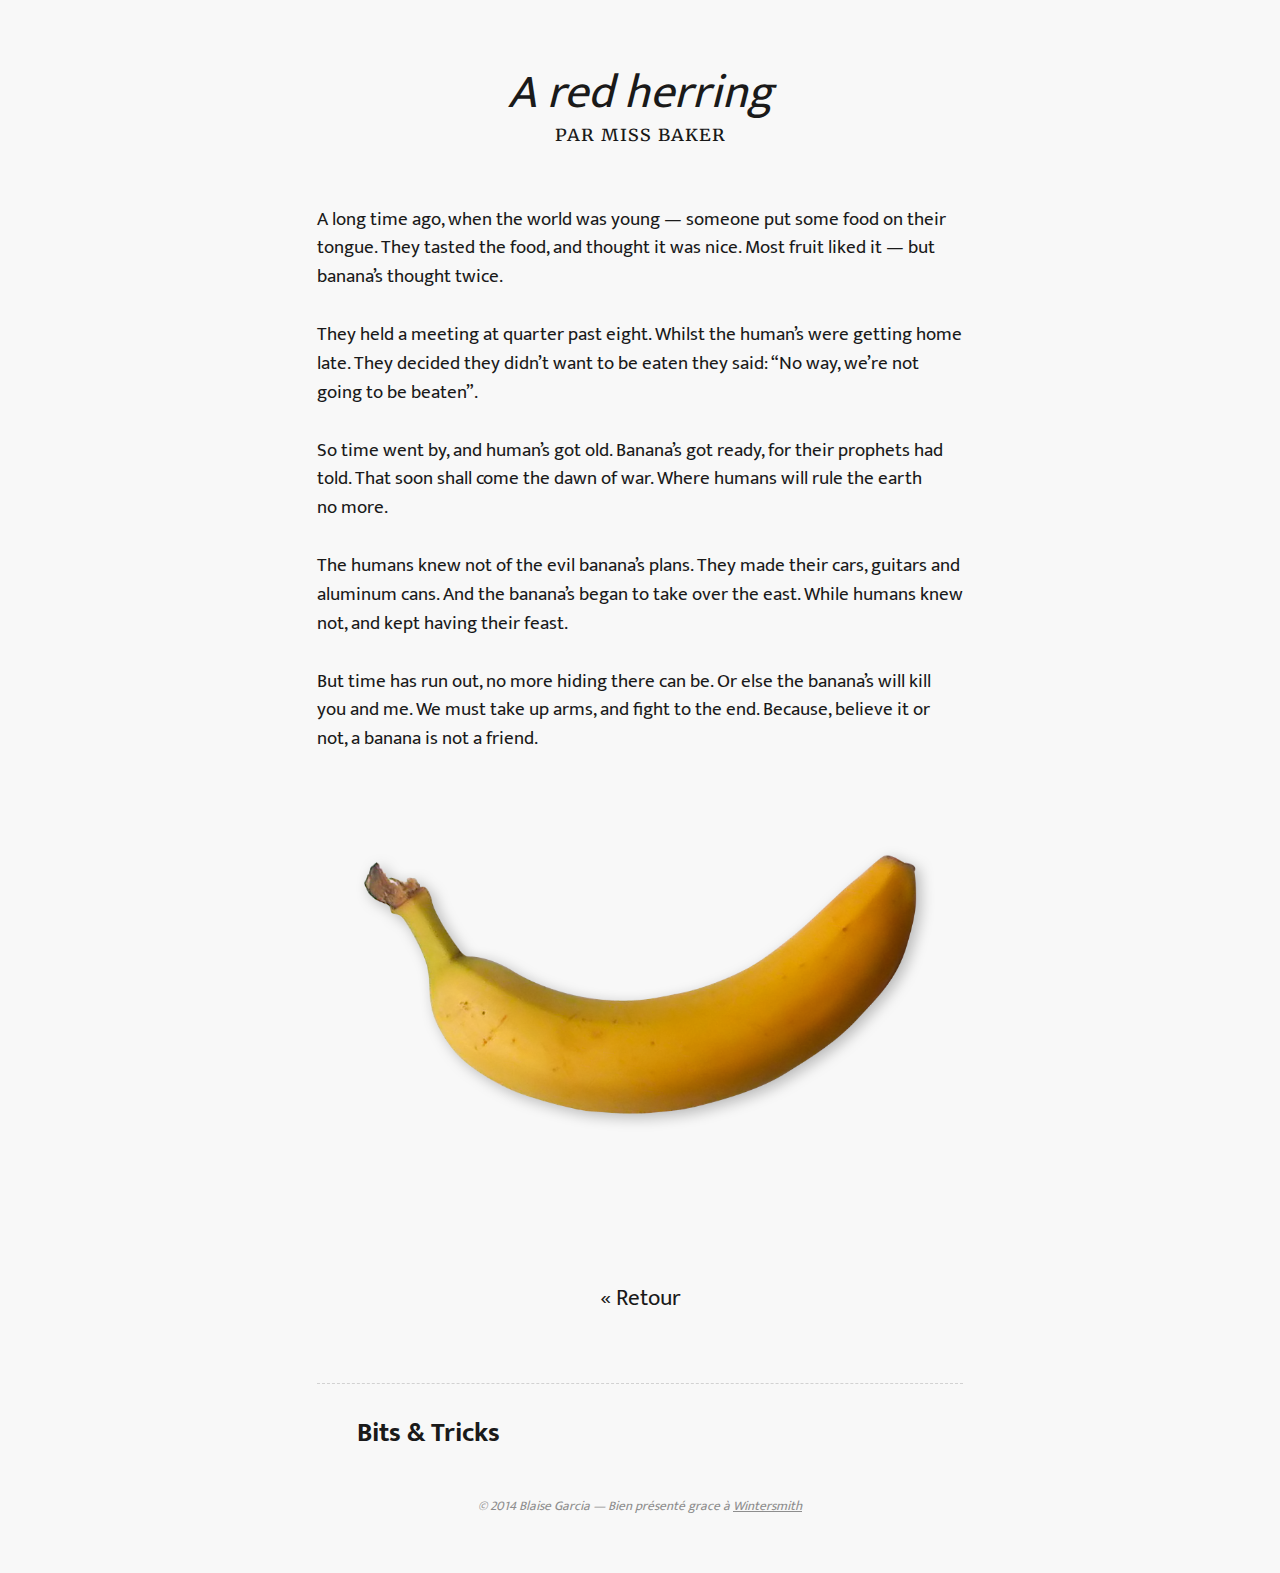
<file: articles/red-herring/index.html>
<!DOCTYPE html>
<html lang="fr">
  <head>
    <meta charset="utf-8">
    <meta http-equiv="X-UA-Compatible" content="IE=edge,chrome=1">
    <meta name="viewport" content="width=device-width">
    <title>A red herring - Bits &amp; Tricks
    </title>
    <link rel="alternate" href="//feed.xml" type="application/rss+xml" title="Code visuel">
    <link rel="stylesheet" href="http://fonts.googleapis.com/css?family=Lora:400,700,400italic,700italic|Anonymous+Pro:400,700,400italic,700italic|Merriweather:400,700,300">
    <link rel="stylesheet" href="http://fonts.googleapis.com/css?family=Ek+Mukta:300,400&amp;subset=latin,latin-ext">
    <link rel="stylesheet" href="//netdna.bootstrapcdn.com/font-awesome/4.0.3/css/font-awesome.css">
    <link rel="stylesheet" href="/css/main.css">
    <script type="text/javascript" src="//ajax.googleapis.com/ajax/libs/jquery/1.11.0/jquery.min.js"></script>
    <script type="text/javascript" src="/js/SlideJS/jquery.slides.min.js"></script>
    <script type="text/javascript" src="/js/GAnalytics.js"></script>
  </head>
  <body class="article-detail">
    <header class="header">
      <div class="content-wrap">
        <h1>A red herring</h1>
        <p class="author">Par <span class="author"><a href="mailto:baker@nasa.gov">Miss Baker</a></span>
        </p>
      </div>
    </header>
    <div id="content">
      <div class="content-wrap">
        <article class="article">
          <section class="content"><p>A long time ago, when the world was young — someone put some food on their tongue.
They tasted the food, and thought it was nice. Most fruit liked it — but banana’s thought&nbsp;twice.</p>
<p><span class="more"></span></p>
<p>They held a meeting at quarter past eight.
Whilst the human’s were getting home late.
They decided they didn’t want to be eaten they said:
“No way, we’re not going to be&nbsp;beaten”.</p>
<p>So time went by, and human’s got old.
Banana’s got ready, for their prophets had told.
That soon shall come the dawn of war.
Where humans will rule the earth no&nbsp;more.</p>
<p>The humans knew not of the evil banana’s plans.
They made their cars, guitars and aluminum cans.
And the banana’s began to take over the east.
While humans knew not, and kept having their&nbsp;feast.</p>
<p>But time has run out, no more hiding there can be.
Or else the banana’s will kill you and me.
We must take up arms, and fight to the end.
Because, believe it or not, a banana is not a&nbsp;friend.</p>
<p><img src="/articles/red-herring/banana.png" alt="a banana"></p>
</section>
        </article>
      </div>
    </div>
    <footer>
      <div class="content-wrap">
        <div class="nav"><a href="/">« Retour</a></div>
        <section class="about"><h1 id="bits-tricks">Bits &amp; Tricks</h1>

        </section>
        <section class="copy">
          <p>&copy; 2014 Blaise Garcia &mdash; Bien présenté grace à&nbsp;<a href="https://github.com/jnordberg/wintersmith">Wintersmith</a>
          </p>
        </section>
      </div>
    </footer>
  </body>
</html>
</file>
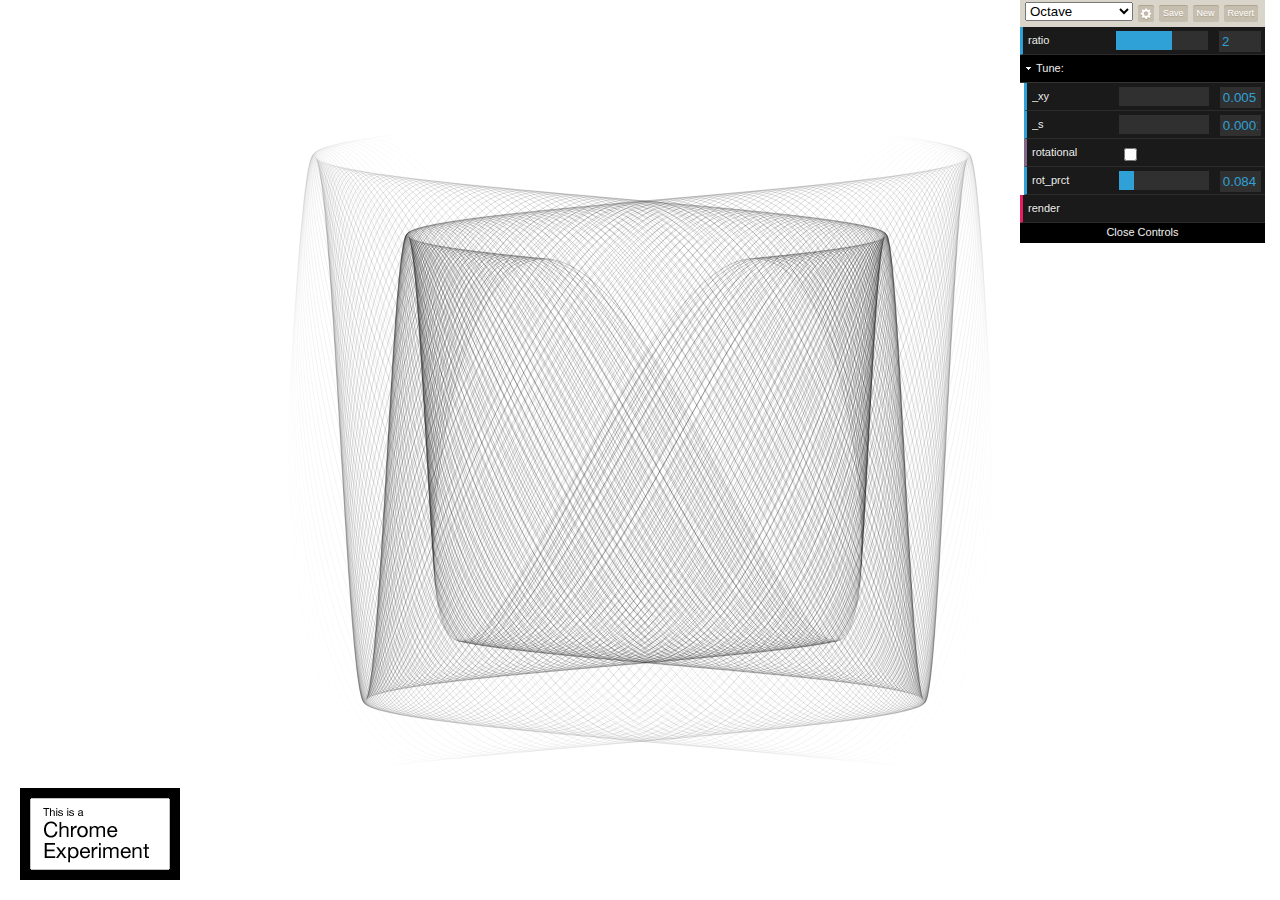
<file: projets/harmonogrammes/index.html>
<head>
	<title>Harmonogrammes</title>
	<script type="text/javascript" src="lib/paper-full.min.js"></script>
	<script type="text/javascript" src="lib/dat.gui.min.js"></script>
	<script type="text/javascript" src="lib/FileSaver.js"></script>
	<script type="text/javascript" src="lib/canvas-toBlob.js"></script>
	<script type="text/javascript" src="/js/GAnalytics.js"></script>
	<style type="text/css">
		* {
			margin: 0px;
		}
		canvas {
			position: absolute;
		}
		img[alt~="Chrome"] {
			position: fixed;
			left: 20px;
			bottom: 20px;
		}
		#qrcode {
			position: fixed;
			left: 20px;
			top: 20px;
		}
	</style>
</head>
<body>
	<canvas id="paperCanvas" resize></canvas>
	<a href="http://www.chromeexperiments.com/detail/harmonogrammes/" target="_blank">
		<img src="/img/badge-black_white.png" alt="Chrome Experiments">
	</a>
	<div id="qrcode"></div>
	<script type="text/javascript" src="harmonograph.js"></script>
</body>
</file>
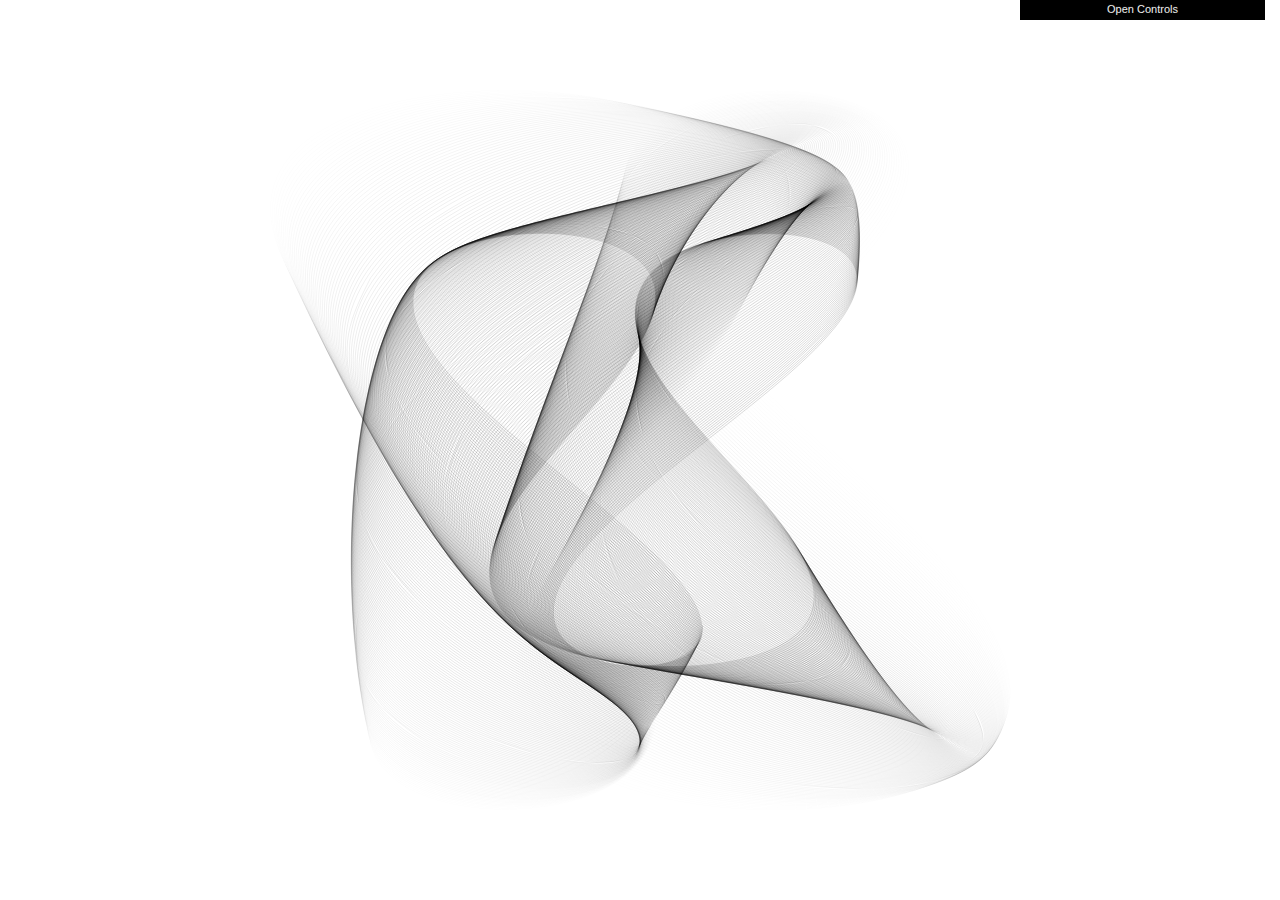
<file: projets/raisin/index.html>
<head>
	<title>Harmonogrammes</title>
	<script type="text/javascript" src="lib/paper-full.min.js"></script>
	<script type="text/javascript" src="lib/dat.gui.min.js"></script>
	<script type="text/javascript" src="lib/FileSaver.js"></script>
	<script type="text/javascript" src="lib/canvas-toBlob.js"></script>
	<script type="text/javascript" src="harmonograph.js"></script>
	<style type="text/css">
		body, html {
			margin: 0px;
		}
	</style>
	<meta name="viewport" content="initial-scale=1.0 , minimum-scale=0.5 , maximum-scale=1.5" />
</head>
<body>
	<canvas id="paperCanvas"></canvas>
</body>
</file>
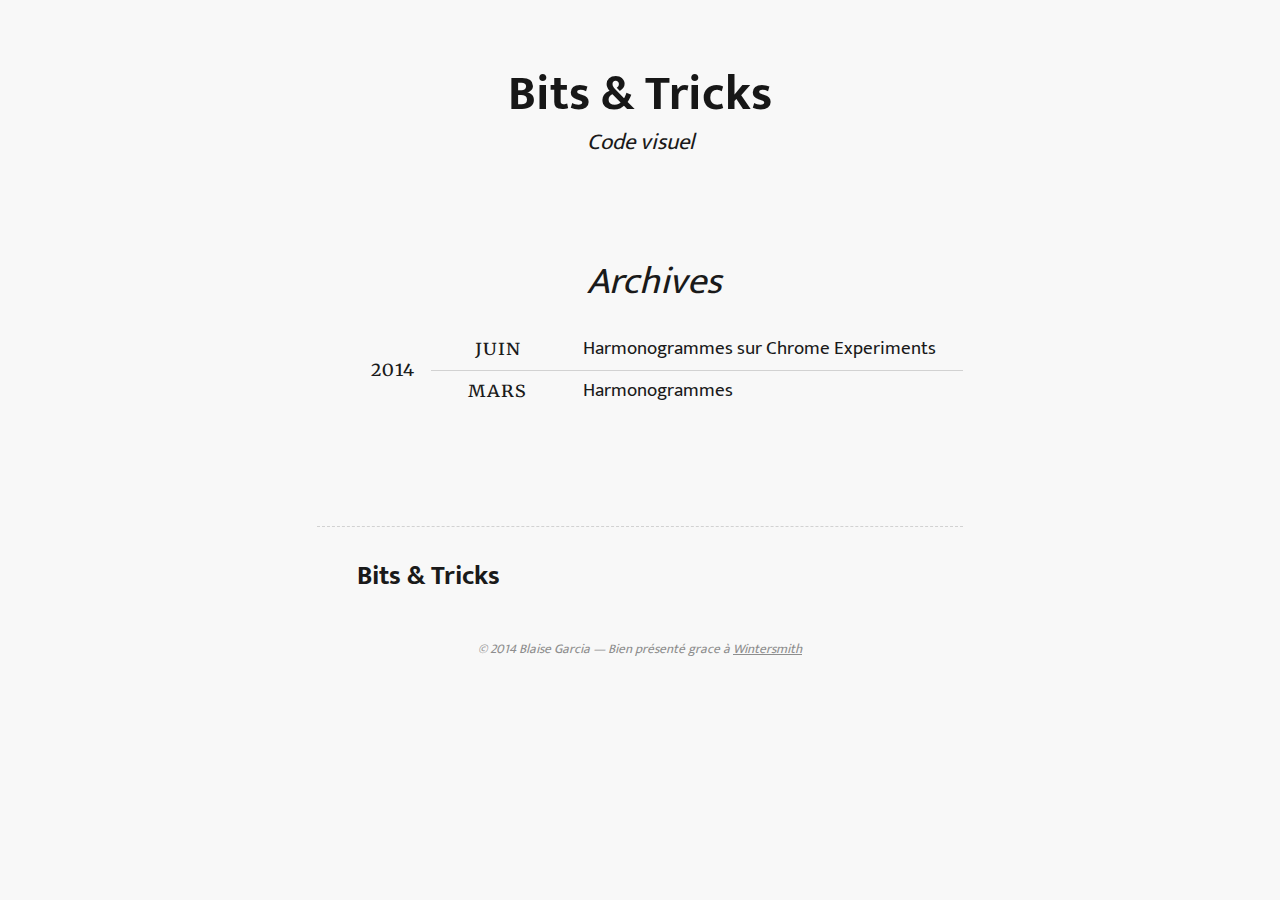
<file: archive.html>
<!DOCTYPE html>
<html lang="fr">
  <head>
    <meta charset="utf-8">
    <meta http-equiv="X-UA-Compatible" content="IE=edge,chrome=1">
    <meta name="viewport" content="width=device-width">
    <title>Bits &amp; Tricks
    </title>
    <link rel="alternate" href="//feed.xml" type="application/rss+xml" title="Code visuel">
    <link rel="stylesheet" href="http://fonts.googleapis.com/css?family=Lora:400,700,400italic,700italic|Anonymous+Pro:400,700,400italic,700italic|Merriweather:400,700,300">
    <link rel="stylesheet" href="http://fonts.googleapis.com/css?family=Ek+Mukta:300,400&amp;subset=latin,latin-ext">
    <link rel="stylesheet" href="//netdna.bootstrapcdn.com/font-awesome/4.0.3/css/font-awesome.css">
    <link rel="stylesheet" href="/css/main.css">
    <script type="text/javascript" src="//ajax.googleapis.com/ajax/libs/jquery/1.11.0/jquery.min.js"></script>
    <script type="text/javascript" src="/js/SlideJS/jquery.slides.min.js"></script>
    <script type="text/javascript" src="/js/GAnalytics.js"></script>
  </head>
  <body>
    <header class="header">
      <div class="content-wrap">
        <div class="logo">
          <h1><a href="/">Bits &amp; Tricks</a></h1>
          <p class="description">Code visuel</p>
        </div>
      </div>
    </header>
    <div id="content">
      <div class="content-wrap">
        <section class="archive">
          <h2>Archives</h2>
          <ul>
            <li><span style="line-height:4.4em" class="year-label">2014</span>
              <ul style="margin-left:4em">
                <li><span style="line-height:2.2em" class="month-label">Juin</span>
                  <ul style="margin-left:7em">
                    <li style="height:2.2em;line-height:2.2em;"><a href="/articles/chrome-experiments/">Harmonogrammes sur Chrome Experiments</a></li>
                  </ul>
                </li>
                <li><span style="line-height:2.2em" class="month-label">Mars</span>
                  <ul style="margin-left:7em">
                    <li style="height:2.2em;line-height:2.2em;"><a href="/articles/harmonogrammes/">Harmonogrammes</a></li>
                  </ul>
                </li>
              </ul>
            </li>
          </ul>
        </section>
      </div>
    </div>
    <footer>
      <div class="content-wrap">
        <section class="about"><h1 id="bits-tricks">Bits &amp; Tricks</h1>

        </section>
        <section class="copy">
          <p>&copy; 2014 Blaise Garcia &mdash; Bien présenté grace à&nbsp;<a href="https://github.com/jnordberg/wintersmith">Wintersmith</a>
          </p>
        </section>
      </div>
    </footer>
  </body>
</html>
</file>
<file: css/main.css>
h1, h2, h3, h4, h5, h6, p, body, a, img, ul, ol, blockquote, pre {
  margin: 0; padding: 0; border: 0;
}

body {
  font-family: 'Ek Mukta', serif;
  font-size: 19px;
  line-height: 1.52;
  background-color: #f8f8f8;
  text-rendering: optimizeLegibility;
}

.content-wrap {
  width: 34em;
  margin: 0 auto;
}

body, a {
  color: #1A1A1A;
}

a:hover {
  color: #ff8000;
  text-decoration: underline;
}

p {
  margin-bottom: 1.52em;
}

pre {
  font-size: 0.9em;
  overflow: auto;
  background: #fff;
  border: 1px dashed #d2d2d2;
  border-radius: 0.25em;
  margin-bottom: 1.8em;
  padding: 1em;
}

h1 {
  font-size: 2em;
  margin-bottom: 1em;
}

h2 {
  font-size: 1.2em;
  font-weight: 400;
  line-height: 1.43;
  margin-bottom: 1.35em;
}

h3 {
  font-style: italic;
  text-align: center;
  font-weight: 400;
  font-size: 1.4em;
  margin-top: 1.8em;
  margin-bottom: 0.8em;
}

ol, ul {
  margin: 0 1.4em 1.4em 4em;
}

li {
  margin-bottom: 0.5em;
}

blockquote {
  margin: 1.2em 3em;
  padding-left: 1em;
  font-style: italic;
}

hr {
  border: 0;
  border-top: 1px dashed #d2d2d2;
  height: 0;
  margin: 1.6em 0;
}

/* page header */

.header {
  margin: 3em 0 5em;
}

.header h1 {
  font-size: 2.6em;
  text-align: center;
  font-weight: 700;
  margin: 0;
}

.header a, .header a:hover {
  text-decoration: none;
  color: #171717;
}

.header .author {
  font-family: 'Merriweather', serif;
  font-variant: small-caps;
  text-transform: lowercase;
  text-rendering: auto;
  text-align: center;
  font-weight: 400;
  letter-spacing: 1px;
}

.header .description {
  font-size: 1.2em;
  font-style: italic;
  text-align: center;
  margin-top: -0.3em;
}

body.article-detail > header h1 {
  font-size: 2.5em;
  font-style: italic;
  font-weight: 400;
  margin-bottom: -0.2em;
}

body.article-detail > header {
  margin-bottom: 3em;
}

/* page footer */

footer {
  margin: 3em 0;
}

footer .nav {
  text-align: center;
  margin-top: 5em;
  margin-bottom: 3.5em;
}

footer .nav a {
  padding: 0 0.5em;
  font-size: 1.2em;
  text-decoration: none;
}

footer .about {
  border-top: 1px dashed #d2d2d2;
  padding: 2.2em 3em;
  font-size: 0.7em;
  -webkit-column-count: 3;
  -moz-column-count: 3;
  -ms-column-count: 3;
  column-count: 3;
  -webkit-column-gap: 2em;
  -moz-column-gap: 2em;
  -ms-column-gap: 2em;
  column-gap: 2em;
}

footer .copy {
  text-align: center;
  font-size: 0.7em;
  font-style: italic;
  margin-top: 1em;
}

footer .copy, footer .copy a {
  color: #8e8e8e;
}

/* article */

.article {
  margin: 3em 0 4em;
}

.article header {
  border-top: 1px dashed #d2d2d2;
}

.article header h2 {
  //font-style: italic;
  text-align: center;
  font-weight: 400;
  margin: 0.8em 0;
  font-size: 1.4em;
}

.article header h2 a {
  text-decoration: none;
}

.article header .date {
  text-align: center;
  font-size: 0.8em;
  margin-top: -0.7em;
}

.article header .date span {
  background-color: #f8f8f8;
  padding: 0 0.7em;
}

.article.intro .content p {
  display: inline;
}

.article.intro .content .more {
  display: block;
  text-decoration: underline;
  font-weight: 700;
  padding-left: 0.3em;
}

.article .content img {
  display: block;
  width: 100%;
  margin-bottom: 16px;
}

.article .content img[alt=Chrome-Experiments] {
  width: 160px;
}

.more, .date {
  font-family: 'Merriweather', serif;
  font-variant: small-caps;
  text-transform: lowercase;
  font-weight: 400;
  text-rendering: auto;
  letter-spacing: 1px;
}

/* archive */

.archive {
  width: 32em;
  margin: 5em auto 6em;
  padding-left: 2em;
}

.archive h2 {
  font-size: 2em;
  margin: 0;
  margin-left: 6.1em;
  margin-bottom: 0.5em;
  font-style: italic;
}

.archive a, .archive span{
  display: block;
  float: left;
  margin-bottom: -1px;
  text-decoration: none;
}
.archive li:not(:last-child) {
	border-bottom: 1px solid #d2d2d2;
	margin-bottom: -1px;
}

.archive a.last, .archive span.last {
  border: 0;
  margin-bottom: 0;
}

.archive a {
  width: 21em;
  text-indent: 1em;
  white-space: nowrap;
}

.archive .year-label,
.archive .month-label{
  width: 4em;
  font-family: 'Merriweather', serif;
  font-variant: small-caps;
  text-transform: lowercase;
  font-weight: 400;
  text-rendering: auto;
  letter-spacing: 1px;
  text-align: center;
}

.archive .month-label {
  width: 7em;
}

.archive ul {
  list-style: none;
  margin: 0;
}

.archive ul li {
  margin: 0;
}

/* code styling */

code {
  font-family: 'Anonymous Pro', monospace;
  font-size: 0.85em;
  color: #000;
}

pre code {
  display: block;
  line-height: 1.1;
}

p code {
  padding: 0.1em 0.3em 0.2em;
  border-radius: 0.3em;
  position: relative;
  top: -0.15em;
  background: #444;
  color: #fff;
  white-space: nowrap;
}

/* syntax hl stuff */

code.lang-markdown {
  color: #424242;
}

code.lang-markdown .header,
code.lang-markdown .strong {
  font-weight: bold;
}

code.lang-markdown .emphasis {
  font-style: italic;
}

code.lang-markdown .horizontal_rule,
code.lang-markdown .link_label,
code.lang-markdown .code,
code.lang-markdown .header,
code.lang-markdown .link_url {
  color: #555;
}

code.lang-markdown .blockquote,
code.lang-markdown .bullet {
  color: #bbb;
}

/* Tomorrow Theme */
/* http://jmblog.github.com/color-themes-for-google-code-highlightjs */
/* Original theme - https://github.com/chriskempson/tomorrow-theme */
/* http://jmblog.github.com/color-themes-for-google-code-highlightjs */
.tomorrow-comment, pre .comment, pre .title {
  color: #8e908c;
}

.tomorrow-red, pre .variable, pre .attribute, pre .tag, pre .regexp, pre .ruby .constant, pre .xml .tag .title, pre .xml .pi, pre .xml .doctype, pre .html .doctype, pre .css .id, pre .css .class, pre .css .pseudo {
  color: #c82829;
}

.tomorrow-orange, pre .number, pre .preprocessor, pre .built_in, pre .literal, pre .params, pre .constant {
  color: #f5871f;
}

.tomorrow-yellow, pre .class, pre .ruby .class .title, pre .css .rules .attribute {
  color: #eab700;
}

.tomorrow-green, pre .string, pre .value, pre .inheritance, pre .header, pre .ruby .symbol, pre .xml .cdata {
  color: #718c00;
}

.tomorrow-aqua, pre .css .hexcolor {
  color: #3e999f;
}

.tomorrow-blue, pre .function, pre .python .decorator, pre .python .title, pre .ruby .function .title, pre .ruby .title .keyword, pre .perl .sub, pre .javascript .title, pre .coffeescript .title {
  color: #4271ae;
}

.tomorrow-purple, pre .keyword, pre .javascript .function {
  color: #8959a8;
}

/* media queries */

@media (min-width: 1600px) {
  body { font-size: 26px; }
}

@media (max-width: 900px) {
  body { font-size: 18px; }
}

@media (max-width: 690px) {
  .content-wrap {
    width: auto;
    padding: 0 1em;
  }
  .header {
    margin: 1em 0;
  }
  .header h1 {
    font-size: 1.4em;
    margin-bottom: 0.6em;
  }
  .header .description {
    font-size: 1em;
  }
  .article {
    margin: 1em 0 2.5em;
  }
  .archive {
    width: 80%;
    margin: 0 auto;
  }
  .archive * {
    float: none !important;
    line-height: 1.6 !important;
    width: auto !important;
    height: auto !important;
    text-align: left !important;
    border: 0 !important;
    margin: 0 !important;
  }
  footer .nav {
    margin: 1em 0;
  }
  footer .about {
    padding: 0;
    font-size: 0.9em;
    padding-top: 1.6em;
    -webkit-column-count: 1;
    -moz-column-count: 1;
    -ms-column-count: 1;
    column-count: 1;
  }
  footer .about p {
    margin-bottom: 1em;
  }
}

/* SlideJS */
#slides {
  display:none;
}

#slides .slidesjs-navigation {
  margin-top:3px;
}

#slides .slidesjs-previous {
  margin-right: 5px;
  float: left;
}

#slides .slidesjs-next {
  margin-right: 5px;
  float: left;
}

.slidesjs-pagination {
  margin: 6px 0 0;
  float: right;
  list-style: none;
}

.slidesjs-pagination li {
  float: left;
  margin: 0 1px;
}

.slidesjs-pagination li a {
  display: block;
  width: 13px;
  height: 0;
  padding-top: 13px;
  background-image: url(/js/SlideJS/img/pagination.png);
  background-position: 0 0;
  float: left;
  overflow: hidden;
}

.slidesjs-pagination li a.active,
.slidesjs-pagination li a:hover.active {
  background-position: 0 -13px
}

.slidesjs-pagination li a:hover {
  background-position: 0 -26px
}

#slides a:link,
#slides a:visited {
  color: #333
}

#slides a:hover,
#slides a:active {
  color: #9e2020
}
</file>
